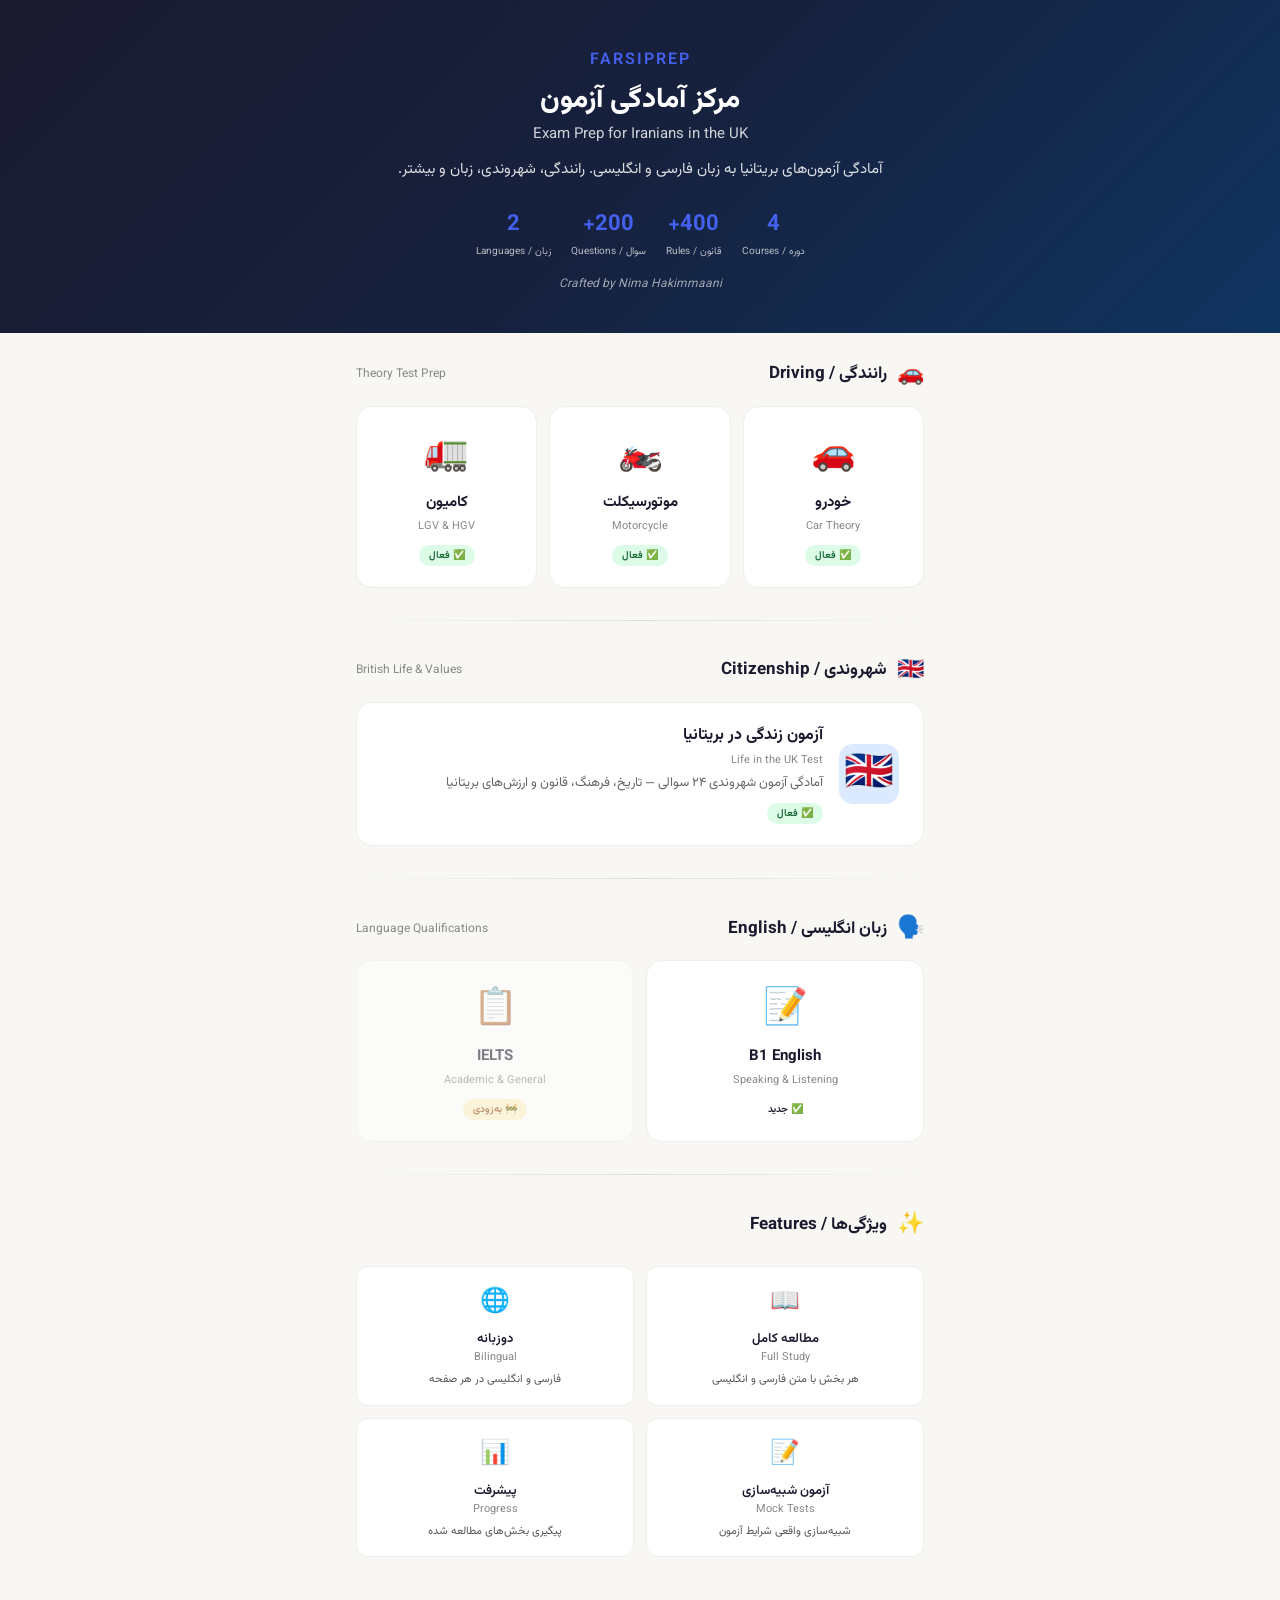
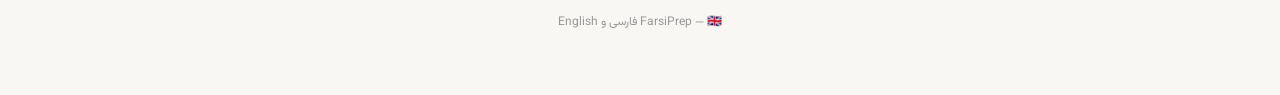
<file: index.html>
<!DOCTYPE html>
<html lang="fa" dir="rtl">
<head>
  <meta charset="utf-8" />
  <meta name="viewport" content="width=device-width, initial-scale=1" />
  <title>FarsiPrep — مرکز آمادگی آزمون برای ایرانیان در بریتانیا</title>
  <meta name="description" content="آمادگی آزمون‌های بریتانیا به زبان فارسی و انگلیسی. آزمون تئوری رانندگی، آزمون شهروندی، زبان انگلیسی و بیشتر." />
  <meta name="theme-color" content="#4361ee" />
  <meta name="apple-mobile-web-app-capable" content="yes" />
  <meta name="apple-mobile-web-app-status-bar-style" content="black-translucent" />
  <meta name="apple-mobile-web-app-title" content="FarsiPrep" />
  <link rel="manifest" href="/farsiprep/manifest.json" />
  <link rel="icon" href="assets/icon.svg" type="image/svg+xml" />
  <link rel="apple-touch-icon" href="assets/icon.svg" />
  <link rel="preconnect" href="https://fonts.googleapis.com" />
  <link rel="preconnect" href="https://fonts.gstatic.com" crossorigin />
  <link href="https://fonts.googleapis.com/css2?family=Vazirmatn:wght@300;400;500;600;700;800&display=swap" rel="stylesheet" />
  <style>
    * { margin: 0; padding: 0; box-sizing: border-box; }
    body {
      font-family: 'Vazirmatn', sans-serif;
      background: #f8f7f4;
      color: #1a1a2e;
      direction: rtl;
      min-height: 100vh;
      padding-bottom: 40px;
    }

    /* ===== SPLASH ===== */
    .splash {
      position: fixed; inset: 0; z-index: 9999;
      background: linear-gradient(135deg, #1a1a2e 0%, #16213e 50%, #0f3460 100%);
      display: flex; flex-direction: column; align-items: center; justify-content: center;
      transition: opacity 0.4s ease-out;
    }
    .splash.hidden { opacity: 0; pointer-events: none; }
    .splash-icon { font-size: 72px; animation: splashPulse 1.5s ease-in-out infinite; }
    .splash-title { color: #fff; font-size: 28px; font-weight: 700; margin-top: 16px; }
    .splash-sub { color: rgba(255,255,255,0.7); font-size: 14px; margin-top: 8px; }
    .splash-loader { width: 48px; height: 4px; background: rgba(255,255,255,0.2); border-radius: 2px; margin-top: 32px; overflow: hidden; }
    .splash-loader-bar { height: 100%; width: 40%; background: #4361ee; border-radius: 2px; animation: splashLoad 1.2s ease-in-out infinite; }
    @keyframes splashPulse { 0%, 100% { transform: scale(1); } 50% { transform: scale(1.1); } }
    @keyframes splashLoad { 0% { transform: translateX(-100%); } 100% { transform: translateX(350%); } }

    /* ===== HERO ===== */
    .hero {
      background: linear-gradient(135deg, #1a1a2e 0%, #16213e 50%, #0f3460 100%);
      color: #fff;
      padding: 48px 24px 40px;
      text-align: center;
      direction: rtl;
    }
    .hero-brand {
      font-size: 16px;
      font-weight: 600;
      letter-spacing: 2px;
      text-transform: uppercase;
      color: #4361ee;
      margin-bottom: 8px;
      direction: ltr;
    }
    .hero h1 {
      font-size: 28px;
      font-weight: 800;
      margin-bottom: 8px;
      line-height: 1.4;
    }
    .hero h1 span {
      display: block;
      font-size: 15px;
      font-weight: 400;
      opacity: 0.8;
      margin-top: 4px;
    }
    .hero p {
      font-size: 15px;
      opacity: 0.85;
      max-width: 520px;
      margin: 12px auto 0;
      line-height: 1.7;
    }
    .hero-stats {
      display: flex;
      justify-content: center;
      gap: 20px;
      margin-top: 24px;
      flex-wrap: wrap;
    }
    .hero-stat { text-align: center; }
    .hero-stat .num { font-size: 22px; font-weight: 700; color: #4361ee; }
    .hero-stat .label { font-size: 10px; opacity: 0.7; margin-top: 2px; }

    /* ===== CONTAINER ===== */
    .container {
      max-width: 600px;
      margin: 0 auto;
      padding: 24px 16px;
    }

    /* ===== CATEGORY SECTION ===== */
    .category-section {
      margin-bottom: 32px;
    }
    .category-label {
      display: flex;
      align-items: center;
      gap: 10px;
      font-size: 17px;
      font-weight: 700;
      margin-bottom: 14px;
      color: #1a1a2e;
    }
    .category-label .emoji { font-size: 22px; }
    .category-label .en {
      font-size: 12px;
      font-weight: 400;
      color: #888;
      margin-right: auto;
      direction: ltr;
    }
    .category-divider {
      height: 1px;
      background: linear-gradient(to left, transparent, #ddd, transparent);
      margin-bottom: 32px;
    }

    /* ===== COURSE CARDS ===== */
    .courses-grid {
      display: grid;
      gap: 12px;
    }
    .courses-grid.three-col {
      grid-template-columns: 1fr 1fr 1fr;
    }
    .course-card {
      background: #fff;
      border-radius: 16px;
      padding: 20px 16px;
      border: 1px solid #eee;
      transition: transform 0.2s, box-shadow 0.2s;
      cursor: pointer;
      text-decoration: none;
      display: block;
      color: inherit;
      direction: rtl;
      text-align: center;
    }
    .course-card:hover {
      transform: translateY(-2px);
      box-shadow: 0 8px 24px rgba(0,0,0,0.08);
      border-color: #4361ee;
    }
    .course-card:active { transform: translateY(0); }
    .course-card .card-icon {
      font-size: 36px;
      margin-bottom: 8px;
    }
    .course-card .card-title {
      font-size: 15px;
      font-weight: 700;
      margin-bottom: 4px;
    }
    .course-card .card-sub {
      font-size: 11px;
      color: #888;
    }
    .course-card .card-badge {
      display: inline-block;
      margin-top: 10px;
      font-size: 10px;
      font-weight: 600;
      padding: 3px 10px;
      border-radius: 20px;
    }
    .card-badge.live { background: #dcfce7; color: #166534; }
    .card-badge.soon { background: #fef3c7; color: #92400e; }

    /* Full-width card variant */
    .course-card.wide {
      padding: 20px 24px;
      text-align: right;
      display: flex;
      align-items: center;
      gap: 16px;
    }
    .course-card.wide .card-icon {
      font-size: 40px;
      margin-bottom: 0;
      width: 60px;
      height: 60px;
      border-radius: 14px;
      display: flex;
      align-items: center;
      justify-content: center;
      flex-shrink: 0;
    }
    .course-card.wide .card-body { flex: 1; }
    .course-card.wide .card-title { font-size: 16px; }
    .course-card.wide .card-desc {
      font-size: 13px;
      color: #666;
      line-height: 1.6;
      margin-top: 4px;
    }

    /* Coming soon card */
    .course-card.coming-soon {
      opacity: 0.55;
      cursor: default;
      pointer-events: none;
    }
    .course-card.coming-soon:hover {
      transform: none;
      box-shadow: none;
      border-color: #eee;
    }

    /* ===== FEATURES ===== */
    .features {
      display: grid;
      grid-template-columns: 1fr 1fr;
      gap: 12px;
      margin-top: 24px;
    }
    .feature {
      background: #fff;
      border-radius: 12px;
      padding: 16px;
      text-align: center;
      border: 1px solid #eee;
    }
    .feature-icon { font-size: 24px; margin-bottom: 8px; }
    .feature h3 { font-size: 13px; font-weight: 600; margin-bottom: 4px; }
    .feature h3 span { display: block; font-size: 11px; font-weight: 400; color: #888; }
    .feature p { font-size: 11px; color: #555; line-height: 1.5; margin-top: 6px; }

    /* ===== FOOTER ===== */
    .footer {
      text-align: center;
      padding: 32px 16px 24px;
      font-size: 12px;
      color: #999;
    }
    .footer a { color: #4361ee; text-decoration: none; }

    @media (max-width: 400px) {
      .hero h1 { font-size: 24px; }
      .courses-grid.three-col { grid-template-columns: 1fr; }
      .features { grid-template-columns: 1fr; }
      .hero-stats { gap: 12px; }
    }
  </style>
</head>
<body>

<!-- SPLASH -->
<div class="splash" id="splash">
  <div class="splash-icon">📚</div>
  <div class="splash-title">FarsiPrep</div>
  <div class="splash-sub">مرکز آمادگی آزمون</div>
  <div class="splash-loader"><div class="splash-loader-bar"></div></div>
</div>

<!-- HERO -->
<div class="hero">
  <div class="hero-brand">FarsiPrep</div>
  <h1>
    مرکز آمادگی آزمون
    <span>Exam Prep for Iranians in the UK</span>
  </h1>
  <p>آمادگی آزمون‌های بریتانیا به زبان فارسی و انگلیسی. رانندگی، شهروندی، زبان و بیشتر.</p>
  <div class="hero-stats">
    <div class="hero-stat"><div class="num">4</div><div class="label">دوره / Courses</div></div>
    <div class="hero-stat"><div class="num">400+</div><div class="label">قانون / Rules</div></div>
    <div class="hero-stat"><div class="num">200+</div><div class="label">سوال / Questions</div></div>
    <div class="hero-stat"><div class="num">2</div><div class="label">زبان / Languages</div></div>
  </div>
  <div style="text-align:center;margin-top:16px;font-size:12px;opacity:0.6;font-style:italic">Crafted by Nima Hakimmaani</div>
</div>

<div class="container">

  <!-- ===== DRIVING ===== -->
  <div class="category-section">
    <div class="category-label">
      <span class="emoji">🚗</span>
      <span>رانندگی / Driving</span>
      <span class="en">Theory Test Prep</span>
    </div>
    <div class="courses-grid three-col">
      <a href="car/" class="course-card">
        <div class="card-icon">🚗</div>
        <div class="card-title">خودرو</div>
        <div class="card-sub">Car Theory</div>
        <span class="card-badge live">✅ فعال</span>
      </a>
      <a href="motorcycle/" class="course-card">
        <div class="card-icon">🏍️</div>
        <div class="card-title">موتورسیکلت</div>
        <div class="card-sub">Motorcycle</div>
        <span class="card-badge live">✅ فعال</span>
      </a>
      <a href="lorry/" class="course-card">
        <div class="card-icon">🚛</div>
        <div class="card-title">کامیون</div>
        <div class="card-sub">LGV & HGV</div>
        <span class="card-badge live">✅ فعال</span>
      </a>
    </div>
  </div>

  <div class="category-divider"></div>

  <!-- ===== CITIZENSHIP ===== -->
  <div class="category-section">
    <div class="category-label">
      <span class="emoji">🇬🇧</span>
      <span>شهروندی / Citizenship</span>
      <span class="en">British Life &amp; Values</span>
    </div>
    <div class="courses-grid">
      <a href="life-in-uk/" class="course-card wide">
        <div class="card-icon" style="background:#dbeafe;color:#1e40af">🇬🇧</div>
        <div class="card-body">
          <div class="card-title">آزمون زندگی در بریتانیا</div>
          <div class="card-sub">Life in the UK Test</div>
          <div class="card-desc">آمادگی آزمون شهروندی ۲۴ سوالی — تاریخ، فرهنگ، قانون و ارزش‌های بریتانیا</div>
          <span class="card-badge live">✅ فعال</span>
        </div>
      </a>
    </div>
  </div>

  <div class="category-divider"></div>

  <!-- ===== ENGLISH ===== -->
  <div class="category-section">
    <div class="category-label">
      <span class="emoji">🗣️</span>
      <span>زبان انگلیسی / English</span>
      <span class="en">Language Qualifications</span>
    </div>
    <div class="courses-grid" style="grid-template-columns: 1fr 1fr; gap: 12px;">
      <a href="b1-english/" class="course-card">
        <div class="card-icon">📝</div>
        <div class="card-title">B1 English</div>
        <div class="card-sub">Speaking &amp; Listening</div>
        <span class="card-badge">✅ جدید</span>
      </a>
      <a href="#" class="course-card coming-soon">
        <div class="card-icon">📋</div>
        <div class="card-title">IELTS</div>
        <div class="card-sub">Academic &amp; General</div>
        <span class="card-badge soon">🚧 به‌زودی</span>
      </a>
    </div>
  </div>

  <div class="category-divider"></div>

  <!-- ===== FEATURES ===== -->
  <div class="category-label" style="margin-bottom:14px">
    <span class="emoji">✨</span>
    <span>ویژگی‌ها / Features</span>
  </div>

  <div class="features">
    <div class="feature">
      <div class="feature-icon">📖</div>
      <h3>مطالعه کامل <span>Full Study</span></h3>
      <p>هر بخش با متن فارسی و انگلیسی</p>
    </div>
    <div class="feature">
      <div class="feature-icon">🌐</div>
      <h3>دوزبانه <span>Bilingual</span></h3>
      <p>فارسی و انگلیسی در هر صفحه</p>
    </div>
    <div class="feature">
      <div class="feature-icon">📝</div>
      <h3>آزمون شبیه‌سازی <span>Mock Tests</span></h3>
      <p>شبیه‌سازی واقعی شرایط آزمون</p>
    </div>
    <div class="feature">
      <div class="feature-icon">📊</div>
      <h3>پیشرفت <span>Progress</span></h3>
      <p>پیگیری بخش‌های مطالعه شده</p>
    </div>
  </div>

</div>

<div class="footer">
  <p>FarsiPrep — 🇬🇧 فارسی و English</p>
</div>

<script>
  window.addEventListener('load', function() {
    setTimeout(function() {
      var splash = document.getElementById('splash');
      if (splash) splash.classList.add('hidden');
      setTimeout(function() { splash.remove(); }, 400);
    }, 800);
  });
  if ('serviceWorker' in navigator) {
    navigator.serviceWorker.register('/farsiprep/sw.js').catch(function(){});
  }
</script>

</body>
</html>
</file>
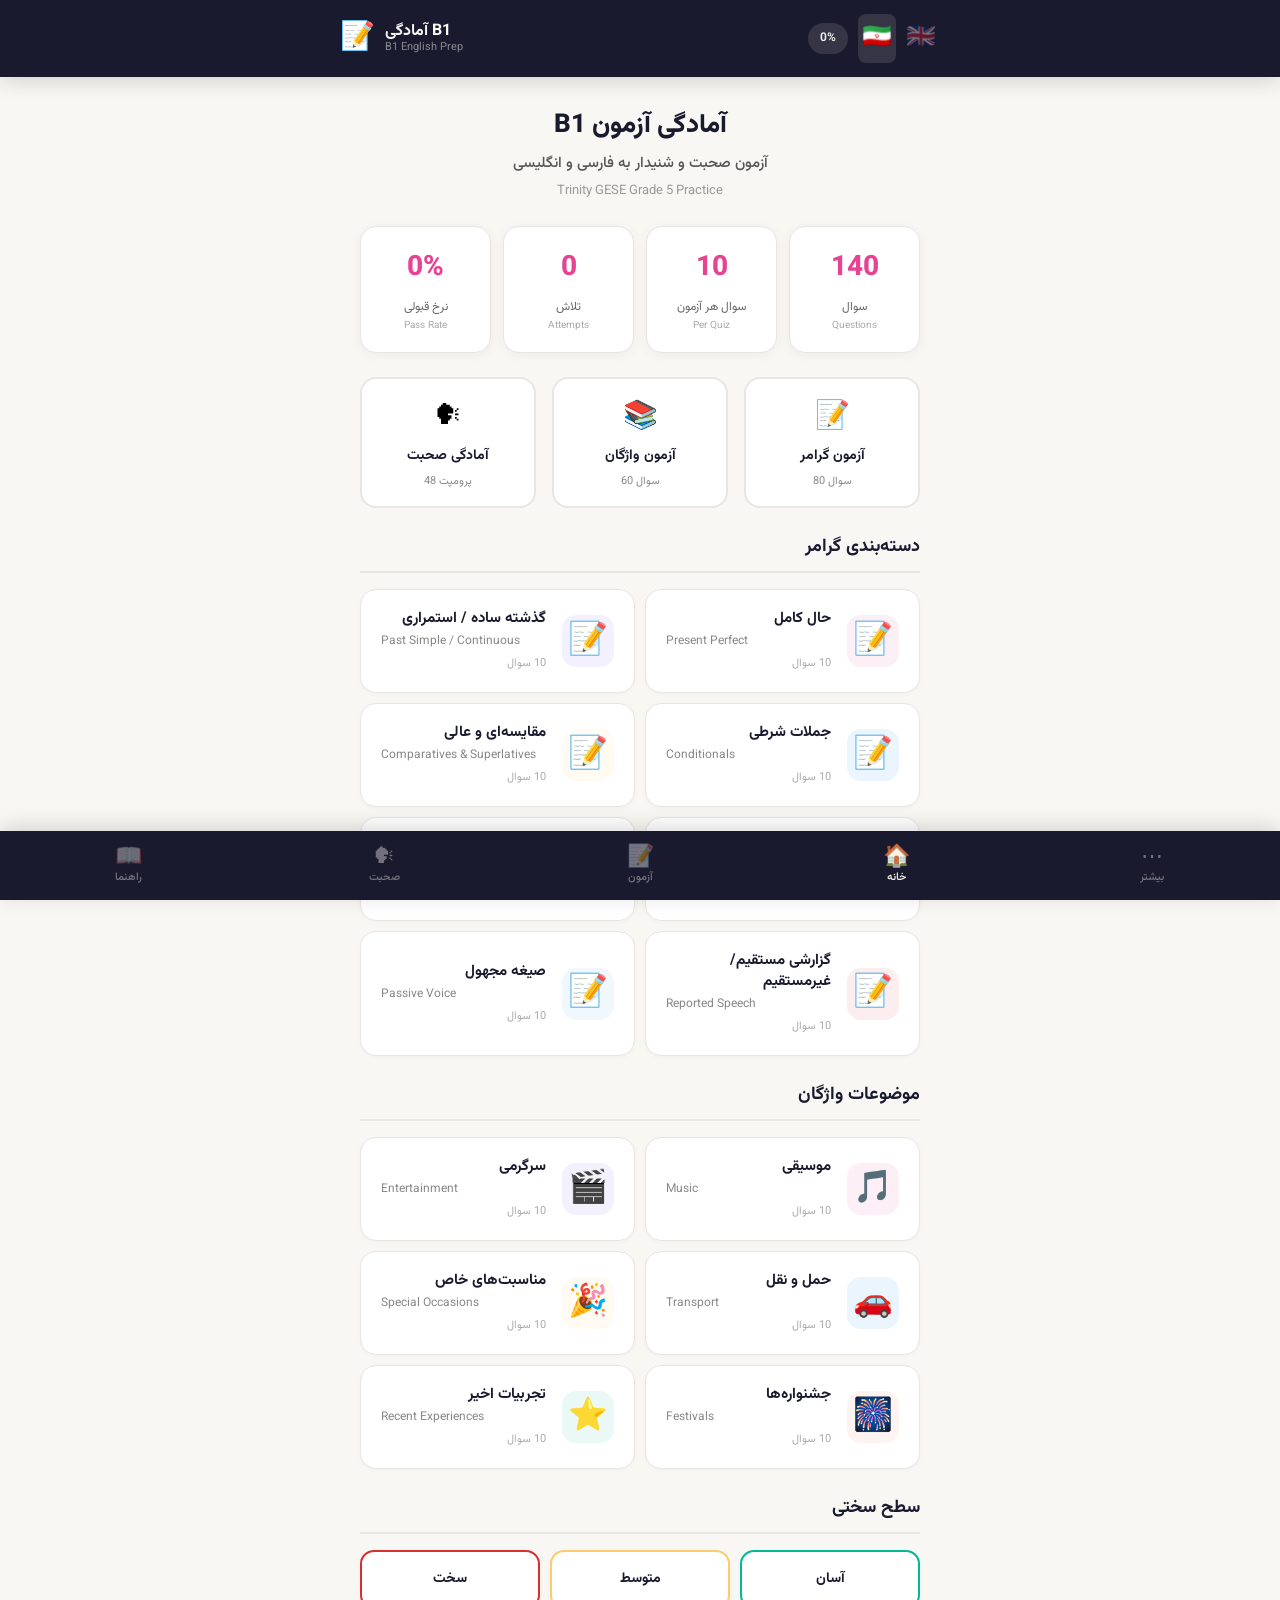
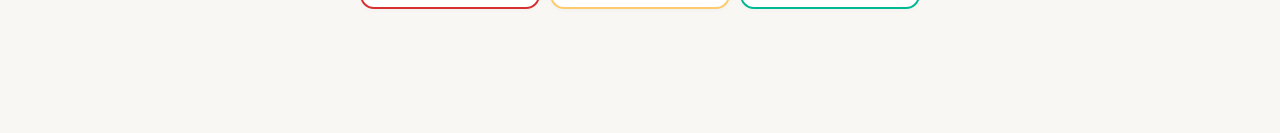
<file: b1-english/index.html>
<!DOCTYPE html>
<html lang="fa" dir="rtl">
<head>
  <meta charset="utf-8" />
  <meta name="viewport" content="width=device-width, initial-scale=1" />
  <meta name="theme-color" content="#e84393" />
  <meta name="apple-mobile-web-app-capable" content="yes" />
  <meta name="apple-mobile-web-app-status-bar-style" content="black-translucent" />
  <meta name="apple-mobile-web-app-title" content="B1 English" />
  <title>آمادگی آزمون B1 — Trinity GESE Grade 5</title>
  <meta name="description" content="آمادگی آزمون B1 Speaking & Listening به فارسی و انگلیسی. Practice Trinity GESE Grade 5 in Farsi and English." />
  <link rel="preconnect" href="https://fonts.googleapis.com" />
  <link rel="preconnect" href="https://fonts.gstatic.com" crossorigin />
  <link href="https://fonts.googleapis.com/css2?family=Vazirmatn:wght@300;400;500;600;700;800&display=swap" rel="stylesheet" />
  <link rel="stylesheet" href="assets/css/main.css" />
  <style>
    .splash{position:fixed;inset:0;z-index:9999;background:linear-gradient(135deg,#1a1a2e,#2d1b3d,#3d1f3d);display:flex;flex-direction:column;align-items:center;justify-content:center;transition:opacity .4s ease-out}
    .splash.hidden{opacity:0;pointer-events:none}
    .splash-icon{font-size:72px;animation:splashPulse 1.5s ease-in-out infinite}
    .splash-title{color:#fff;font-size:28px;font-weight:700;margin-top:16px}
    .splash-sub{color:rgba(255,255,255,.7);font-size:14px;margin-top:8px}
    .splash-loader{width:48px;height:4px;background:rgba(255,255,255,.2);border-radius:2px;margin-top:32px;overflow:hidden}
    .splash-loader-bar{height:100%;width:40%;background:#e84393;border-radius:2px;animation:splashLoad 1.2s ease-in-out infinite}
    @keyframes splashPulse{0%,100%{transform:scale(1)}50%{transform:scale(1.1)}}
    @keyframes splashLoad{0%{transform:translateX(-100%)}100%{transform:translateX(350%)}}
  </style>
</head>
<body>
  <div class="splash" id="splash"><div class="splash-icon">📝</div><div class="splash-title">آمادگی آزمون B1</div><div class="splash-sub">Trinity GESE Grade 5</div><div class="splash-loader"><div class="splash-loader-bar"></div></div></div>

  <header class="app-header">
    <div class="header-inner">
      <div class="brand" id="brandBtn">
        <span class="brand-icon">📝</span>
        <div class="brand-text">
          <span class="brand-fa">آمادگی B1</span>
          <span class="brand-en">B1 English Prep</span>
        </div>
      </div>
      <div class="header-actions">
        <div class="progress-pill" id="progressPill">
          <span id="progressText">0%</span>
        </div>
        <div class="lang-flags">
          <span class="lang-flag-btn active" id="langFa" title="فارسی">🇮🇷</span>
          <span class="lang-flag-btn" id="langEn" title="English">🇬🇧</span>
        </div>
      </div>
    </div>
  </header>

  <main id="app">
    <!-- HOME VIEW -->
    <div class="view active" id="homeView">
      <div class="hero">
        <h1 class="hero-title">آمادگی آزمون B1</h1>
        <p class="hero-sub">آزمون صحبت و شنیدار به فارسی و انگلیسی</p>
        <p class="hero-sub-en">Trinity GESE Grade 5 Practice</p>
      </div>

      <div class="stats-row">
        <div class="stat-card">
          <span class="stat-num" id="statQuestions">0</span>
          <span class="stat-label">سوال</span>
          <span class="stat-label-en">Questions</span>
        </div>
        <div class="stat-card">
          <span class="stat-num" id="statPerQuiz">10</span>
          <span class="stat-label">سوال هر آزمون</span>
          <span class="stat-label-en">Per Quiz</span>
        </div>
        <div class="stat-card">
          <span class="stat-num" id="statAttempts">0</span>
          <span class="stat-label">تلاش</span>
          <span class="stat-label-en">Attempts</span>
        </div>
        <div class="stat-card">
          <span class="stat-num" id="statPassRate">0%</span>
          <span class="stat-label">نرخ قبولی</span>
          <span class="stat-label-en">Pass Rate</span>
        </div>
      </div>

      <div id="quickActions"></div>

      <h2 class="section-heading" id="grammarHeading">دسته‌بندی گرامر</h2>
      <div class="category-grid" id="grammarGrid">
        <!-- Filled by JS -->
      </div>

      <h2 class="section-heading" id="vocabHeading">موضوعات واژگان</h2>
      <div class="category-grid" id="vocabGrid">
        <!-- Filled by JS -->
      </div>

      <h2 class="section-heading" id="diffHeading">سطح سختی</h2>
      <div id="difficultySection"></div>

      <div id="historySection"></div>
    </div>

    <!-- QUIZ VIEW -->
    <div class="view" id="quizView">
      <button class="back-btn" id="quizBackBtn">← بازگشت / Back</button>
      <div class="quiz-container" id="quizContainer">
        <!-- Filled by JS -->
      </div>
    </div>

    <!-- SPEAKING VIEW -->
    <div class="view" id="speakingView">
      <button class="back-btn" id="speakingBackBtn">← بازگشت / Back</button>
      <div id="speakingContainer">
        <!-- Filled by JS -->
      </div>
    </div>

    <!-- GUIDE VIEW -->
    <div class="view" id="guideView">
      <button class="back-btn" id="guideBackBtn">← بازگشت / Back</button>
      <div id="guideContainer">
        <!-- Filled by JS -->
      </div>
    </div>

    <!-- STUDY VIEW -->
    <div class="view" id="studyView">
      <button class="back-btn" id="studyBackBtn">← بازگشت / Back</button>
      <div id="studyContainer">
        <!-- Filled by JS -->
      </div>
    </div>

    <!-- PROGRESS VIEW -->
    <div class="view" id="progressView">
      <div class="progress-container" id="progressContainer">
        <!-- Filled by JS -->
      </div>
    </div>
  </main>

  <!-- Bottom Tab Navigation -->
  <nav class="bottom-nav" id="bottomNav">
    <button class="bottom-nav-item" id="navMore" onclick="toggleMoreMenu(event)">
      <span class="bottom-nav-icon">⋯</span>
      <span class="bottom-nav-label">بیشتر</span>
    </button>
    <button class="bottom-nav-item active" id="navHome" data-target="home">
      <span class="bottom-nav-icon">🏠</span>
      <span class="bottom-nav-label">خانه</span>
    </button>
    <button class="bottom-nav-item" id="navQuiz" data-target="quiz">
      <span class="bottom-nav-icon">📝</span>
      <span class="bottom-nav-label">آزمون</span>
    </button>
    <button class="bottom-nav-item" id="navSpeaking" data-target="speaking">
      <span class="bottom-nav-icon">🗣</span>
      <span class="bottom-nav-label">صحبت</span>
    </button>
    <button class="bottom-nav-item" id="navGuide" data-target="guide">
      <span class="bottom-nav-icon">📖</span>
      <span class="bottom-nav-label">راهنما</span>
    </button>
  </nav>

  <!-- More Menu Popup -->
  <div class="more-menu" id="moreMenu">
    <div class="more-menu-backdrop" onclick="closeMoreMenu()"></div>
    <div class="more-menu-sheet">
      <button class="more-menu-item" data-target="study" onclick="navFromMore('study')">📚 مطالعه / Study</button>
      <button class="more-menu-item" data-target="progress" onclick="navFromMore('progress')">📊 پیشرفت / Progress</button>
    </div>
  </div>

  <script src="assets/js/data-v1.js"></script>
  <script src="assets/js/speaking-data.js"></script>
  <script src="assets/js/app.js"></script>
  <script>
    function toggleMoreMenu(e) {
      e && e.stopPropagation();
      document.getElementById('moreMenu').classList.toggle('open');
    }
    function closeMoreMenu() {
      document.getElementById('moreMenu').classList.remove('open');
    }
    function navFromMore(target) {
      closeMoreMenu();
      if (target === 'study' && typeof openStudy === 'function') openStudy();
      else if (target === 'progress' && typeof openProgress === 'function') openProgress();
      else if (typeof showView === 'function') showView(target);
    }
  </script>
  <script>window.addEventListener("load",function(){setTimeout(function(){var s=document.getElementById("splash");if(s)s.classList.add("hidden");setTimeout(function(){s.remove()},400)},800)});</script>
</body>
</html>
</file>
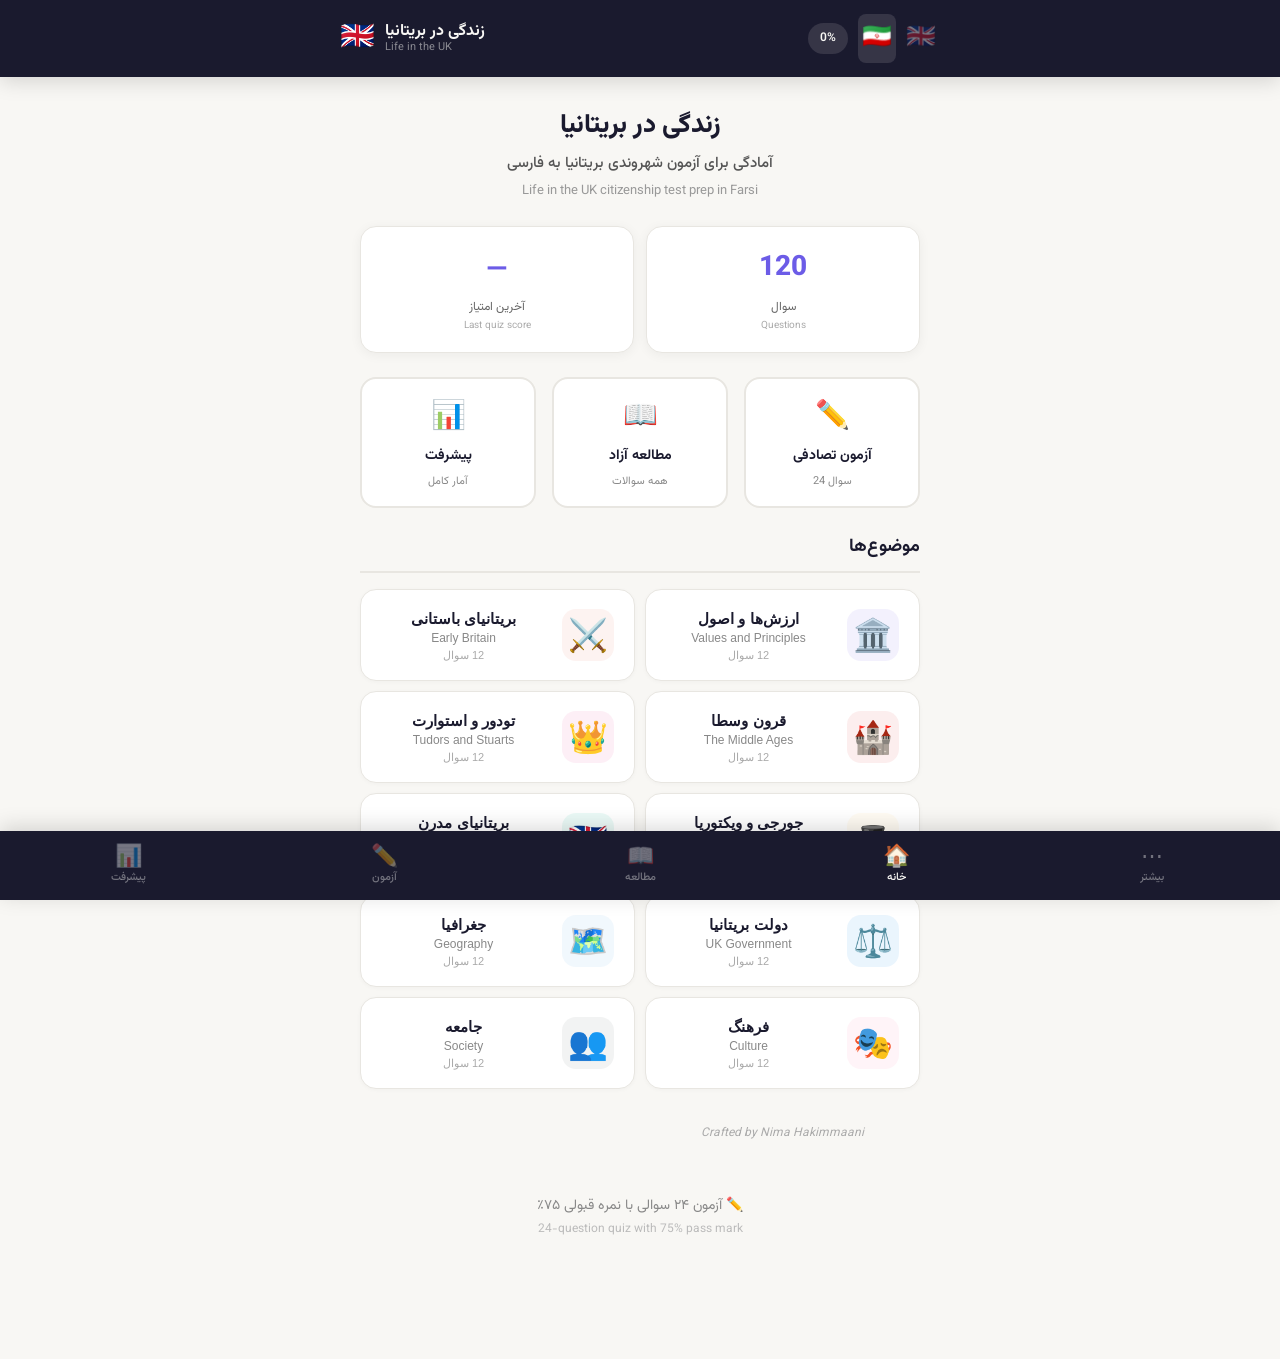
<file: life-in-uk/index.html>
<!DOCTYPE html>
<html lang="fa" dir="rtl">
<head>
  <meta charset="utf-8" />
  <meta name="viewport" content="width=device-width, initial-scale=1" />
  <meta name="theme-color" content="#6c5ce7" />
  <meta name="apple-mobile-web-app-capable" content="yes" />
  <meta name="apple-mobile-web-app-status-bar-style" content="black-translucent" />
  <meta name="apple-mobile-web-app-title" content="Life in UK" />
  <title>زندگی در بریتانیا — Life in the UK</title>
  <meta name="description" content="Learn Life in the UK test in Farsi with English translations." />
  <link rel="preconnect" href="https://fonts.googleapis.com" />
  <link rel="preconnect" href="https://fonts.gstatic.com" crossorigin />
  <link href="https://fonts.googleapis.com/css2?family=Vazirmatn:wght@300;400;500;600;700;800&display=swap" rel="stylesheet" />
  <link rel="stylesheet" href="assets/css/main-v1.css" />
  <style>
    .splash{position:fixed;inset:0;z-index:9999;background:linear-gradient(135deg,#1a1a2e,#16213e,#0f3460);display:flex;flex-direction:column;align-items:center;justify-content:center;transition:opacity .4s ease-out}
    .splash.hidden{opacity:0;pointer-events:none}
    .splash-icon{font-size:72px;animation:splashPulse 1.5s ease-in-out infinite}
    .splash-title{color:#fff;font-size:28px;font-weight:700;margin-top:16px}
    .splash-sub{color:rgba(255,255,255,.7);font-size:14px;margin-top:8px}
    .splash-loader{width:48px;height:4px;background:rgba(255,255,255,.2);border-radius:2px;margin-top:32px;overflow:hidden}
    .splash-loader-bar{height:100%;width:40%;background:#6c5ce7;border-radius:2px;animation:splashLoad 1.2s ease-in-out infinite}
    @keyframes splashPulse{0%,100%{transform:scale(1)}50%{transform:scale(1.1)}}
    @keyframes splashLoad{0%{transform:translateX(-100%)}100%{transform:translateX(350%)}}
  </style>
</head>
<body>
  <div class="splash" id="splash"><div class="splash-icon">🇬🇧</div><div class="splash-title">زندگی در بریتانیا</div><div class="splash-sub">Life in the UK Test Prep</div><div class="splash-loader"><div class="splash-loader-bar"></div></div></div>

  <header class="app-header">
    <div class="header-inner">
      <div class="brand">
        <span class="brand-icon">🇬🇧</span>
        <div class="brand-text">
          <span class="brand-fa">زندگی در بریتانیا</span>
          <span class="brand-en">Life in the UK</span>
        </div>
      </div>
      <div class="header-actions">
        <div class="progress-pill" id="progressPill">
          <span id="progressText">0%</span>
        </div>
        <div class="lang-flags">
          <span class="lang-flag-btn active" id="langFa" title="فارسی">🇮🇷</span>
          <span class="lang-flag-btn" id="langEn" title="English">🇬🇧</span>
        </div>
      </div>
    </div>
  </header>

  <main id="app">
    <!-- HOME VIEW -->
    <div class="view active" id="homeView">
      <div class="hero">
        <h1 class="hero-title">زندگی در بریتانیا</h1>
        <p class="hero-sub">آمادگی برای آزمون شهروندی بریتانیا به فارسی</p>
        <p class="hero-sub-en">Life in the UK citizenship test prep in Farsi</p>
      </div>

      <div class="stats-row">
        <div class="stat-card">
          <span class="stat-num" id="totalQuestions">0</span>
          <span class="stat-label">سوال</span>
          <span class="stat-label-en">Questions</span>
        </div>
        <div class="stat-card">
          <span class="stat-num" id="lastScore">—</span>
          <span class="stat-label">آخرین امتیاز</span>
          <span class="stat-label-en">Last quiz score</span>
        </div>
      </div>

      <!-- Quick Actions -->
      <div id="quickActions"></div>

      <h2 class="section-heading" id="catHeading">موضوع‌ها</h2>
      <div class="category-grid" id="categoryGrid">
        <!-- Filled by JS -->
      </div>

      <div class="cta-section">
        <p>✏️ آزمون ۲۴ سوالی با نمره قبولی ۷۵٪</p>
        <p class="cta-sub">24-question quiz with 75% pass mark</p>
      </div>
    </div>

    <!-- SECTION VIEW -->
    <div class="view" id="sectionView">
      <button class="back-btn" id="backBtn">← بازگشت / Back</button>
      <div class="section-content" id="sectionContent">
        <!-- Filled by JS -->
      </div>
    </div>

    <!-- QUIZ VIEW -->
    <div class="view" id="quizView">
      <button class="back-btn" id="quizBackBtn">← بازگشت / Back</button>
      <div class="quiz-container" id="quizContainer">
        <!-- Filled by JS -->
      </div>
    </div>

    <!-- STUDY VIEW -->
    <div class="view" id="studyView">
      <button class="back-btn" id="studyBackBtn">← بازگشت / Back</button>
      <div class="study-container" id="studyContainer">
        <!-- Filled by JS -->
      </div>
    </div>

    <!-- PROGRESS VIEW -->
    <div class="view" id="progressView">
      <div class="progress-container" id="progressContainer">
        <!-- Filled by JS -->
      </div>
    </div>
  </main>

  <!-- Bottom Tab Navigation -->
  <nav class="bottom-nav" id="bottomNav">
    <button class="bottom-nav-item" id="navMore" onclick="toggleMoreMenu(event)">
      <span class="bottom-nav-icon">⋯</span>
      <span class="bottom-nav-label">بیشتر</span>
    </button>
    <button class="bottom-nav-item active" id="navHome" data-target="home">
      <span class="bottom-nav-icon">🏠</span>
      <span class="bottom-nav-label">خانه</span>
    </button>
    <button class="bottom-nav-item" id="navStudy" data-target="study">
      <span class="bottom-nav-icon">📖</span>
      <span class="bottom-nav-label">مطالعه</span>
    </button>
    <button class="bottom-nav-item" id="navQuiz" data-target="quiz">
      <span class="bottom-nav-icon">✏️</span>
      <span class="bottom-nav-label">آزمون</span>
    </button>
    <button class="bottom-nav-item" id="navProgress" data-target="progress">
      <span class="bottom-nav-icon">📊</span>
      <span class="bottom-nav-label">پیشرفت</span>
    </button>
  </nav>

  <!-- More Menu Popup -->
  <div class="more-menu" id="moreMenu">
    <div class="more-menu-backdrop" onclick="closeMoreMenu()"></div>
    <div class="more-menu-sheet">
      <button class="more-menu-item" onclick="navFromMore('study')">📖 مطالعه آزاد / Study All</button>
      <button class="more-menu-item" onclick="navFromMore('progress')">📊 پیشرفت / Progress</button>
    </div>
  </div>

  <script src="assets/js/data-v1.js"></script>
  <script src="assets/js/app-v1.js"></script>
  <script>
    function toggleMoreMenu(e) {
      e && e.stopPropagation();
      document.getElementById('moreMenu').classList.toggle('open');
    }
    function closeMoreMenu() {
      document.getElementById('moreMenu').classList.remove('open');
    }
    function navFromMore(target) {
      closeMoreMenu();
      if (typeof showView === 'function') showView(target);
      else if (typeof openStudy === 'function' && target === 'study') openStudy();
      else if (typeof openProgress === 'function' && target === 'progress') openProgress();
    }
  </script>
  <script>window.addEventListener("load",function(){setTimeout(function(){var s=document.getElementById("splash");if(s)s.classList.add("hidden");setTimeout(function(){s.remove()},400)},800)});</script>
</body>
</html>
</file>
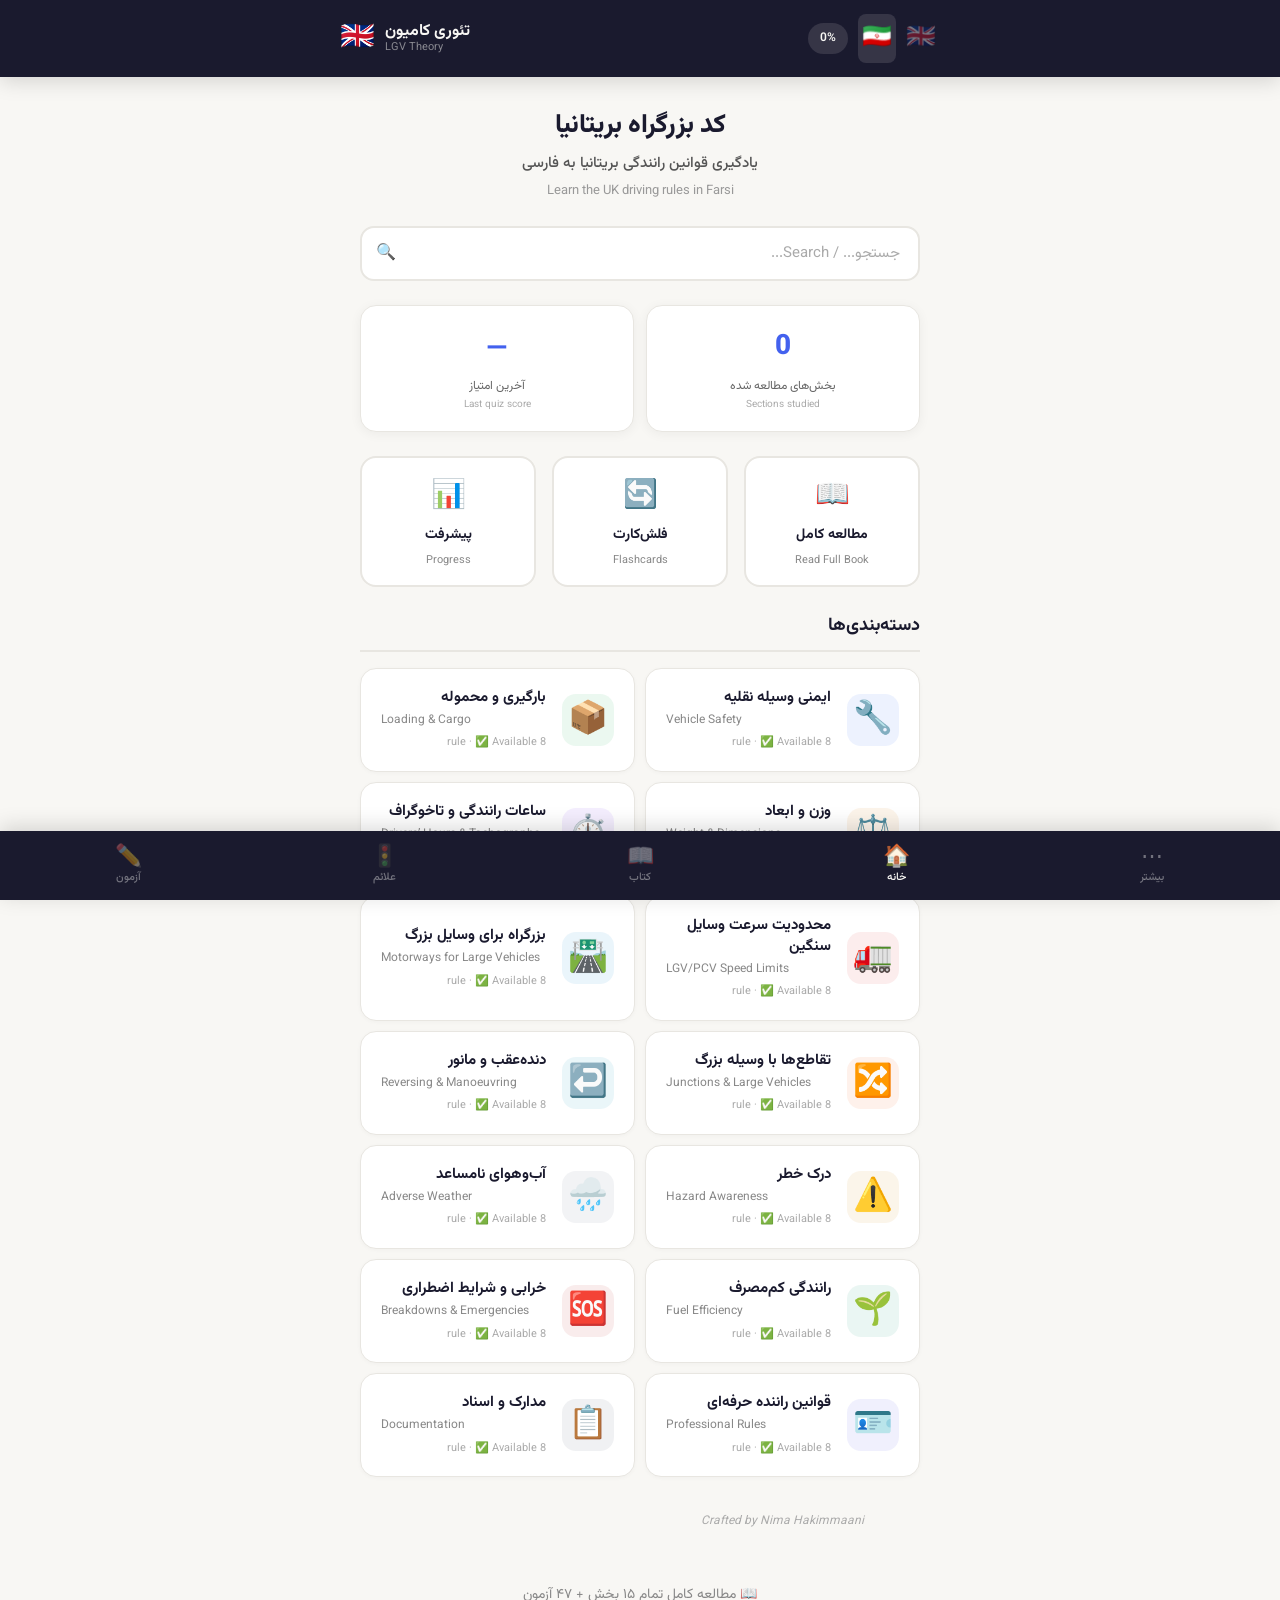
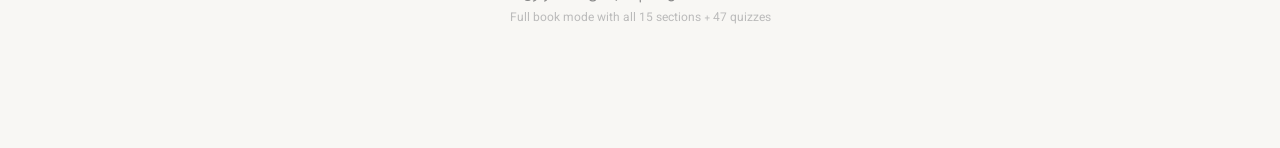
<file: lorry/index.html>
<!DOCTYPE html>
<html lang="fa" dir="rtl">
<head>
  <meta charset="utf-8" />
  <meta name="viewport" content="width=device-width, initial-scale=1" />
  <meta name="theme-color" content="#4361ee" />
  <meta name="apple-mobile-web-app-capable" content="yes" />
  <meta name="apple-mobile-web-app-status-bar-style" content="black-translucent" />
  <meta name="apple-mobile-web-app-title" content="UK Theory" />
  <link rel="manifest" href="/farsiprep/manifest.json" />
  <title>آزمون تئوری کامیون و اتوبوس — LGV & PCV Theory Test</title>
  <meta name="description" content="Prepare for your UK LGV/PCV Theory Test. Bilingual study guide for lorry and bus drivers." />
  <link rel="preconnect" href="https://fonts.googleapis.com" />
  <link rel="preconnect" href="https://fonts.gstatic.com" crossorigin />
  <link href="https://fonts.googleapis.com/css2?family=Vazirmatn:wght@300;400;500;600;700;800&display=swap" rel="stylesheet" />
  <link rel="stylesheet" href="assets/css/main-v9.css" />
  <link rel="stylesheet" href="../assets/css/hazard-course-v2.css" />
  <style>
    .splash{position:fixed;inset:0;z-index:9999;background:linear-gradient(135deg,#1a1a2e,#16213e,#0f3460);display:flex;flex-direction:column;align-items:center;justify-content:center;transition:opacity .4s ease-out}
    .splash.hidden{opacity:0;pointer-events:none}
    .splash-icon{font-size:72px;animation:splashPulse 1.5s ease-in-out infinite}
    .splash-title{color:#fff;font-size:28px;font-weight:700;margin-top:16px}
    .splash-sub{color:rgba(255,255,255,.7);font-size:14px;margin-top:8px}
    .splash-loader{width:48px;height:4px;background:rgba(255,255,255,.2);border-radius:2px;margin-top:32px;overflow:hidden}
    .splash-loader-bar{height:100%;width:40%;background:#4361ee;border-radius:2px;animation:splashLoad 1.2s ease-in-out infinite}
    @keyframes splashPulse{0%,100%{transform:scale(1)}50%{transform:scale(1.1)}}
    @keyframes splashLoad{0%{transform:translateX(-100%)}100%{transform:translateX(350%)}}
  </style>
</head>
<body>
  <div class="splash" id="splash"><div class="splash-icon">🇬🇧</div><div class="splash-title">آزمون تئوری بریتانیا</div><div class="splash-sub">UK Theory Test Prep</div><div class="splash-loader"><div class="splash-loader-bar"></div></div></div>
  <header class="app-header">
    <div class="header-inner">
      <div class="brand">
        <span class="brand-icon">🇬🇧</span>
        <div class="brand-text">
          <span class="brand-fa">تئوری کامیون</span>
          <span class="brand-en">LGV Theory</span>
        </div>
      </div>
      <div class="header-actions">
        <div class="progress-pill" id="progressPill">
          <span id="progressText">0%</span>
        </div>
        <div class="lang-flags">
          <span class="lang-flag-btn active" id="langFa" title="فارسی">🇮🇷</span>
          <span class="lang-flag-btn" id="langEn" title="English">🇬🇧</span>
        </div>
      </div>
    </div>
  </header>

  <main id="app">
    <!-- HOME VIEW -->
    <div class="view active" id="homeView">
      <div class="hero">
        <h1 class="hero-title">کد بزرگراه بریتانیا</h1>
        <p class="hero-sub">یادگیری قوانین رانندگی بریتانیا به فارسی</p>
        <p class="hero-sub-en">Learn the UK driving rules in Farsi</p>
      </div>

      <div class="search-bar">
        <input type="text" id="searchInput" placeholder="جستجو... / Search..." />
        <span class="search-icon">🔍</span>
      </div>

      <div class="stats-row">
        <div class="stat-card">
          <span class="stat-num" id="sectionsCompleted">0</span>
          <span class="stat-label">بخش‌های مطالعه شده</span>
          <span class="stat-label-en">Sections studied</span>
        </div>
        <div class="stat-card">
          <span class="stat-num" id="quizScore">—</span>
          <span class="stat-label">آخرین امتیاز</span>
          <span class="stat-label-en">Last quiz score</span>
        </div>
      </div>

      <!-- Quick Actions -->
      <div id="quickActions"></div>

      <h2 class="section-heading" id="catHeading">دسته‌بندی‌ها</h2>
      <div class="category-grid" id="categoryGrid">
        <!-- Filled by JS -->
      </div>

      <div class="cta-section">
        <p>📖 مطالعه کامل تمام ۱۵ بخش + ۴۷ آزمون</p>
        <p class="cta-sub">Full book mode with all 15 sections + 47 quizzes</p>
      </div>
    </div>

    <!-- SECTION VIEW -->
    <div class="view" id="sectionView">
      <button class="back-btn" id="backBtn">← بازگشت / Back</button>
      <div class="section-content" id="sectionContent">
        <!-- Filled by JS -->
      </div>
    </div>

    <!-- QUIZ VIEW -->
    <div class="view" id="quizView">
      <button class="back-btn" id="quizBackBtn">← بازگشت / Back</button>
      <div class="quiz-container" id="quizContainer">
        <!-- Filled by JS -->
      </div>
    </div>

    <!-- FLASHCARD VIEW -->
    <div class="view" id="flashcardsView">
      <div class="flashcard-container" id="flashcardContainer">
        <!-- Filled by JS -->
      </div>
    </div>

    <!-- PROGRESS VIEW -->
    <div class="view" id="progressView">
      <div class="progress-container" id="progressContainer">
        <!-- Filled by JS -->
      </div>
    </div>

    <!-- FULL READ VIEW -->
    <div class="view" id="readView">
      <div class="read-container" id="readContainer">
        <!-- Filled by JS -->
      </div>
    </div>
  </main>

  <!-- Bottom Tab Navigation -->
  <nav class="bottom-nav" id="bottomNav">
    <button class="bottom-nav-item" id="navMore" onclick="toggleMoreMenu(event)">
      <span class="bottom-nav-icon">⋯</span>
      <span class="bottom-nav-label">بیشتر</span>
    </button>
    <button class="bottom-nav-item active" id="navHome" data-target="home">
      <span class="bottom-nav-icon">🏠</span>
      <span class="bottom-nav-label">خانه</span>
    </button>
    <button class="bottom-nav-item" id="navRead" data-target="read">
      <span class="bottom-nav-icon">📖</span>
      <span class="bottom-nav-label">کتاب</span>
    </button>
    <button class="bottom-nav-item" id="navSigns" data-target="signs">
      <span class="bottom-nav-icon">🚦</span>
      <span class="bottom-nav-label">علائم</span>
    </button>
    <button class="bottom-nav-item" id="navQuiz" data-target="quiz">
      <span class="bottom-nav-icon">✏️</span>
      <span class="bottom-nav-label">آزمون</span>
    </button>
  </nav>

  <!-- More Menu Popup -->
  <div class="more-menu" id="moreMenu">
    <div class="more-menu-backdrop" onclick="closeMoreMenu()"></div>
    <div class="more-menu-sheet">
      <button class="more-menu-item" data-target="hazard" onclick="navFromMore('hazard')">⚠️ خطرات / Hazards</button>
      <button class="more-menu-item" data-target="flashcards" onclick="navFromMore('flashcards')">🔄 فلش‌کارت / Flashcards</button>
      <button class="more-menu-item" data-target="showme" onclick="navFromMore('showme')">🔧 نمایش/توضیح / Show-Tell</button>
      <button class="more-menu-item" data-target="progress" onclick="navFromMore('progress')">📊 پیشرفت / Progress</button>
    </div>
  </div>

  <script src="assets/js/data-v2.js"></script>
  <script src="assets/js/signs-v3.js"></script>
  <script src="assets/js/app-v14.js"></script>
  <script src="assets/js/showme-v2.js"></script>
  <script src="assets/js/hazard-v2.js"></script>
    <script>
  function toggleMoreMenu(e) {
    e && e.stopPropagation();
    document.getElementById('moreMenu').classList.toggle('open');
  }
  function closeMoreMenu() {
    document.getElementById('moreMenu').classList.remove('open');
  }
  function navFromMore(target) {
    closeMoreMenu();
    if (target === 'hazard' && typeof openHazardGallery === 'function') openHazardGallery();
    else if (target === 'flashcards' && typeof openFlashcards === 'function') openFlashcards();
    else if (target === 'showme' && typeof openShowMe === 'function') openShowMe();
    else if (target === 'progress' && typeof openProgress === 'function') openProgress();
    else if (typeof showView === 'function') showView(target);
  }
  </script>
  <script>window.addEventListener("load",function(){setTimeout(function(){var s=document.getElementById("splash");if(s)s.classList.add("hidden");setTimeout(function(){s.remove()},400)},800)});</script>
</body>
</html>
</file>
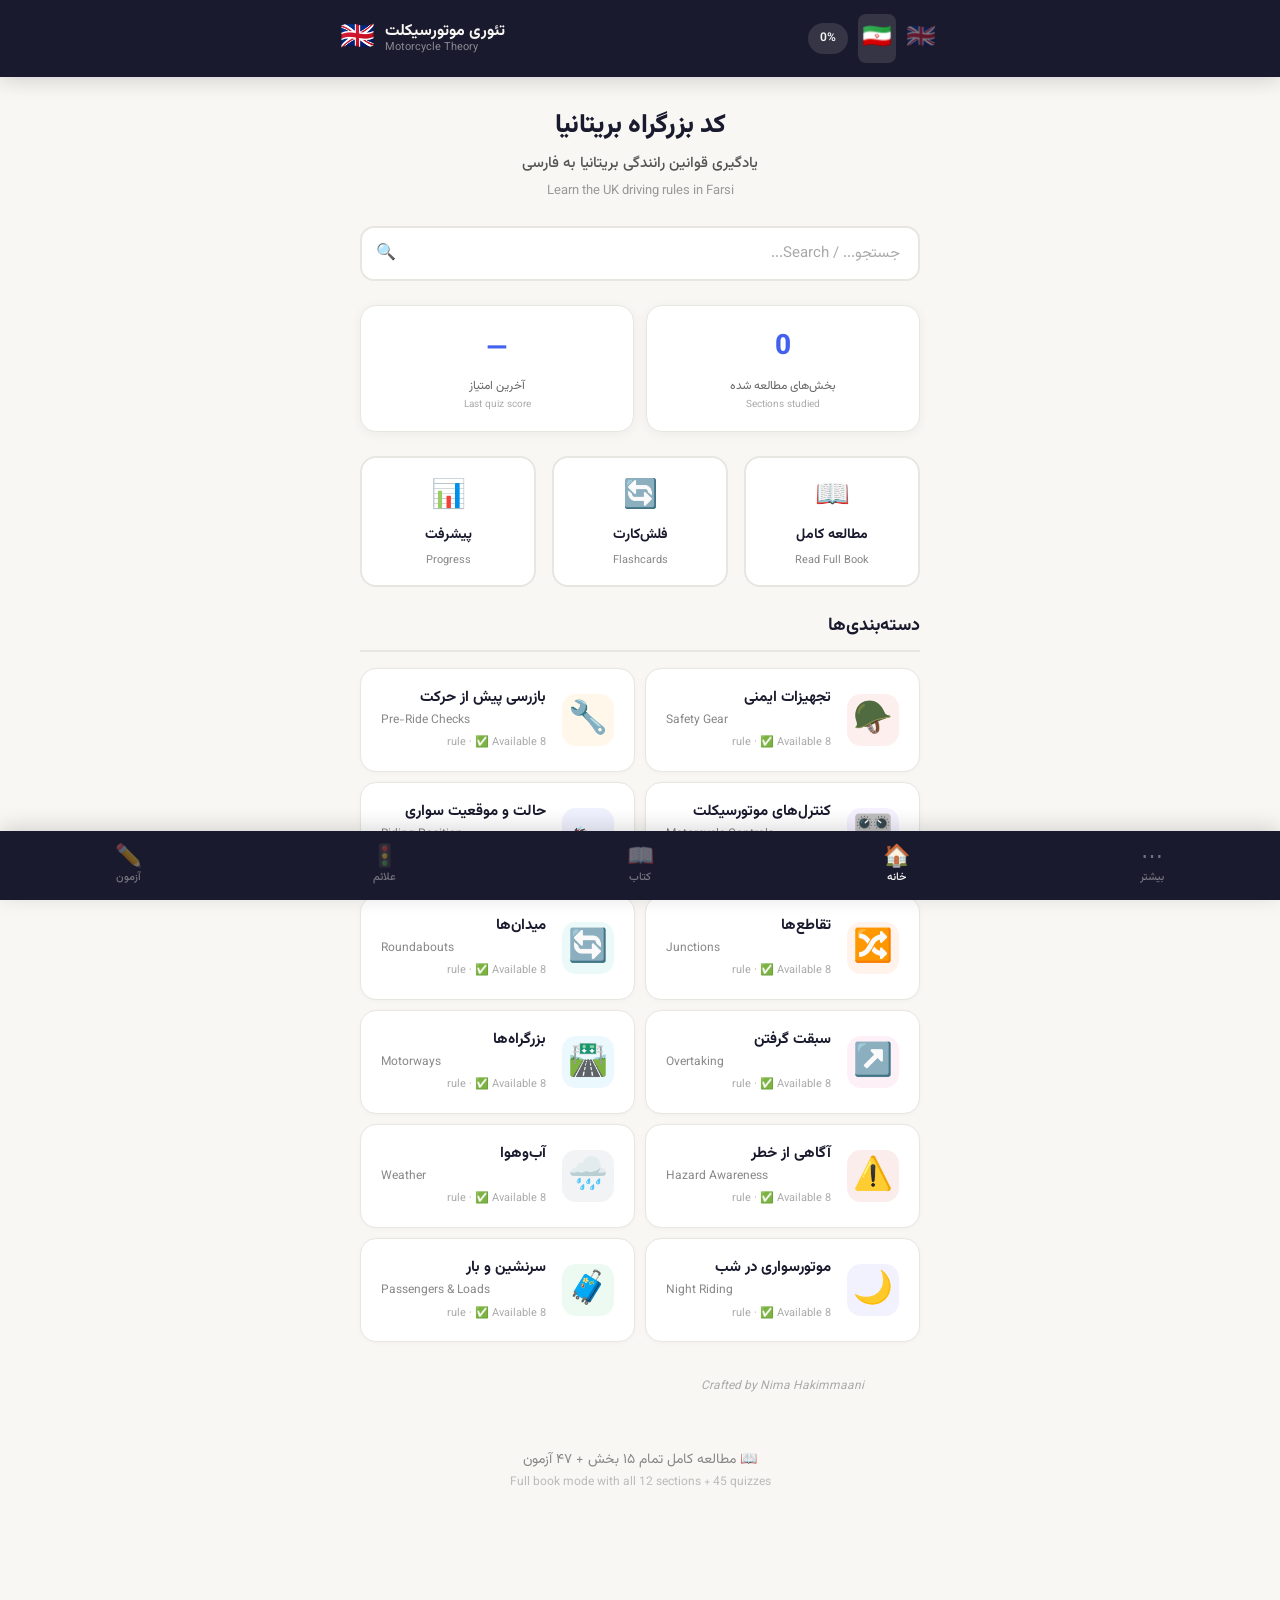
<file: motorcycle/index.html>
<!DOCTYPE html>
<html lang="fa" dir="rtl">
<head>
  <meta charset="utf-8" />
  <meta name="viewport" content="width=device-width, initial-scale=1" />
  <meta name="theme-color" content="#4361ee" />
  <meta name="apple-mobile-web-app-capable" content="yes" />
  <meta name="apple-mobile-web-app-status-bar-style" content="black-translucent" />
  <meta name="apple-mobile-web-app-title" content="UK Theory" />
  <link rel="manifest" href="/farsiprep/manifest.json" />
  <title>آزمون تئوری موتورسیکلت — Motorcycle Theory Test</title>
  <meta name="description" content="Prepare for your UK Motorcycle Theory Test. Bilingual study guide in Farsi and English." />
  <link rel="preconnect" href="https://fonts.googleapis.com" />
  <link rel="preconnect" href="https://fonts.gstatic.com" crossorigin />
  <link href="https://fonts.googleapis.com/css2?family=Vazirmatn:wght@300;400;500;600;700;800&display=swap" rel="stylesheet" />
  <link rel="stylesheet" href="assets/css/main-v9.css" />
  <link rel="stylesheet" href="../assets/css/hazard-course-v2.css" />
  <style>
    .splash{position:fixed;inset:0;z-index:9999;background:linear-gradient(135deg,#1a1a2e,#16213e,#0f3460);display:flex;flex-direction:column;align-items:center;justify-content:center;transition:opacity .4s ease-out}
    .splash.hidden{opacity:0;pointer-events:none}
    .splash-icon{font-size:72px;animation:splashPulse 1.5s ease-in-out infinite}
    .splash-title{color:#fff;font-size:28px;font-weight:700;margin-top:16px}
    .splash-sub{color:rgba(255,255,255,.7);font-size:14px;margin-top:8px}
    .splash-loader{width:48px;height:4px;background:rgba(255,255,255,.2);border-radius:2px;margin-top:32px;overflow:hidden}
    .splash-loader-bar{height:100%;width:40%;background:#4361ee;border-radius:2px;animation:splashLoad 1.2s ease-in-out infinite}
    @keyframes splashPulse{0%,100%{transform:scale(1)}50%{transform:scale(1.1)}}
    @keyframes splashLoad{0%{transform:translateX(-100%)}100%{transform:translateX(350%)}}
  </style>
</head>
<body>
  <div class="splash" id="splash"><div class="splash-icon">🇬🇧</div><div class="splash-title">آزمون تئوری بریتانیا</div><div class="splash-sub">UK Theory Test Prep</div><div class="splash-loader"><div class="splash-loader-bar"></div></div></div>
  <header class="app-header">
    <div class="header-inner">
      <div class="brand">
        <span class="brand-icon">🇬🇧</span>
        <div class="brand-text">
          <span class="brand-fa">تئوری موتورسیکلت</span>
          <span class="brand-en">Motorcycle Theory</span>
        </div>
      </div>
      <div class="header-actions">
        <div class="progress-pill" id="progressPill">
          <span id="progressText">0%</span>
        </div>
        <div class="lang-flags">
          <span class="lang-flag-btn active" id="langFa" title="فارسی">🇮🇷</span>
          <span class="lang-flag-btn" id="langEn" title="English">🇬🇧</span>
        </div>
      </div>
    </div>
  </header>

  <main id="app">
    <!-- HOME VIEW -->
    <div class="view active" id="homeView">
      <div class="hero">
        <h1 class="hero-title">کد بزرگراه بریتانیا</h1>
        <p class="hero-sub">یادگیری قوانین رانندگی بریتانیا به فارسی</p>
        <p class="hero-sub-en">Learn the UK driving rules in Farsi</p>
      </div>

      <div class="search-bar">
        <input type="text" id="searchInput" placeholder="جستجو... / Search..." />
        <span class="search-icon">🔍</span>
      </div>

      <div class="stats-row">
        <div class="stat-card">
          <span class="stat-num" id="sectionsCompleted">0</span>
          <span class="stat-label">بخش‌های مطالعه شده</span>
          <span class="stat-label-en">Sections studied</span>
        </div>
        <div class="stat-card">
          <span class="stat-num" id="quizScore">—</span>
          <span class="stat-label">آخرین امتیاز</span>
          <span class="stat-label-en">Last quiz score</span>
        </div>
      </div>

      <!-- Quick Actions -->
      <div id="quickActions"></div>

      <h2 class="section-heading" id="catHeading">دسته‌بندی‌ها</h2>
      <div class="category-grid" id="categoryGrid">
        <!-- Filled by JS -->
      </div>

      <div class="cta-section">
        <p>📖 مطالعه کامل تمام ۱۵ بخش + ۴۷ آزمون</p>
        <p class="cta-sub">Full book mode with all 12 sections + 45 quizzes</p>
      </div>
    </div>

    <!-- SECTION VIEW -->
    <div class="view" id="sectionView">
      <button class="back-btn" id="backBtn">← بازگشت / Back</button>
      <div class="section-content" id="sectionContent">
        <!-- Filled by JS -->
      </div>
    </div>

    <!-- QUIZ VIEW -->
    <div class="view" id="quizView">
      <button class="back-btn" id="quizBackBtn">← بازگشت / Back</button>
      <div class="quiz-container" id="quizContainer">
        <!-- Filled by JS -->
      </div>
    </div>

    <!-- FLASHCARD VIEW -->
    <div class="view" id="flashcardsView">
      <div class="flashcard-container" id="flashcardContainer">
        <!-- Filled by JS -->
      </div>
    </div>

    <!-- PROGRESS VIEW -->
    <div class="view" id="progressView">
      <div class="progress-container" id="progressContainer">
        <!-- Filled by JS -->
      </div>
    </div>

    <!-- FULL READ VIEW -->
    <div class="view" id="readView">
      <div class="read-container" id="readContainer">
        <!-- Filled by JS -->
      </div>
    </div>
  </main>

  <!-- Bottom Tab Navigation -->
  <nav class="bottom-nav" id="bottomNav">
    <button class="bottom-nav-item" id="navMore" onclick="toggleMoreMenu(event)">
      <span class="bottom-nav-icon">⋯</span>
      <span class="bottom-nav-label">بیشتر</span>
    </button>
    <button class="bottom-nav-item active" id="navHome" data-target="home">
      <span class="bottom-nav-icon">🏠</span>
      <span class="bottom-nav-label">خانه</span>
    </button>
    <button class="bottom-nav-item" id="navRead" data-target="read">
      <span class="bottom-nav-icon">📖</span>
      <span class="bottom-nav-label">کتاب</span>
    </button>
    <button class="bottom-nav-item" id="navSigns" data-target="signs">
      <span class="bottom-nav-icon">🚦</span>
      <span class="bottom-nav-label">علائم</span>
    </button>
    <button class="bottom-nav-item" id="navQuiz" data-target="quiz">
      <span class="bottom-nav-icon">✏️</span>
      <span class="bottom-nav-label">آزمون</span>
    </button>
  </nav>

  <!-- More Menu Popup -->
  <div class="more-menu" id="moreMenu">
    <div class="more-menu-backdrop" onclick="closeMoreMenu()"></div>
    <div class="more-menu-sheet">
      <button class="more-menu-item" data-target="hazard" onclick="navFromMore('hazard')">⚠️ خطرات / Hazards</button>
      <button class="more-menu-item" data-target="flashcards" onclick="navFromMore('flashcards')">🔄 فلش‌کارت / Flashcards</button>
      <button class="more-menu-item" data-target="showme" onclick="navFromMore('showme')">🔧 نمایش/توضیح / Show-Tell</button>
      <button class="more-menu-item" data-target="progress" onclick="navFromMore('progress')">📊 پیشرفت / Progress</button>
    </div>
  </div>

  <script src="assets/js/data-v2.js"></script>
  <script src="assets/js/signs-v3.js"></script>
  <script src="assets/js/app-v14.js"></script>
  <script src="assets/js/showme-v2.js"></script>
  <script src="assets/js/hazard-v2.js"></script>
    <script>
  function toggleMoreMenu(e) {
    e && e.stopPropagation();
    document.getElementById('moreMenu').classList.toggle('open');
  }
  function closeMoreMenu() {
    document.getElementById('moreMenu').classList.remove('open');
  }
  function navFromMore(target) {
    closeMoreMenu();
    if (target === 'hazard' && typeof openHazardGallery === 'function') openHazardGallery();
    else if (target === 'flashcards' && typeof openFlashcards === 'function') openFlashcards();
    else if (target === 'showme' && typeof openShowMe === 'function') openShowMe();
    else if (target === 'progress' && typeof openProgress === 'function') openProgress();
    else if (typeof showView === 'function') showView(target);
  }
  </script>
  <script>window.addEventListener("load",function(){setTimeout(function(){var s=document.getElementById("splash");if(s)s.classList.add("hidden");setTimeout(function(){s.remove()},400)},800)});</script>
</body>
</html>
</file>
<file: b1-english/assets/css/main.css>
/* ===== RESET & BASE ===== */
*, *::before, *::after { box-sizing: border-box; margin: 0; padding: 0; }
html { font-size: 16px; -webkit-text-size-adjust: 100%; }
body {
  font-family: 'Vazirmatn', sans-serif;
  background: #f8f7f4;
  color: #1a1a2e;
  min-height: 100vh;
  line-height: 1.7;
  padding-bottom: env(safe-area-inset-bottom, 80px);
}
.en-text { direction: ltr; text-align: left; font-family: -apple-system, BlinkMacSystemFont, 'Segoe UI', sans-serif; }

/* ===== HEADER ===== */
.app-header {
  position: sticky; top: 0; z-index: 100;
  background: #1a1a2e;
  padding: 14px 20px;
  box-shadow: 0 4px 20px rgba(0,0,0,.15);
}
.header-inner {
  display: flex; align-items: center; justify-content: space-between;
  max-width: 600px; margin: 0 auto;
  direction: ltr;
}
.brand { display: flex; align-items: center; gap: 10px; cursor: pointer; }
.brand-icon { font-size: 28px; }
.brand-text { display: flex; flex-direction: column; line-height: 1.2; }
.brand-fa { color: #f8f7f4; font-weight: 700; font-size: 16px; }
.brand-en { color: rgba(248,247,244,.5); font-size: 11px; font-weight: 400; }
.header-actions { display: flex; align-items: center; gap: 10px; }
.progress-pill {
  background: rgba(248,247,244,.12); color: #f8f7f4; font-size: 12px;
  padding: 5px 12px; border-radius: 20px; font-weight: 600;
}
.lang-flags { display: flex; gap: 6px; align-items: center; }
.lang-flag-btn { font-size: 24px; opacity: .4; cursor: pointer; padding: 4px; border-radius: 8px; transition: opacity .2s, background .2s; user-select: none; }
.lang-flag-btn.active { opacity: 1; background: rgba(248,247,244,.12); }
.lang-flag-btn:hover { opacity: .8; }

/* ===== VIEWS ===== */
.view { display: none; max-width: 600px; margin: 0 auto; padding: 0 20px 100px; }
.view.active { display: block; }

/* ===== HERO ===== */
.hero { text-align: center; padding: 32px 0 24px; }
.hero-title {
  font-size: 26px; font-weight: 800; color: #1a1a2e;
  line-height: 1.3; margin-bottom: 8px;
}
.hero-sub { font-size: 15px; color: #555; font-weight: 500; }
.hero-sub-en { font-size: 13px; color: #999; font-weight: 400; direction: ltr; margin-top: 4px; }

/* ===== STATS ===== */
.stats-row { display: flex; gap: 12px; margin-bottom: 24px; }
.stat-card {
  flex: 1; background: #fff; border-radius: 16px;
  padding: 18px 16px; text-align: center;
  box-shadow: 0 2px 12px rgba(0,0,0,.05);
  border: 1px solid #e8e6e1;
}
.stat-num { display: block; font-size: 28px; font-weight: 800; color: #e84393; }
.stat-label { display: block; font-size: 12px; color: #666; margin-top: 4px; }
.stat-label-en { display: block; font-size: 10px; color: #aaa; direction: ltr; }

/* ===== SECTION HEADINGS ===== */
.section-heading {
  font-size: 18px; font-weight: 700; margin-bottom: 16px;
  padding-bottom: 8px; border-bottom: 2px solid #e8e6e1;
}

/* ===== CATEGORY GRID ===== */
.category-grid { display: flex; flex-direction: column; gap: 10px; margin-bottom: 24px; }
.cat-card {
  background: #fff; border-radius: 16px; padding: 18px 20px;
  display: flex; align-items: center; gap: 16px;
  border: 1px solid #e8e6e1; cursor: pointer;
  transition: all .2s; box-shadow: 0 1px 4px rgba(0,0,0,.03);
}
.cat-card:hover { border-color: #e84393; box-shadow: 0 4px 16px rgba(232,67,147,.12); transform: translateY(-1px); }
.cat-icon { font-size: 32px; flex-shrink: 0; width: 52px; height: 52px; display: flex; align-items: center; justify-content: center; border-radius: 14px; }
.cat-info { flex: 1; }
.cat-title { font-size: 15px; font-weight: 700; color: #1a1a2e; line-height: 1.4; }
.cat-title-en { font-size: 12px; color: #888; direction: ltr; font-weight: 400; margin-top: 2px; }
.cat-meta { font-size: 11px; color: #aaa; margin-top: 4px; }

/* ===== QUICK ACTIONS ===== */
.quick-actions {
  display: flex; gap: 12px; margin-bottom: 24px;
}
.quick-action-btn {
  flex: 1; padding: 16px 12px; border-radius: 16px;
  background: #fff; border: 2px solid #e8e6e1;
  font-family: 'Vazirmatn', sans-serif; cursor: pointer;
  display: flex; flex-direction: column; align-items: center; gap: 6px;
  transition: all .2s;
}
.quick-action-btn:hover { border-color: #e84393; transform: translateY(-1px); box-shadow: 0 4px 16px rgba(232,67,147,.1); }
.quick-action-icon { font-size: 28px; }
.quick-action-label { font-size: 14px; font-weight: 700; color: #1a1a2e; }
.quick-action-label-en { font-size: 11px; color: #888; direction: ltr; }

/* ===== DIFFICULTY GRID ===== */
.diff-grid {
  display: grid; grid-template-columns: repeat(3, 1fr); gap: 10px; margin-bottom: 24px;
}
.diff-card {
  background: #fff; border-radius: 14px; padding: 16px;
  border: 2px solid #e8e6e1; text-align: center;
  cursor: pointer; transition: all .2s;
  font-family: 'Vazirmatn', sans-serif; font-size: 14px;
  font-weight: 700; color: #1a1a2e;
  box-shadow: 0 1px 4px rgba(0,0,0,.03);
}
.diff-card:hover { transform: translateY(-1px); box-shadow: 0 4px 12px rgba(0,0,0,.08); }

/* ===== BACK BTN ===== */
.back-btn {
  background: none; border: none; color: #e84393; font-family: 'Vazirmatn', sans-serif;
  font-size: 14px; font-weight: 600; cursor: pointer; padding: 12px 0;
  margin-bottom: 16px; display: flex; align-items: center; gap: 6px;
  direction: ltr;
}
.back-btn:hover { color: #d63384; }

/* ===== QUIZ ===== */
.quiz-progress {
  display: flex; align-items: center; gap: 12px; margin-bottom: 20px;
}
.quiz-progress-bar {
  flex: 1; height: 8px; background: #e8e6e1; border-radius: 4px; overflow: hidden;
}
.quiz-progress-fill {
  height: 100%; background: #e84393; border-radius: 4px; transition: width .3s;
}
.quiz-progress-text { font-size: 12px; color: #888; font-weight: 600; white-space: nowrap; }

.quiz-card {
  background: #fff; border-radius: 16px; padding: 24px 20px;
  border: 1px solid #e8e6e1; margin-bottom: 16px;
  box-shadow: 0 2px 8px rgba(0,0,0,.04);
}
.quiz-meta {
  display: flex; gap: 10px; margin-bottom: 14px; flex-wrap: wrap; align-items: center;
}
.quiz-num { font-size: 13px; font-weight: 700; color: #1a1a2e; }
.quiz-topic { font-size: 12px; font-weight: 600; }
.quiz-diff { font-size: 12px; font-weight: 600; }
.quiz-q-text { font-size: 16px; font-weight: 600; line-height: 1.8; margin-bottom: 6px; }
.quiz-q-en { font-size: 13px; color: #667; direction: ltr; text-align: left; margin-bottom: 16px; font-family: -apple-system, sans-serif; }

.quiz-options { display: flex; flex-direction: column; gap: 10px; }
.quiz-opt {
  padding: 16px 18px; border-radius: 14px; background: #f8f7f4;
  border: 2px solid transparent; cursor: pointer; font-family: 'Vazirmatn', sans-serif;
  font-size: 14px; text-align: right; direction: rtl; line-height: 1.7;
  transition: all .15s;
}
.quiz-opt:hover { border-color: #e84393; background: #fdf0f5; }
.quiz-opt.selected { border-color: #e84393; background: #fdf0f5; }
.quiz-opt.correct { border-color: #22c55e; background: #ecfdf5; }
.quiz-opt.wrong { border-color: #ef4444; background: #fef2f2; }
.quiz-opt-letter {
  display: inline-block; width: 24px; height: 24px; line-height: 24px;
  text-align: center; border-radius: 8px; background: #e8e6e1;
  font-size: 12px; font-weight: 700; margin-left: 10px; direction: ltr;
}
.quiz-opt .en-text {
  display: block; font-size: 0.82em; color: #888; margin-top: 4px;
  direction: ltr; text-align: left; font-family: -apple-system, BlinkMacSystemFont, 'Segoe UI', sans-serif;
}

.quiz-feedback {
  background: #fdf0f5; border-radius: 14px; padding: 18px; margin-top: 14px;
  font-size: 13px; line-height: 1.8;
}
.quiz-feedback-icon { font-size: 20px; font-weight: 700; margin-bottom: 6px; }
.quiz-feedback-text { font-size: 14px; font-weight: 600; margin-bottom: 6px; }
.quiz-feedback-explanation { font-size: 13px; line-height: 1.8; color: #555; }
.quiz-feedback-explanation-en { font-size: 12px; color: #667; direction: ltr; margin-top: 6px; font-family: -apple-system, sans-serif; }

.quiz-next {
  width: 100%; padding: 16px; border-radius: 14px;
  background: #e84393; color: #fff; font-family: 'Vazirmatn', sans-serif;
  font-size: 15px; font-weight: 700; border: none; cursor: pointer;
  margin-top: 16px; display: none;
}
.quiz-next.visible { display: block; }

/* ===== QUIZ RESULT ===== */
.quiz-result {
  text-align: center; padding: 40px 20px;
}
.quiz-result-icon { font-size: 64px; margin-bottom: 16px; }
.quiz-result-score { font-size: 48px; font-weight: 800; color: #e84393; }
.quiz-result-label { font-size: 16px; color: #666; margin-top: 4px; }
.quiz-result-message { font-size: 18px; font-weight: 600; margin-top: 20px; line-height: 1.6; }
.quiz-result-bar { width: 100%; max-width: 300px; margin: 16px auto; height: 10px; background: #e8e6e1; border-radius: 5px; overflow: hidden; }
.quiz-result-bar-fill { height: 100%; border-radius: 5px; transition: width .5s ease; }
.quiz-result-pass-mark { font-size: 12px; color: #888; margin-top: 4px; }
.quiz-result-actions { display: flex; gap: 12px; margin-top: 24px; }
.quiz-result-btn {
  flex: 1; padding: 14px; border-radius: 14px;
  font-family: 'Vazirmatn', sans-serif; font-size: 15px; font-weight: 700;
  border: none; cursor: pointer; transition: all .2s;
}
.quiz-result-btn.primary { background: #e84393; color: #fff; }
.quiz-result-btn.primary:hover { background: #d63384; }
.quiz-result-btn.secondary { background: #fff; color: #1a1a2e; border: 2px solid #e8e6e1; }
.quiz-result-btn.secondary:hover { border-color: #e84393; }

.answer-summary {
  display: flex; flex-wrap: wrap; gap: 6px; margin-top: 24px; justify-content: center;
}
.summary-item {
  width: 34px; height: 34px; border-radius: 8px;
  display: flex; align-items: center; justify-content: center;
  font-size: 12px; font-weight: 700;
}
.summary-item.correct { background: #ecfdf5; color: #22c55e; }
.summary-item.wrong { background: #fef2f2; color: #ef4444; }

/* ===== SPEAKING PREP ===== */
.speaking-card {
  background: #fff; border-radius: 16px; padding: 24px 20px;
  border: 1px solid #e8e6e1; margin-bottom: 16px;
  box-shadow: 0 2px 8px rgba(0,0,0,.04);
}
.speaking-nav {
  display: flex; gap: 12px; margin-bottom: 16px; align-items: center; justify-content: space-between;
}
.speaking-nav-btn {
  padding: 10px 20px; border-radius: 12px; font-family: 'Vazirmatn', sans-serif;
  font-size: 14px; font-weight: 600; cursor: pointer; border: 2px solid #e8e6e1;
  background: #fff; color: #1a1a2e; transition: all .2s;
}
.speaking-nav-btn:hover { border-color: #e84393; }
.speaking-nav-btn:disabled { opacity: .3; cursor: not-allowed; }
.speaking-counter { font-size: 13px; color: #888; font-weight: 600; }

.speaking-prompt { font-size: 17px; font-weight: 700; line-height: 1.8; margin-bottom: 6px; }
.speaking-prompt-en {
  font-size: 14px; color: #e84393; direction: ltr; text-align: left;
  font-family: -apple-system, sans-serif; margin-bottom: 16px; line-height: 1.6;
}
.speaking-topic-tag {
  display: inline-block; font-size: 11px; font-weight: 600;
  padding: 3px 10px; border-radius: 8px; margin-bottom: 12px;
}

.reveal-answer-btn {
  width: 100%; padding: 14px; border-radius: 14px;
  background: #fdf0f5; color: #e84393; font-family: 'Vazirmatn', sans-serif;
  font-size: 15px; font-weight: 700; border: 2px solid #f8d0e0;
  cursor: pointer; transition: all .2s;
}
.reveal-answer-btn:hover { background: #f8d0e0; }
.reveal-answer-btn.revealed { background: #ecfdf5; color: #22c55e; border-color: #22c55e; }

.model-answer {
  display: none; margin-top: 16px; padding: 18px;
  background: #f0fff4; border-radius: 14px; border: 1px solid #bbf7d0;
}
.model-answer.visible { display: block; animation: fadeIn .3s ease; }
.model-answer-label { font-size: 12px; font-weight: 700; color: #22c55e; margin-bottom: 8px; }
.model-answer-text { font-size: 14px; line-height: 1.9; direction: ltr; text-align: left; font-family: -apple-system, sans-serif; }
.model-answer-text-fa { font-size: 14px; line-height: 1.9; margin-top: 10px; color: #555; }

.speaking-tips {
  margin-top: 16px; padding: 16px; background: #fffbeb;
  border-radius: 14px; border: 1px solid #fde68a;
}
.speaking-tips-title { font-size: 13px; font-weight: 700; color: #d97706; margin-bottom: 10px; }
.speaking-tips-list { list-style: none; }
.speaking-tips-list li {
  font-size: 13px; line-height: 1.7; padding: 4px 0; padding-right: 18px; position: relative;
}
.speaking-tips-list li::before { content: '\1F4A1'; position: absolute; right: 0; font-size: 12px; }

/* ===== GUIDE ===== */
.guide-card {
  background: #fff; border-radius: 16px; padding: 20px;
  border: 1px solid #e8e6e1; margin-bottom: 12px;
  cursor: pointer; transition: all .2s;
  box-shadow: 0 1px 4px rgba(0,0,0,.03);
}
.guide-card:hover { border-color: #e84393; box-shadow: 0 4px 16px rgba(232,67,147,.08); }
.guide-card.open { border-color: #e84393; border-bottom-left-radius: 0; border-bottom-right-radius: 0; background: #fdf0f5; }
.guide-header {
  display: flex; align-items: center; gap: 14px; font-family: 'Vazirmatn', sans-serif;
  font-size: 15px; color: #1a1a2e; background: none; border: none;
  width: 100%; text-align: right; cursor: pointer; padding: 0;
}
.guide-header .guide-arrow { margin-right: auto; font-size: 18px; color: #e84393; transition: transform .2s; }
.guide-header.open .guide-arrow { transform: rotate(180deg); }
.guide-header .guide-icon { font-size: 28px; flex-shrink: 0; }
.guide-header .guide-info { flex: 1; }
.guide-header .guide-name { font-weight: 700; line-height: 1.4; }
.guide-header .guide-name-en { font-size: 12px; color: #888; direction: ltr; font-family: -apple-system, sans-serif; }
.guide-read-badge { font-size: 11px; color: #22c55e; font-weight: 600; }

.guide-body {
  display: none; background: #fff; border: 1px solid #e8e6e1; border-top: 0;
  border-radius: 0 0 16px 16px; padding: 20px; margin-bottom: 12px;
  box-shadow: 0 1px 4px rgba(0,0,0,.03);
}
.guide-body.open { display: block; animation: fadeIn .2s ease; }
.guide-desc { font-size: 14px; color: #555; line-height: 1.8; margin-bottom: 16px; }
.guide-desc-en { font-size: 13px; color: #888; direction: ltr; margin-bottom: 16px; font-family: -apple-system, sans-serif; }
.guide-tips-list { list-style: none; }
.guide-tips-list li {
  font-size: 13px; line-height: 1.8; padding: 8px 12px; margin-bottom: 6px;
  background: #f8f7f4; border-radius: 10px; padding-right: 16px;
}
.guide-mark-btn {
  width: 100%; padding: 12px; border-radius: 12px; margin-top: 12px;
  background: #fff; border: 2px solid #22c55e; color: #22c55e;
  font-family: 'Vazirmatn', sans-serif; font-size: 14px; font-weight: 600;
  cursor: pointer; transition: all .2s;
}
.guide-mark-btn:hover { background: #ecfdf5; }
.guide-mark-btn.done { background: #22c55e; color: #fff; }

/* ===== STUDY ===== */
.study-topic-divider {
  padding: 10px 16px; border-radius: 10px; color: #fff;
  font-weight: 700; font-size: 14px; margin: 20px 0 10px;
}
.study-card {
  background: #fff; border-radius: 12px; padding: 18px 16px;
  border: 1px solid #e8e6e1; margin-bottom: 10px;
  box-shadow: 0 1px 4px rgba(0,0,0,.03);
}
.study-q-num {
  display: inline-block; background: #e84393; color: #fff;
  font-size: 11px; font-weight: 700; padding: 2px 8px;
  border-radius: 6px; margin-bottom: 8px; direction: ltr;
}
.study-question { font-size: 14px; font-weight: 600; line-height: 1.8; margin-bottom: 8px; }
.study-question-en {
  font-size: 12px; color: #667; direction: ltr; text-align: left;
  margin-bottom: 10px; font-family: -apple-system, sans-serif;
}
.study-options { display: flex; flex-direction: column; gap: 6px; }
.study-option {
  padding: 10px 14px; border-radius: 10px; background: #f8f7f4;
  font-size: 13px; line-height: 1.6; display: flex; align-items: center; gap: 8px;
}
.study-opt-label {
  width: 22px; height: 22px; line-height: 22px; border-radius: 6px;
  font-size: 11px; background: #e8e6e1; text-align: center; font-weight: 700;
  flex-shrink: 0; direction: ltr;
}
.study-option.correct { background: #ecfdf5; border-right: 3px solid #22c55e; }
.study-option.correct .study-opt-label { background: #22c55e; color: #fff; }
.study-explanation {
  margin-top: 10px; padding: 12px 14px;
  background: #fdf0f5; border-radius: 10px;
  font-size: 12px; line-height: 1.8; color: #555;
}
.study-explanation-en { font-size: 11px; color: #888; direction: ltr; margin-top: 6px; font-family: -apple-system, sans-serif; }

/* ===== PROGRESS VIEW ===== */
.progress-container { padding-bottom: 20px; }
.progress-view-header { margin-bottom: 24px; }

.progress-card {
  background: #fff; border-radius: 16px;
  padding: 20px; margin-bottom: 16px;
  border: 1px solid #e8e6e1;
  box-shadow: 0 2px 12px rgba(0,0,0,.04);
}
.progress-card-header {
  display: flex; align-items: center; gap: 10px; margin-bottom: 16px;
}
.progress-card-icon { font-size: 24px; }
.progress-card-title { font-size: 16px; font-weight: 700; }

.progress-overall-row {
  display: flex; align-items: center; gap: 24px; justify-content: center;
}
.progress-circle { position: relative; width: 100px; height: 100px; }
.progress-ring { width: 100%; height: 100%; transform: rotate(-90deg); }
.progress-ring-bg { fill: none; stroke: #e8e6e1; stroke-width: 8; }
.progress-ring-fill { fill: none; stroke: #e84393; stroke-width: 8; stroke-dasharray: 259; stroke-dashoffset: 259; stroke-linecap: round; transition: stroke-dashoffset 0.8s ease; }
.progress-circle-text { position: absolute; top: 50%; left: 50%; transform: translate(-50%, -50%); font-size: 24px; font-weight: 800; color: #e84393; }
.progress-overall-stats { display: flex; gap: 20px; }
.progress-mini-stat { text-align: center; }
.progress-mini-num { display: block; font-size: 20px; font-weight: 800; color: #1a1a2e; }
.progress-mini-label { font-size: 11px; color: #888; }

.progress-stats-grid {
  display: grid; grid-template-columns: repeat(2, 1fr); gap: 12px; margin-bottom: 24px;
}
.progress-stat-card {
  background: #fff; border-radius: 16px; padding: 20px 16px;
  text-align: center; border: 1px solid #e8e6e1;
  box-shadow: 0 2px 12px rgba(0,0,0,.04);
}
.progress-stat-icon { font-size: 28px; margin-bottom: 8px; }
.progress-stat-value { font-size: 28px; font-weight: 800; color: #e84393; display: block; }
.progress-stat-label { font-size: 11px; color: #888; margin-top: 4px; line-height: 1.5; }

/* ===== HISTORY ===== */
.history-list { display: flex; flex-direction: column; gap: 8px; margin-top: 12px; }
.history-item {
  background: #fff; border-radius: 12px; padding: 12px 14px;
  border: 1px solid #e8e6e1; display: flex; align-items: center;
  gap: 12px; justify-content: space-between;
}
.history-item.passed { border-right: 4px solid #22c55e; }
.history-item.failed { border-right: 4px solid #ef4444; }
.hist-score { font-size: 15px; font-weight: 700; color: #1a1a2e; }
.hist-pct { font-size: 13px; font-weight: 600; color: #888; }
.hist-mode { font-size: 11px; color: #aaa; }
.hist-date { font-size: 12px; color: #aaa; }

/* ===== BOTTOM NAV ===== */
.bottom-nav {
  position: fixed; bottom: 0; left: 0; right: 0;
  background: #1a1a2e;
  display: flex; justify-content: space-around;
  padding: 8px 0 max(8px, env(safe-area-inset-bottom));
  z-index: 100;
  box-shadow: 0 -4px 20px rgba(0,0,0,.15);
}
.bottom-nav-item {
  background: none; border: none;
  font-family: 'Vazirmatn', sans-serif;
  color: rgba(248,247,244,.4);
  display: flex; flex-direction: column; align-items: center;
  gap: 2px; cursor: pointer; padding: 8px 12px;
  border-radius: 12px; transition: all .2s;
  font-size: 11px; font-weight: 500;
  flex: 1; min-width: 0;
}
.bottom-nav-item.active { color: #f8f7f4; }
.bottom-nav-icon { font-size: 22px; line-height: 1; }
.bottom-nav-label { line-height: 1.2; }

/* ===== MORE MENU ===== */
.more-menu { position: fixed; inset: 0; z-index: 200; pointer-events: none; opacity: 0; transition: opacity .2s; }
.more-menu.open { pointer-events: auto; opacity: 1; }
.more-menu-backdrop { position: absolute; inset: 0; background: rgba(0,0,0,.4); }
.more-menu-sheet {
  position: absolute; bottom: 0; left: 0; right: 0;
  background: #fff; border-radius: 20px 20px 0 0;
  padding: 16px 16px max(16px, env(safe-area-inset-bottom));
  transform: translateY(100%); transition: transform .25s ease-out;
}
.more-menu.open .more-menu-sheet { transform: translateY(0); }
.more-menu-item {
  display: block; width: 100%; text-align: center;
  padding: 14px; font-size: 16px; font-family: 'Vazirmatn', sans-serif;
  color: #1a1a2e; border: none; background: none; cursor: pointer;
  border-radius: 12px; margin-bottom: 8px; transition: background .15s;
}
.more-menu-item:active { background: #f0f0f0; }
.more-menu-item:last-child { margin-bottom: 0; }

/* ===== ANIMATIONS ===== */
.view.active { animation: fadeIn .25s ease; }
@keyframes fadeIn { from { opacity: 0; transform: translateY(8px); } to { opacity: 1; transform: translateY(0); } }

/* ===== RESPONSIVE ===== */
@media (min-width: 768px) {
  .category-grid { display: grid; grid-template-columns: repeat(2, 1fr); }
  .quick-actions { gap: 16px; }
  .progress-stats-grid { grid-template-columns: repeat(4, 1fr); }
}
</file>
<file: life-in-uk/assets/css/main-v1.css>
/* ===== RESET & BASE ===== */
*, *::before, *::after { box-sizing: border-box; margin: 0; padding: 0; }
html { font-size: 16px; -webkit-text-size-adjust: 100%; }
body {
  font-family: 'Vazirmatn', sans-serif;
  background: #f8f7f4;
  color: #1a1a2e;
  min-height: 100vh;
  line-height: 1.7;
  padding-bottom: env(safe-area-inset-bottom, 80px);
}

/* ===== HEADER ===== */
.app-header {
  position: sticky; top: 0; z-index: 100;
  background: #1a1a2e;
  padding: 14px 20px;
  box-shadow: 0 4px 20px rgba(0,0,0,.15);
}
.header-inner {
  display: flex; align-items: center; justify-content: space-between;
  max-width: 600px; margin: 0 auto;
  direction: ltr;
}
.brand { display: flex; align-items: center; gap: 10px; }
.brand-icon { font-size: 28px; }
.brand-text { display: flex; flex-direction: column; line-height: 1.2; }
.brand-fa { color: #f8f7f4; font-weight: 700; font-size: 16px; }
.brand-en { color: rgba(248,247,244,.5); font-size: 11px; font-weight: 400; }
.header-actions { display: flex; align-items: center; gap: 10px; }
.progress-pill {
  background: rgba(248,247,244,.12); color: #f8f7f4; font-size: 12px;
  padding: 5px 12px; border-radius: 20px; font-weight: 600;
}
.lang-flags { display: flex; gap: 6px; align-items: center; }
.lang-flag-btn { font-size: 24px; opacity: .4; cursor: pointer; padding: 4px; border-radius: 8px; transition: opacity .2s, background .2s; user-select: none; }
.lang-flag-btn.active { opacity: 1; background: rgba(248,247,244,.12); }
.lang-flag-btn:hover { opacity: .8; }

/* ===== VIEWS ===== */
.view { display: none; max-width: 600px; margin: 0 auto; padding: 0 20px 100px; }
.view.active { display: block; }

/* ===== HERO ===== */
.hero { text-align: center; padding: 32px 0 24px; }
.hero-title { font-size: 26px; font-weight: 800; color: #1a1a2e; line-height: 1.3; margin-bottom: 8px; }
.hero-sub { font-size: 15px; color: #555; font-weight: 500; }
.hero-sub-en { font-size: 13px; color: #999; font-weight: 400; direction: ltr; margin-top: 4px; }

/* ===== STATS ===== */
.stats-row { display: flex; gap: 12px; margin-bottom: 24px; }
.stat-card {
  flex: 1; background: #fff; border-radius: 16px;
  padding: 18px 16px; text-align: center;
  box-shadow: 0 2px 12px rgba(0,0,0,.05);
  border: 1px solid #e8e6e1;
}
.stat-num { display: block; font-size: 28px; font-weight: 800; color: #6c5ce7; }
.stat-label { display: block; font-size: 12px; color: #666; margin-top: 4px; }
.stat-label-en { display: block; font-size: 10px; color: #aaa; direction: ltr; }

/* ===== SECTION HEADINGS ===== */
.section-heading {
  font-size: 18px; font-weight: 700; margin-bottom: 16px;
  padding-bottom: 8px; border-bottom: 2px solid #e8e6e1;
}

/* ===== CATEGORY GRID ===== */
.category-grid { display: flex; flex-direction: column; gap: 10px; margin-bottom: 24px; }
.cat-card {
  background: #fff; border-radius: 16px; padding: 18px 20px;
  display: flex; align-items: center; gap: 16px;
  border: 1px solid #e8e6e1; cursor: pointer;
  transition: all .2s; box-shadow: 0 1px 4px rgba(0,0,0,.03);
}
.cat-card:hover { border-color: #6c5ce7; box-shadow: 0 4px 16px rgba(108,92,231,.12); transform: translateY(-1px); }
.cat-card.completed { border-color: #22c55e; }
.cat-card.completed::after {
  content: '✓'; margin-right: auto; font-size: 20px; font-weight: 700; color: #22c55e;
}
.cat-icon { font-size: 32px; flex-shrink: 0; width: 52px; height: 52px; display: flex; align-items: center; justify-content: center; background: #f0effc; border-radius: 14px; }
.cat-info { flex: 1; }
.cat-title { font-size: 15px; font-weight: 700; color: #1a1a2e; line-height: 1.4; }
.cat-title-en { font-size: 12px; color: #888; direction: ltr; font-weight: 400; margin-top: 2px; }
.cat-meta { font-size: 11px; color: #aaa; margin-top: 4px; }

/* ===== CTA ===== */
.cta-section { text-align: center; padding: 20px; color: #888; font-size: 14px; }
.cta-sub { font-size: 12px; color: #bbb; direction: ltr; }

/* ===== BACK BTN ===== */
.back-btn {
  background: none; border: none; color: #6c5ce7; font-family: 'Vazirmatn', sans-serif;
  font-size: 14px; font-weight: 600; cursor: pointer; padding: 12px 0;
  margin-bottom: 16px; display: flex; align-items: center; gap: 6px;
  direction: ltr;
}
.back-btn:hover { color: #5a4bd4; }

/* ===== QUICK ACTIONS ===== */
.quick-actions { display: flex; gap: 12px; margin-bottom: 24px; }
.quick-action-btn {
  flex: 1; padding: 16px 12px; border-radius: 16px;
  background: #fff; border: 2px solid #e8e6e1;
  font-family: 'Vazirmatn', sans-serif; cursor: pointer;
  display: flex; flex-direction: column; align-items: center; gap: 6px;
  transition: all .2s;
}
.quick-action-btn:hover { border-color: #6c5ce7; transform: translateY(-1px); box-shadow: 0 4px 16px rgba(108,92,231,.1); }
.quick-action-icon { font-size: 28px; }
.quick-action-label { font-size: 14px; font-weight: 700; color: #1a1a2e; }
.quick-action-label-en { font-size: 11px; color: #888; direction: ltr; }

/* ===== QUIZ ===== */
.quiz-progress { display: flex; align-items: center; gap: 12px; margin-bottom: 20px; }
.quiz-progress-bar { flex: 1; height: 8px; background: #e8e6e1; border-radius: 4px; overflow: hidden; }
.quiz-progress-fill { height: 100%; background: #6c5ce7; border-radius: 4px; transition: width .3s; }
.quiz-progress-text { font-size: 12px; color: #888; font-weight: 600; white-space: nowrap; }

.quiz-question {
  background: #fff; border-radius: 16px; padding: 24px 20px;
  border: 1px solid #e8e6e1; margin-bottom: 16px;
}
.quiz-q-text { font-size: 16px; font-weight: 600; line-height: 1.8; margin-bottom: 6px; }
.quiz-q-en { font-size: 13px; color: #667; direction: ltr; text-align: left; margin-bottom: 16px; font-family: -apple-system, sans-serif; }

.quiz-options { display: flex; flex-direction: column; gap: 10px; }
.quiz-opt {
  padding: 16px 18px; border-radius: 14px; background: #f8f7f4;
  border: 2px solid transparent; cursor: pointer; font-family: 'Vazirmatn', sans-serif;
  font-size: 14px; text-align: right; direction: rtl; line-height: 1.7;
  transition: all .15s;
}
.quiz-opt:hover { border-color: #6c5ce7; background: #f0effc; }
.quiz-opt.selected { border-color: #6c5ce7; background: #f0effc; }
.quiz-opt.correct { border-color: #22c55e; background: #ecfdf5; }
.quiz-opt.wrong { border-color: #ef4444; background: #fef2f2; }
.quiz-opt-letter {
  display: inline-block; width: 24px; height: 24px; line-height: 24px;
  text-align: center; border-radius: 8px; background: #e8e6e1;
  font-size: 12px; font-weight: 700; margin-left: 10px; direction: ltr;
}
.quiz-opt .en-text { font-size: 0.8em; color: #888; margin-left: 10px; display: inline; }

.quiz-explanation {
  background: #f0effc; border-radius: 14px; padding: 18px; margin-top: 14px;
  font-size: 13px; line-height: 1.8; display: none;
}
.quiz-explanation.visible { display: block; }
.quiz-explanation strong { color: #6c5ce7; }
.quiz-explanation-en { font-size: 12px; color: #667; direction: ltr; margin-top: 6px; }

.quiz-next {
  width: 100%; padding: 16px; border-radius: 14px;
  background: #6c5ce7; color: #fff; font-family: 'Vazirmatn', sans-serif;
  font-size: 15px; font-weight: 700; border: none; cursor: pointer;
  margin-top: 16px; display: none;
}
.quiz-next.visible { display: block; }

/* ===== QUIZ RESULT ===== */
.quiz-result { text-align: center; padding: 40px 20px; }
.quiz-result-icon { font-size: 64px; margin-bottom: 16px; }
.quiz-result-score { font-size: 48px; font-weight: 800; color: #6c5ce7; }
.quiz-result-label { font-size: 16px; color: #666; margin-top: 4px; }
.quiz-result-message { font-size: 18px; font-weight: 600; margin-top: 20px; line-height: 1.6; }
.quiz-result-bar {
  max-width: 280px; height: 10px; background: #e8e6e1; border-radius: 5px;
  overflow: hidden; margin: 16px auto 0;
}
.quiz-result-bar-fill { height: 100%; border-radius: 5px; transition: width .5s ease; }
.quiz-result-pass-mark { font-size: 13px; color: #888; margin-top: 10px; }

/* ===== ANSWER SUMMARY ===== */
.answer-summary { display: flex; flex-wrap: wrap; gap: 6px; justify-content: center; margin-top: 24px; }
.summary-item {
  width: 36px; height: 36px; border-radius: 10px; display: flex;
  align-items: center; justify-content: center; font-size: 13px; font-weight: 700;
}
.summary-item.correct { background: #ecfdf5; color: #22c55e; }
.summary-item.wrong { background: #fef2f2; color: #ef4444; }

/* ===== QUIZ MODE CARDS ===== */
.quiz-mode-card {
  background: #fff; border-radius: 16px; padding: 24px 20px;
  border: 2px solid #e8e6e1; text-align: right; font-family: 'Vazirmatn', sans-serif;
  font-size: 15px; color: #1a1a2e; cursor: pointer; transition: all .2s;
  margin-bottom: 12px;
}
.quiz-mode-card:hover { border-color: #6c5ce7; transform: translateY(-1px); box-shadow: 0 4px 16px rgba(108,92,231,.1); }

/* ===== STUDY MODE ===== */
.study-container { padding-bottom: 20px; }
.study-topic-divider {
  padding: 12px 18px; border-radius: 12px; color: #fff;
  font-weight: 700; font-size: 15px; margin: 20px 0 12px;
  display: flex; align-items: center; gap: 8px;
}
.study-topic-divider:first-child { margin-top: 0; }
.study-card {
  background: #fff; border-radius: 16px; padding: 20px; margin-bottom: 14px;
  border: 1px solid #e8e6e1; box-shadow: 0 1px 4px rgba(0,0,0,.03);
}
.study-q-num {
  display: inline-block; background: #6c5ce7; color: #fff;
  font-size: 11px; font-weight: 700; padding: 3px 10px; border-radius: 8px;
  margin-bottom: 10px; direction: ltr;
}
.study-q-text { font-size: 15px; font-weight: 600; line-height: 1.8; margin-bottom: 8px; }
.study-q-en { font-size: 13px; color: #667; direction: ltr; text-align: left; line-height: 1.7; font-family: -apple-system, BlinkMacSystemFont, 'Segoe UI', sans-serif; margin-bottom: 12px; }
.study-options { display: flex; flex-direction: column; gap: 8px; margin-bottom: 12px; }
.study-opt {
  padding: 12px 16px; border-radius: 12px; background: #f8f7f4;
  font-size: 14px; line-height: 1.6; display: flex; align-items: flex-start; gap: 8px;
}
.study-opt-letter {
  display: inline-block; width: 22px; height: 22px; line-height: 22px;
  text-align: center; border-radius: 6px; background: #e8e6e1;
  font-size: 11px; font-weight: 700; flex-shrink: 0; direction: ltr;
}
.study-opt.correct-opt { background: #ecfdf5; border-left: 3px solid #22c55e; }
.study-opt.correct-opt .study-opt-letter { background: #22c55e; color: #fff; }
.study-explanation {
  margin-top: 12px; padding: 14px 16px;
  background: #f0effc; border-radius: 12px; font-size: 13px; line-height: 1.8;
}
.study-explanation strong { color: #6c5ce7; }
.study-explanation-en { font-size: 12px; color: #667; direction: ltr; text-align: left; margin-top: 6px; }

/* ===== PROGRESS VIEW ===== */
.progress-container { padding-bottom: 20px; }
.progress-view-header { margin-bottom: 24px; }
.progress-card {
  background: #fff; border-radius: 16px;
  padding: 20px; margin-bottom: 16px;
  border: 1px solid #e8e6e1;
  box-shadow: 0 2px 12px rgba(0,0,0,.04);
}
.progress-card-header { display: flex; align-items: center; gap: 10px; margin-bottom: 16px; }
.progress-card-icon { font-size: 24px; }
.progress-card-title { font-size: 16px; font-weight: 700; }
.progress-overall-row { display: flex; align-items: center; gap: 24px; justify-content: center; }
.progress-circle { position: relative; width: 100px; height: 100px; }
.progress-ring { width: 100%; height: 100%; transform: rotate(-90deg); }
.progress-ring-bg { fill: none; stroke: #e8e6e1; stroke-width: 8; }
.progress-ring-fill { fill: none; stroke: #6c5ce7; stroke-width: 8; stroke-dasharray: 259; stroke-dashoffset: 259; stroke-linecap: round; transition: stroke-dashoffset 0.8s ease; }
.progress-circle-text { position: absolute; top: 50%; left: 50%; transform: translate(-50%, -50%); font-size: 24px; font-weight: 800; color: #6c5ce7; }
.progress-overall-stats { display: flex; gap: 20px; }
.progress-mini-stat { text-align: center; }
.progress-mini-num { display: block; font-size: 20px; font-weight: 800; color: #1a1a2e; }
.progress-mini-label { font-size: 11px; color: #888; }
.progress-stats-grid { display: grid; grid-template-columns: repeat(2, 1fr); gap: 12px; margin-bottom: 24px; }
.progress-stat-card { background: #fff; border-radius: 16px; padding: 20px 16px; text-align: center; border: 1px solid #e8e6e1; box-shadow: 0 2px 12px rgba(0,0,0,.04); }
.progress-stat-icon { font-size: 28px; margin-bottom: 8px; }
.progress-stat-value { font-size: 28px; font-weight: 800; color: #6c5ce7; display: block; }
.progress-stat-label { font-size: 11px; color: #888; margin-top: 4px; line-height: 1.5; }
.progress-section-title { font-size: 16px; font-weight: 700; margin-bottom: 12px; padding-bottom: 8px; border-bottom: 2px solid #e8e6e1; }
.progress-section-list { display: flex; flex-direction: column; gap: 8px; }
.progress-section-item { background: #fff; border-radius: 14px; padding: 16px; border: 1px solid #e8e6e1; display: flex; justify-content: space-between; align-items: center; transition: all .2s; }
.progress-section-item.done { border-color: #22c55e; }
.progress-section-left { display: flex; align-items: center; gap: 12px; flex: 1; }
.progress-section-icon { font-size: 24px; width: 44px; height: 44px; display: flex; align-items: center; justify-content: center; border-radius: 12px; flex-shrink: 0; }
.progress-section-name { font-size: 14px; font-weight: 600; }
.progress-section-name-en { font-size: 11px; color: #888; direction: ltr; }
.progress-section-right { text-align: left; direction: ltr; flex-shrink: 0; margin-right: 12px; }
.progress-badge { font-size: 11px; font-weight: 600; padding: 3px 10px; border-radius: 8px; }
.progress-badge.done { background: #ecfdf5; color: #166534; }
.progress-badge.pending { background: #f8f7f4; color: #888; }
.progress-score-badge { font-size: 11px; font-weight: 600; }

/* ===== HISTORY LIST (Home) ===== */
.history-section { margin-bottom: 24px; }
.history-section .section-heading { margin-bottom: 12px; }
.history-list { display: flex; flex-direction: column; gap: 8px; }
.history-item {
  display: flex; justify-content: space-between; align-items: center;
  padding: 14px 16px; background: #fff; border-radius: 14px;
  border: 1px solid #e8e6e1; font-size: 13px;
}
.history-item.passed { border-color: #22c55e; }
.history-item.failed { border-color: #ef4444; }
.history-left { display: flex; align-items: center; gap: 12px; }
.history-score { font-size: 16px; font-weight: 800; }
.history-item.passed .history-score { color: #22c55e; }
.history-item.failed .history-score { color: #ef4444; }
.history-date { color: #888; font-size: 12px; }
.history-pct { font-weight: 700; }

/* ===== RESULTS ACTIONS ===== */
.results-actions { display: flex; gap: 12px; margin: 24px 0; }
.results-actions .btn-primary,
.results-actions .btn-secondary {
  flex: 1; padding: 16px; border-radius: 14px;
  font-family: 'Vazirmatn', sans-serif; font-size: 15px; font-weight: 700;
  cursor: pointer; transition: all .2s;
}
.btn-primary { background: #6c5ce7; color: #fff; border: none; }
.btn-primary:hover { background: #5a4bd4; }
.btn-secondary { background: #fff; color: #6c5ce7; border: 2px solid #6c5ce7; }
.btn-secondary:hover { background: #f0effc; }

/* ===== BOTTOM NAV ===== */
.bottom-nav {
  position: fixed; bottom: 0; left: 0; right: 0;
  background: #1a1a2e;
  display: flex; justify-content: space-around;
  padding: 8px 0 max(8px, env(safe-area-inset-bottom));
  z-index: 100;
  box-shadow: 0 -4px 20px rgba(0,0,0,.15);
}
.bottom-nav-item {
  background: none; border: none;
  font-family: 'Vazirmatn', sans-serif;
  color: rgba(248,247,244,.4);
  display: flex; flex-direction: column; align-items: center;
  gap: 2px; cursor: pointer; padding: 8px 12px;
  border-radius: 12px; transition: all .2s;
  font-size: 11px; font-weight: 500;
  flex: 1; min-width: 0;
}
.bottom-nav-item.active { color: #f8f7f4; }
.bottom-nav-icon { font-size: 22px; line-height: 1; }
.bottom-nav-label { line-height: 1.2; }

/* ===== MORE MENU ===== */
.more-menu { position: fixed; inset: 0; z-index: 200; pointer-events: none; opacity: 0; transition: opacity .2s; }
.more-menu.open { pointer-events: auto; opacity: 1; }
.more-menu-backdrop { position: absolute; inset: 0; background: rgba(0,0,0,.4); }
.more-menu-sheet {
  position: absolute; bottom: 0; left: 0; right: 0;
  background: #fff; border-radius: 20px 20px 0 0;
  padding: 16px 16px max(16px, env(safe-area-inset-bottom));
  transform: translateY(100%); transition: transform .25s ease-out;
}
.more-menu.open .more-menu-sheet { transform: translateY(0); }
.more-menu-item {
  display: block; width: 100%; text-align: center;
  padding: 14px; font-size: 16px; font-family: 'Vazirmatn', sans-serif;
  color: #1a1a2e; border: none; background: none; cursor: pointer;
  border-radius: 12px; margin-bottom: 8px; transition: background .15s;
}
.more-menu-item:active { background: #f0f0f0; }
.more-menu-item:last-child { margin-bottom: 0; }

/* ===== START QUIZ BTN ===== */
.start-quiz-btn {
  width: 100%; padding: 14px; border-radius: 14px;
  background: #fff; color: #6c5ce7; font-family: 'Vazirmatn', sans-serif;
  font-size: 15px; font-weight: 600; border: 2px solid #6c5ce7;
  cursor: pointer; margin-top: 12px; transition: all .2s;
}
.start-quiz-btn:hover { background: #f0effc; }

/* ===== ANIMATIONS ===== */
.view.active { animation: fadeIn .25s ease; }
@keyframes fadeIn { from { opacity: 0; transform: translateY(8px); } to { opacity: 1; transform: translateY(0); } }

/* ===== RESPONSIVE ===== */
@media (min-width: 768px) {
  .category-grid { display: grid; grid-template-columns: repeat(2, 1fr); }
  .quick-actions { gap: 16px; }
  .progress-stats-grid { grid-template-columns: repeat(4, 1fr); }
}
</file>
<file: lorry/assets/css/main-v9.css>
/* ===== RESET & BASE ===== */
*, *::before, *::after { box-sizing: border-box; margin: 0; padding: 0; }
html { font-size: 16px; -webkit-text-size-adjust: 100%; }
body {
  font-family: 'Vazirmatn', sans-serif;
  background: #f8f7f4;
  color: #1a1a2e;
  min-height: 100vh;
  line-height: 1.7;
  padding-bottom: env(safe-area-inset-bottom, 80px);
}

/* ===== HEADER ===== */
.app-header {
  position: sticky; top: 0; z-index: 100;
  background: #1a1a2e;
  padding: 14px 20px;
  box-shadow: 0 4px 20px rgba(0,0,0,.15);
}
.header-inner {
  display: flex; align-items: center; justify-content: space-between;
  max-width: 600px; margin: 0 auto;
  direction: ltr; /* keep brand left, actions right regardless of page dir */
}
.brand { display: flex; align-items: center; gap: 10px; }
.brand-icon { font-size: 28px; }
.brand-text { display: flex; flex-direction: column; line-height: 1.2; }
.brand-fa { color: #f8f7f4; font-weight: 700; font-size: 16px; }
.brand-en { color: rgba(248,247,244,.5); font-size: 11px; font-weight: 400; }
.header-actions { display: flex; align-items: center; gap: 10px; }
.progress-pill {
  background: rgba(248,247,244,.12); color: #f8f7f4; font-size: 12px;
  padding: 5px 12px; border-radius: 20px; font-weight: 600;
}
.lang-toggle {
  width: 36px; height: 36px; border-radius: 50%;
  background: rgba(248,247,244,.12); border: none; font-size: 18px;
  cursor: pointer; display: flex; align-items: center; justify-content: center;
  transition: background .2s;
}
.lang-toggle:hover { background: rgba(248,247,244,.2); }
.lang-flags { display: flex; gap: 6px; align-items: center; }
.lang-flag-btn { font-size: 24px; opacity: .4; cursor: pointer; padding: 4px; border-radius: 8px; transition: opacity .2s, background .2s; user-select: none; }
.lang-flag-btn.active { opacity: 1; background: rgba(248,247,244,.12); }
.lang-flag-btn:hover { opacity: .8; }

/* ===== VIEWS ===== */
.view { display: none; max-width: 600px; margin: 0 auto; padding: 0 20px 100px; }
.view.active { display: block; }

/* ===== HERO ===== */
.hero { text-align: center; padding: 32px 0 24px; }
.hero-title {
  font-size: 26px; font-weight: 800; color: #1a1a2e;
  line-height: 1.3; margin-bottom: 8px;
}
.hero-sub { font-size: 15px; color: #555; font-weight: 500; }
.hero-sub-en { font-size: 13px; color: #999; font-weight: 400; direction: ltr; margin-top: 4px; }

/* ===== SEARCH ===== */
.search-bar {
  position: relative; margin-bottom: 24px;
}
.search-bar input {
  width: 100%; padding: 14px 18px 14px 48px;
  border: 2px solid #e8e6e1; border-radius: 14px;
  font-family: 'Vazirmatn', sans-serif; font-size: 15px;
  background: #fff; color: #1a1a2e;
  direction: rtl; transition: border-color .2s;
}
.search-bar input:focus { outline: none; border-color: #4361ee; }
.search-bar input::placeholder { color: #aaa; }
.search-icon { position: absolute; left: 16px; top: 50%; transform: translateY(-50%); font-size: 16px; }

/* ===== STATS ===== */
.stats-row { display: flex; gap: 12px; margin-bottom: 24px; }
.stat-card {
  flex: 1; background: #fff; border-radius: 16px;
  padding: 18px 16px; text-align: center;
  box-shadow: 0 2px 12px rgba(0,0,0,.05);
  border: 1px solid #e8e6e1;
}
.stat-num { display: block; font-size: 28px; font-weight: 800; color: #4361ee; }
.stat-label { display: block; font-size: 12px; color: #666; margin-top: 4px; }
.stat-label-en { display: block; font-size: 10px; color: #aaa; direction: ltr; }

/* ===== SECTION HEADINGS ===== */
.section-heading {
  font-size: 18px; font-weight: 700; margin-bottom: 16px;
  padding-bottom: 8px; border-bottom: 2px solid #e8e6e1;
}

/* ===== CATEGORY GRID ===== */
.category-grid { display: flex; flex-direction: column; gap: 10px; margin-bottom: 24px; }
.cat-card {
  background: #fff; border-radius: 16px; padding: 18px 20px;
  display: flex; align-items: center; gap: 16px;
  border: 1px solid #e8e6e1; cursor: pointer;
  transition: all .2s; box-shadow: 0 1px 4px rgba(0,0,0,.03);
}
.cat-card:hover { border-color: #4361ee; box-shadow: 0 4px 16px rgba(67,97,238,.12); transform: translateY(-1px); }
.cat-card.completed { border-color: #22c55e; }
.cat-card.completed::after {
  content: '✓'; margin-right: auto; font-size: 20px; font-weight: 700; color: #22c55e;
}
.cat-icon { font-size: 32px; flex-shrink: 0; width: 52px; height: 52px; display: flex; align-items: center; justify-content: center; background: #f0effc; border-radius: 14px; }
.cat-info { flex: 1; }
.cat-title { font-size: 15px; font-weight: 700; color: #1a1a2e; line-height: 1.4; }
.cat-title-en { font-size: 12px; color: #888; direction: ltr; font-weight: 400; margin-top: 2px; }
.cat-meta { font-size: 11px; color: #aaa; margin-top: 4px; }

/* ===== CTA ===== */
.cta-section { text-align: center; padding: 20px; color: #888; font-size: 14px; }
.cta-sub { font-size: 12px; color: #bbb; direction: ltr; }

/* ===== BACK BTN ===== */
.back-btn {
  background: none; border: none; color: #4361ee; font-family: 'Vazirmatn', sans-serif;
  font-size: 14px; font-weight: 600; cursor: pointer; padding: 12px 0;
  margin-bottom: 16px; display: flex; align-items: center; gap: 6px;
  direction: ltr;
}
.back-btn:hover { color: #3651d4; }

/* ===== SECTION CONTENT ===== */
.section-title {
  font-size: 22px; font-weight: 800; margin-bottom: 4px; line-height: 1.4;
}
.section-title-en {
  font-size: 14px; color: #888; direction: ltr; margin-bottom: 20px;
}
.rule-card {
  background: #fff; border-radius: 16px; padding: 20px; margin-bottom: 14px;
  border: 1px solid #e8e6e1; box-shadow: 0 1px 4px rgba(0,0,0,.03);
  transition: box-shadow .3s, border-color .3s;
}
.rule-card.listen-all-highlight {
  border-color: #4361ee;
  box-shadow: 0 4px 16px rgba(67,97,238,.2);
}
.rule-header { margin-bottom: 10px; }
.rule-header-row {
  display: flex; align-items: center; gap: 12px;
}
.rule-num {
  display: inline-block; background: #4361ee; color: #fff;
  font-size: 11px; font-weight: 700; padding: 3px 10px; border-radius: 8px;
  margin-bottom: 10px; direction: ltr;
}
.rule-text-row {
  display: flex; align-items: flex-start; gap: 8px;
}
.rule-text { font-size: 15px; font-weight: 500; line-height: 1.8; flex: 1; }
.rule-text-en {
  font-size: 13px; color: #667; direction: ltr; text-align: left;
  margin-top: 8px; padding-top: 8px; border-top: 1px solid #f0effc;
  line-height: 1.7; font-family: -apple-system, BlinkMacSystemFont, 'Segoe UI', sans-serif;
}
.rule-warning {
  background: #fef3c7; border-color: #f59e0b; border-radius: 12px;
  padding: 14px 16px; margin-top: 12px; font-size: 13px; color: #92400e;
  display: flex; gap: 8px; align-items: flex-start;
}
.rule-warning::before { content: '⚠️'; font-size: 16px; flex-shrink: 0; }

.rule-tip {
  background: #ecfdf5; border-color: #22c55e; border-radius: 12px;
  padding: 14px 16px; margin-top: 12px; font-size: 13px; color: #166534;
  display: flex; gap: 8px; align-items: flex-start;
}
.rule-tip::before { content: '💡'; font-size: 16px; flex-shrink: 0; }

.rule-image {
  width: 100%; border-radius: 12px; margin-top: 12px;
  border: 1px solid #e8e6e1;
}

.sign-grid {
  display: grid; grid-template-columns: repeat(2, 1fr); gap: 12px;
  margin-top: 12px;
}
.sign-card {
  background: #fff; border-radius: 12px; padding: 16px 12px;
  text-align: center; border: 1px solid #e8e6e1;
}
.sign-icon { font-size: 36px; margin-bottom: 6px; }
.sign-name { font-size: 13px; font-weight: 600; }
.sign-name-en { font-size: 11px; color: #888; direction: ltr; }

/* ===== SIGN THUMBNAILS ===== */
.sign-thumbnail {
  border-radius: 8px; overflow: hidden; border: 1px solid #e8e6e1;
  background: #fff; display: flex; align-items: center; justify-content: center;
}
.sign-thumbnail svg {
  width: 100%; height: 100%; display: block;
}

/* ===== AUDIO / SPEAK BUTTONS ===== */
.listen-all-bar {
  display: flex; align-items: center; gap: 10px;
  margin-bottom: 16px;
}
.listen-all-btn {
  flex: 1; padding: 12px 16px; border-radius: 12px;
  background: #f0effc; border: 1px solid #e0dff8;
  font-family: 'Vazirmatn', sans-serif; font-size: 13px;
  font-weight: 600; color: #4361ee; cursor: pointer;
  display: flex; align-items: center; gap: 8px;
  transition: all .2s;
}
.listen-all-btn:hover { background: #e0dff8; }
.listen-all-btn.playing {
  background: #4361ee; color: #fff; border-color: #4361ee;
  animation: pulse-bg 1.5s ease-in-out infinite;
}
@keyframes pulse-bg {
  0%, 100% { background: #4361ee; }
  50% { background: #3651d4; }
}

.audio-toggle-btn {
  width: 44px; height: 44px; border-radius: 12px;
  background: #f8f7f4; border: 1px solid #e8e6e1;
  font-size: 20px; cursor: pointer; display: flex;
  align-items: center; justify-content: center;
  transition: all .2s; flex-shrink: 0;
}
.audio-toggle-btn.on { background: #ecfdf5; border-color: #22c55e; }
.audio-toggle-btn:not(.on) { opacity: 0.5; }

.speak-btn {
  background: none; border: none; cursor: pointer;
  padding: 4px; flex-shrink: 0; margin-top: 2px;
  border-radius: 8px; transition: background .2s;
  line-height: 1;
}
.speak-btn:hover { background: #f0effc; }
.speak-icon { font-size: 18px; display: inline-block; transition: transform .2s; }
.speak-icon.speaking-active {
  animation: speak-bounce 0.5s ease-in-out infinite alternate;
  color: #4361ee;
}
@keyframes speak-bounce {
  0% { transform: scale(1); }
  100% { transform: scale(1.3); }
}

/* ===== QUICK ACTIONS ===== */
.quick-actions {
  display: flex; gap: 12px; margin-bottom: 24px;
}
.quick-action-btn {
  flex: 1; padding: 16px 12px; border-radius: 16px;
  background: #fff; border: 2px solid #e8e6e1;
  font-family: 'Vazirmatn', sans-serif; cursor: pointer;
  display: flex; flex-direction: column; align-items: center; gap: 6px;
  transition: all .2s;
}
.quick-action-btn:hover { border-color: #4361ee; transform: translateY(-1px); box-shadow: 0 4px 16px rgba(67,97,238,.1); }
.quick-action-icon { font-size: 28px; }
.quick-action-label { font-size: 14px; font-weight: 700; color: #1a1a2e; }
.quick-action-label-en { font-size: 11px; color: #888; direction: ltr; }

/* ===== MARK COMPLETE BTN ===== */
.mark-complete {
  width: 100%; padding: 16px; border-radius: 14px;
  background: #4361ee; color: #fff; font-family: 'Vazirmatn', sans-serif;
  font-size: 16px; font-weight: 700; border: none; cursor: pointer;
  margin-top: 24px; transition: background .2s;
}
.mark-complete:hover { background: #3651d4; }
.mark-complete.done { background: #22c55e; }

.start-quiz-btn {
  width: 100%; padding: 14px; border-radius: 14px;
  background: #fff; color: #4361ee; font-family: 'Vazirmatn', sans-serif;
  font-size: 15px; font-weight: 600; border: 2px solid #4361ee;
  cursor: pointer; margin-top: 12px; transition: all .2s;
}
.start-quiz-btn:hover { background: #f0effc; }

/* ===== SIGNS GALLERY (Road Signs section) ===== */
.signs-gallery { margin-bottom: 20px; }
.signs-gallery-grid {
  display: flex; flex-wrap: wrap; gap: 10px;
}
.signs-gallery-item {
  width: calc(33.33% - 8px);
  background: #fff; border: 1px solid #eee; border-radius: 10px;
  padding: 10px 6px 8px; text-align: center;
  box-shadow: 0 1px 3px rgba(0,0,0,.06);
}

/* ===== SECTION NAV (Prev/Next) ===== */
.section-nav { display: flex; gap: 12px; margin-top: 24px; }
.section-nav-btn {
  flex: 1; padding: 14px 16px; border-radius: 14px;
  background: #fff; color: #1a1a2e; font-family: 'Vazirmatn', sans-serif;
  font-size: 14px; font-weight: 600; border: 2px solid #e8e6e1;
  cursor: pointer; transition: all .2s;
}
.section-nav-btn:hover { border-color: #4361ee; color: #4361ee; }
.section-nav-btn.prev { direction: rtl; }
.section-nav-btn.next { direction: ltr; }

/* ===== QUIZ ===== */
.quiz-progress {
  display: flex; align-items: center; gap: 12px; margin-bottom: 20px;
}
.quiz-progress-bar {
  flex: 1; height: 8px; background: #e8e6e1; border-radius: 4px; overflow: hidden;
}
.quiz-progress-fill {
  height: 100%; background: #4361ee; border-radius: 4px; transition: width .3s;
}
.quiz-progress-text { font-size: 12px; color: #888; font-weight: 600; white-space: nowrap; }

.quiz-question {
  background: #fff; border-radius: 16px; padding: 24px 20px;
  border: 1px solid #e8e6e1; margin-bottom: 16px;
}
.quiz-q-text { font-size: 16px; font-weight: 600; line-height: 1.8; margin-bottom: 6px; }
.quiz-q-image { width: 100%; border-radius: 12px; margin-bottom: 12px; }
.quiz-q-en { font-size: 13px; color: #667; direction: ltr; text-align: left; margin-bottom: 16px; font-family: -apple-system, sans-serif; }

.quiz-options { display: flex; flex-direction: column; gap: 10px; }
.quiz-opt {
  padding: 16px 18px; border-radius: 14px; background: #f8f7f4;
  border: 2px solid transparent; cursor: pointer; font-family: 'Vazirmatn', sans-serif;
  font-size: 14px; text-align: right; direction: rtl; line-height: 1.7;
  transition: all .15s;
}
.quiz-opt:hover { border-color: #4361ee; background: #f0effc; }
.quiz-opt.selected { border-color: #4361ee; background: #f0effc; }
.quiz-opt.correct { border-color: #22c55e; background: #ecfdf5; }
.quiz-opt.wrong { border-color: #ef4444; background: #fef2f2; }
.quiz-opt-letter {
  display: inline-block; width: 24px; height: 24px; line-height: 24px;
  text-align: center; border-radius: 8px; background: #e8e6e1;
  font-size: 12px; font-weight: 700; margin-left: 10px; direction: ltr;
}

.quiz-explanation {
  background: #f0effc; border-radius: 14px; padding: 18px; margin-top: 14px;
  font-size: 13px; line-height: 1.8; display: none;
}
.quiz-explanation.visible { display: block; }
.quiz-explanation strong { color: #4361ee; }

.quiz-next {
  width: 100%; padding: 16px; border-radius: 14px;
  background: #4361ee; color: #fff; font-family: 'Vazirmatn', sans-serif;
  font-size: 15px; font-weight: 700; border: none; cursor: pointer;
  margin-top: 16px; display: none;
}
.quiz-next.visible { display: block; }

/* ===== QUIZ RESULT ===== */
.quiz-result {
  text-align: center; padding: 40px 20px;
}
.quiz-result-icon { font-size: 64px; margin-bottom: 16px; }
.quiz-result-score { font-size: 48px; font-weight: 800; color: #4361ee; }
.quiz-result-label { font-size: 16px; color: #666; margin-top: 4px; }
.quiz-result-message { font-size: 18px; font-weight: 600; margin-top: 20px; line-height: 1.6; }

/* ===== FLASHCARD MODE ===== */
.flashcard-container {
  padding-bottom: 20px;
}
.flashcard-filters {
  display: flex; gap: 6px; flex-wrap: wrap; margin-bottom: 20px;
}
.flashcard-filter-btn {
  padding: 8px 14px; border-radius: 10px;
  background: #f8f7f4; border: 1px solid #e8e6e1;
  font-family: 'Vazirmatn', sans-serif; font-size: 12px;
  font-weight: 600; color: #666; cursor: pointer;
  transition: all .2s;
}
.flashcard-filter-btn.active {
  background: #4361ee; color: #fff; border-color: #4361ee;
}
.flashcard-filter-btn:hover:not(.active) { border-color: #4361ee; }

.flashcard-score-bar {
  display: flex; justify-content: space-between; align-items: center;
  margin-bottom: 12px; font-size: 14px; font-weight: 600;
}
.flashcard-score-correct { color: #22c55e; }
.flashcard-score-progress { color: #4361ee; }
.flashcard-score-incorrect { color: #ef4444; }

.flashcard-progress-bar {
  height: 6px; background: #e8e6e1; border-radius: 3px;
  overflow: hidden; margin-bottom: 24px;
}
.flashcard-progress-fill {
  height: 100%; background: #4361ee; border-radius: 3px;
  transition: width .3s;
}

.flashcard-wrapper {
  perspective: 800px; margin-bottom: 20px;
}
.flashcard-card {
  width: 100%; min-height: 320px; position: relative;
  cursor: pointer; transform-style: preserve-3d;
  transition: transform 0.5s ease;
}
.flashcard-card.flipped {
  transform: rotateY(180deg);
}
.flashcard-face {
  position: absolute; top: 0; left: 0; width: 100%; height: 100%;
  backface-visibility: hidden; border-radius: 20px;
  background: #fff; border: 2px solid #e8e6e1;
  box-shadow: 0 4px 20px rgba(0,0,0,.06);
  display: flex; flex-direction: column; align-items: center; justify-content: center;
  padding: 30px 24px;
}
.flashcard-back {
  transform: rotateY(180deg);
}
.flashcard-front-inner {
  width: 160px; height: 160px;
}
.flashcard-front-inner svg {
  width: 100%; height: 100%;
}
.flashcard-hint {
  margin-top: 20px; font-size: 13px; color: #aaa; text-align: center;
}
.flashcard-back-inner {
  text-align: center;
}
.flashcard-name {
  font-size: 22px; font-weight: 800; color: #1a1a2e;
}
.flashcard-name-en {
  font-size: 14px; color: #888; direction: ltr; margin-top: 4px;
}
.flashcard-divider {
  width: 40px; height: 3px; background: #e8e6e1;
  border-radius: 2px; margin: 16px auto;
}
.flashcard-desc {
  font-size: 15px; font-weight: 500; color: #1a1a2e; line-height: 1.8;
}
.flashcard-desc-en {
  font-size: 13px; color: #667; direction: ltr; margin-top: 8px;
}
.flashcard-cat-badge {
  display: inline-block; margin-top: 14px;
  background: #f0effc; color: #4361ee; font-size: 11px;
  font-weight: 600; padding: 4px 12px; border-radius: 8px;
  text-transform: uppercase;
}

.flashcard-actions {
  display: flex; gap: 12px; margin-bottom: 16px;
}
.flashcard-btn {
  flex: 1; padding: 18px; border-radius: 16px;
  font-family: 'Vazirmatn', sans-serif; font-size: 18px;
  font-weight: 700; border: 2px solid transparent;
  cursor: pointer; transition: all .2s;
}
.flashcard-btn.correct {
  background: #ecfdf5; color: #166534; border-color: #22c55e;
}
.flashcard-btn.correct:hover { background: #22c55e; color: #fff; }
.flashcard-btn.incorrect {
  background: #fef2f2; color: #991b1b; border-color: #ef4444;
}
.flashcard-btn.incorrect:hover { background: #ef4444; color: #fff; }
.flashcard-btn.flip {
  background: #f0effc; color: #4361ee; border-color: #4361ee;
}
.flashcard-btn.flip:hover { background: #4361ee; color: #fff; }

.flashcard-extra-actions {
  display: flex; gap: 12px;
}
.flashcard-extra-btn {
  flex: 1; padding: 12px; border-radius: 12px;
  background: #f8f7f4; border: 1px solid #e8e6e1;
  font-family: 'Vazirmatn', sans-serif; font-size: 13px;
  font-weight: 600; color: #666; cursor: pointer;
  transition: all .2s;
}
.flashcard-extra-btn:hover { border-color: #4361ee; color: #4361ee; }

/* Flashcard Summary */
.flashcard-summary {
  text-align: center; padding: 40px 20px;
}
.flashcard-summary-icon { font-size: 64px; margin-bottom: 16px; }
.flashcard-summary-title { font-size: 24px; font-weight: 800; }
.flashcard-summary-sub { font-size: 14px; color: #888; direction: ltr; margin-top: 4px; }
.flashcard-summary-stats {
  display: flex; gap: 12px; margin-top: 24px; justify-content: center;
}
.flashcard-summary-stat {
  flex: 1; max-width: 120px; padding: 16px 12px;
  background: #fff; border-radius: 14px; border: 1px solid #e8e6e1;
  text-align: center;
}
.flashcard-summary-stat.correct { border-color: #22c55e; }
.flashcard-summary-stat.incorrect { border-color: #ef4444; }
.flashcard-summary-num { font-size: 32px; font-weight: 800; color: #4361ee; display: block; }
.flashcard-summary-stat.correct .flashcard-summary-num { color: #22c55e; }
.flashcard-summary-stat.incorrect .flashcard-summary-num { color: #ef4444; }
.flashcard-summary-label { font-size: 11px; color: #888; margin-top: 4px; }
.flashcard-summary-bar {
  max-width: 300px; margin: 20px auto 0;
  height: 10px; background: #e8e6e1; border-radius: 5px;
  overflow: hidden;
}
.flashcard-summary-fill {
  height: 100%; border-radius: 5px; transition: width .5s ease;
}
.flashcard-summary-actions {
  display: flex; flex-direction: column; gap: 12px;
  margin-top: 24px; max-width: 280px; margin-left: auto; margin-right: auto;
}

/* ===== PROGRESS VIEW ===== */
.progress-container {
  padding-bottom: 20px;
}
.progress-view-header { margin-bottom: 24px; }

.progress-card {
  background: #fff; border-radius: 16px;
  padding: 20px; margin-bottom: 16px;
  border: 1px solid #e8e6e1;
  box-shadow: 0 2px 12px rgba(0,0,0,.04);
}
.progress-card-header {
  display: flex; align-items: center; gap: 10px; margin-bottom: 16px;
}
.progress-card-icon { font-size: 24px; }
.progress-card-title { font-size: 16px; font-weight: 700; }

.progress-overall-row {
  display: flex; align-items: center; gap: 24px;
  justify-content: center;
}
.progress-circle {
  position: relative; width: 100px; height: 100px;
}
.progress-ring {
  width: 100%; height: 100%; transform: rotate(-90deg);
}
.progress-ring-bg {
  fill: none; stroke: #e8e6e1; stroke-width: 8;
}
.progress-ring-fill {
  fill: none; stroke: #4361ee; stroke-width: 8;
  stroke-dasharray: 259; stroke-dashoffset: 259;
  stroke-linecap: round; transition: stroke-dashoffset 0.8s ease;
}
.progress-circle-text {
  position: absolute; top: 50%; left: 50%;
  transform: translate(-50%, -50%);
  font-size: 24px; font-weight: 800; color: #4361ee;
}
.progress-overall-stats {
  display: flex; gap: 20px;
}
.progress-mini-stat {
  text-align: center;
}
.progress-mini-num {
  display: block; font-size: 20px; font-weight: 800; color: #1a1a2e;
}
.progress-mini-label {
  font-size: 11px; color: #888;
}

.progress-stats-grid {
  display: grid; grid-template-columns: repeat(2, 1fr); gap: 12px;
  margin-bottom: 24px;
}
.progress-stat-card {
  background: #fff; border-radius: 16px; padding: 20px 16px;
  text-align: center; border: 1px solid #e8e6e1;
  box-shadow: 0 2px 12px rgba(0,0,0,.04);
}
.progress-stat-icon { font-size: 28px; margin-bottom: 8px; }
.progress-stat-value { font-size: 28px; font-weight: 800; color: #4361ee; display: block; }
.progress-stat-label { font-size: 11px; color: #888; margin-top: 4px; line-height: 1.5; }

.progress-section-title {
  font-size: 16px; font-weight: 700; margin-bottom: 12px;
  padding-bottom: 8px; border-bottom: 2px solid #e8e6e1;
}
.progress-section-list {
  display: flex; flex-direction: column; gap: 8px;
}
.progress-section-item {
  background: #fff; border-radius: 14px; padding: 16px;
  border: 1px solid #e8e6e1;
  display: flex; justify-content: space-between; align-items: center;
  transition: all .2s;
}
.progress-section-item.done { border-color: #22c55e; }
.progress-section-left {
  display: flex; align-items: center; gap: 12px; flex: 1;
}
.progress-section-icon {
  font-size: 24px; width: 44px; height: 44px;
  display: flex; align-items: center; justify-content: center;
  border-radius: 12px; flex-shrink: 0;
}
.progress-section-name { font-size: 14px; font-weight: 600; }
.progress-section-name-en { font-size: 11px; color: #888; direction: ltr; }
.progress-section-right {
  text-align: left; direction: ltr; flex-shrink: 0; margin-right: 12px;
}
.progress-section-status {
  display: flex; flex-direction: column; align-items: flex-end; gap: 4px;
}
.progress-badge {
  font-size: 11px; font-weight: 600; padding: 3px 10px;
  border-radius: 8px;
}
.progress-badge.done { background: #ecfdf5; color: #166534; }
.progress-badge.pending { background: #f8f7f4; color: #888; }
.progress-score-badge {
  font-size: 11px; font-weight: 600;
}
.progress-score-bar {
  display: flex; align-items: flex-end; gap: 3px;
  margin-top: 6px; justify-content: flex-end; height: 30px;
}
.progress-score-col {
  width: 10px; border-radius: 3px 3px 0 0;
  transition: height .3s;
  min-height: 4px;
}

/* ===== BOTTOM NAV ===== */
.bottom-nav {
  position: fixed; bottom: 0; left: 0; right: 0;
  background: #1a1a2e;
  display: flex; justify-content: space-around;
  padding: 8px 0 max(8px, env(safe-area-inset-bottom));
  z-index: 100;
  box-shadow: 0 -4px 20px rgba(0,0,0,.15);
}
.bottom-nav-item {
  background: none; border: none;
  font-family: 'Vazirmatn', sans-serif;
  color: rgba(248,247,244,.4);
  display: flex; flex-direction: column; align-items: center;
  gap: 2px; cursor: pointer; padding: 8px 12px;
  border-radius: 12px; transition: all .2s;
  font-size: 11px; font-weight: 500;
  flex: 1;
  min-width: 0;
}
.bottom-nav-item.active {
  color: #f8f7f4;
}
.bottom-nav-icon { font-size: 22px; line-height: 1; }
.bottom-nav-label { line-height: 1.2; }

/* More Menu */
.more-menu { position: fixed; inset: 0; z-index: 200; pointer-events: none; opacity: 0; transition: opacity .2s; }
.more-menu.open { pointer-events: auto; opacity: 1; }
.more-menu-backdrop { position: absolute; inset: 0; background: rgba(0,0,0,.4); }
.more-menu-sheet {
  position: absolute; bottom: 0; left: 0; right: 0;
  background: #fff; border-radius: 20px 20px 0 0;
  padding: 16px 16px max(16px, env(safe-area-inset-bottom));
  transform: translateY(100%); transition: transform .25s ease-out;
}
.more-menu.open .more-menu-sheet { transform: translateY(0); }
.more-menu-item {
  display: block; width: 100%; text-align: center;
  padding: 14px; font-size: 16px; font-family: 'Vazirmatn', sans-serif;
  color: #1a1a2e; border: none; background: none; cursor: pointer;
  border-radius: 12px; margin-bottom: 8px; transition: background .15s;
}
.more-menu-item:active { background: #f0f0f0; }
.more-menu-item:last-child { margin-bottom: 0; }

/* ===== RESPONSIVE ===== */
@media (min-width: 768px) {
  .category-grid { display: grid; grid-template-columns: repeat(2, 1fr); }
  .sign-grid { grid-template-columns: repeat(3, 1fr); }
  .quick-actions { gap: 16px; }
  .flashcard-card { min-height: 380px; }
  .flashcard-front-inner { width: 200px; height: 200px; }
  .progress-stats-grid { grid-template-columns: repeat(4, 1fr); }
}

/* ===== ANIMATIONS ===== */
.view.active { animation: fadeIn .25s ease; }
@keyframes fadeIn { from { opacity: 0; transform: translateY(8px); } to { opacity: 1; transform: translateY(0); } }

/* ===== READ VIEW (Book Mode) ===== */
.read-menu {
  padding: 16px;
  max-width: 600px;
  margin: 0 auto;
}

.read-menu-header {
  text-align: center;
  margin-bottom: 20px;
}

.read-menu-title {
  font-size: 22px;
  color: #1a1a2e;
  margin: 12px 0 4px;
}

.read-menu-subtitle {
  font-size: 14px;
  color: #555;
  margin-bottom: 0;
}

.read-menu-stats {
  display: flex;
  justify-content: center;
  gap: 28px;
  margin: 16px 0 20px;
}

.read-menu-item {
  display: flex;
  align-items: center;
  gap: 14px;
  width: 100%;
  padding: 14px 16px;
  background: #fff;
  border: 1px solid #e8e8e8;
  border-radius: 14px;
  color: #1a1a2e;
  font-family: inherit;
  font-size: 15px;
  text-align: right;
  cursor: pointer;
  transition: all 0.2s;
  margin-bottom: 8px;
}

.read-menu-item:active {
  background: #f0f4ff;
  transform: scale(0.98);
}

.read-menu-num {
  width: 32px;
  height: 32px;
  border-radius: 10px;
  background: rgba(67,97,238,.1);
  color: #4361ee;
  font-size: 13px;
  font-weight: 700;
  display: flex;
  align-items: center;
  justify-content: center;
  flex-shrink: 0;
}

.read-menu-info {
  flex: 1;
  min-width: 0;
}

.read-menu-item-title {
  font-weight: 600;
  font-size: 15px;
  line-height: 1.4;
  color: #1a1a2e;
}

.read-menu-item-sub {
  font-size: 13px;
  color: #888;
  line-height: 1.3;
}

.read-menu-meta {
  font-size: 12px;
  color: #999;
  margin-top: 2px;
}

.read-menu-check {
  flex-shrink: 0;
  font-size: 18px;
}

.read-menu-arrow {
  flex-shrink: 0;
  color: #aaa;
  font-size: 18px;
}

.read-menu-footer {
  text-align: center;
  padding: 20px 0 10px;
  font-size: 12px;
  color: #999;
}

.read-section-view {
  padding: 16px;
  max-width: 700px;
  margin: 0 auto;
}

.read-section-topbar {
  display: flex;
  align-items: center;
  justify-content: space-between;
  margin-bottom: 16px;
  gap: 10px;
}

.read-back-btn {
  padding: 8px 16px;
  border: 1px solid #ddd;
  border-radius: 10px;
  background: #fff;
  color: #555;
  font-family: inherit;
  font-size: 14px;
  cursor: pointer;
}

.read-back-btn:active {
  background: #f5f5f5;
}

.read-lang-toggle.compact .read-lang-btn {
  padding: 6px 10px;
  font-size: 12px;
}

.read-section-main-title {
  font-size: 24px;
  color: #1a1a2e;
  margin: 0 0 4px;
  line-height: 1.5;
}

.read-section-main-title-en {
  font-size: 18px;
  color: #555;
  margin: 0 0 8px;
}

.read-section-meta {
  font-size: 13px;
  color: #888;
  margin-bottom: 20px;
}

/* Legacy read view (TOC sidebar — still used as base) */
.read-container {
  display: flex;
  flex-direction: column;
  min-height: calc(100vh - 70px);
  padding-bottom: 90px;
}

/* Table of Contents (legacy — still available for reference) */
.read-toc {
  background: #fff;
  border-radius: 16px;
  padding: 20px;
  margin: 16px;
  position: sticky;
  top: 70px;
  z-index: 10;
  box-shadow: 0 4px 20px rgba(0,0,0,0.06);
}

.read-toc-header {
  font-size: 18px;
  font-weight: 700;
  margin-bottom: 12px;
  line-height: 1.4;
  color: #1a1a2e;
}

.read-toc-header small {
  font-weight: 400;
  color: #888;
  font-size: 13px;
}

.read-toc-back button {
  background: #f5f5f5;
  border: none;
  color: #555;
  padding: 8px 16px;
  border-radius: 8px;
  font-size: 14px;
  font-family: inherit;
  cursor: pointer;
  margin-bottom: 12px;
  width: 100%;
}

.read-toc-back button:active {
  background: #eee;
}

.read-lang-toggle {
  display: flex;
  gap: 4px;
  margin-bottom: 14px;
  background: #f5f5f5;
  border-radius: 10px;
  padding: 4px;
}

.read-lang-btn {
  flex: 1;
  padding: 8px 4px;
  border: none;
  border-radius: 8px;
  background: transparent;
  color: #555;
  font-size: 13px;
  font-family: inherit;
  font-weight: 600;
  cursor: pointer;
  transition: all 0.2s;
}

.read-lang-btn.active {
  background: rgba(67,97,238,.12);
  color: #4361ee;
}

.read-lang-btn:active {
  transform: scale(0.96);
}

.read-toc-item {
  display: flex;
  align-items: center;
  gap: 10px;
  padding: 10px 12px;
  border-radius: 10px;
  text-decoration: none;
  color: #333;
  font-size: 14px;
  transition: background 0.2s;
  margin-bottom: 2px;
}

.read-toc-item:active,
.read-toc-item.active {
  background: rgba(67,97,238,.1);
  color: #4361ee;
}

.read-toc-num {
  width: 26px;
  height: 26px;
  border-radius: 50%;
  background: rgba(67,97,238,.1);
  display: flex;
  align-items: center;
  justify-content: center;
  font-size: 12px;
  font-weight: 600;
  color: #4361ee;
  flex-shrink: 0;
}

.read-toc-text {
  flex: 1;
  line-height: 1.3;
}

.read-toc-count {
  font-size: 12px;
  opacity: 0.5;
  flex-shrink: 0;
}

/* Read Content */
.read-content {
  padding: 0 16px 40px;
}

.read-intro {
  text-align: center;
  padding: 30px 20px;
  margin-bottom: 24px;
}

.read-main-title {
  font-size: 28px;
  font-weight: 800;
  margin-bottom: 8px;
  line-height: 1.3;
}

.read-subtitle {
  font-size: 16px;
  opacity: 0.7;
  margin-bottom: 20px;
}

.read-intro-text {
  font-size: 15px;
  line-height: 1.7;
  opacity: 0.85;
  margin-bottom: 8px;
}

.read-intro-text-en {
  font-size: 13px;
  opacity: 0.5;
  direction: ltr;
  margin-bottom: 20px;
}

.read-stats-row {
  display: flex;
  justify-content: center;
  gap: 24px;
  margin-top: 20px;
}

.read-stat {
  text-align: center;
}

.read-stat-num {
  display: block;
  font-size: 28px;
  font-weight: 800;
  color: #4361ee;
}

.read-stat-label {
  font-size: 12px;
  color: #666;
}

/* Sections */
.read-section {
  background: #fff;
  border-radius: 16px;
  padding: 20px;
  margin-bottom: 20px;
  box-shadow: 0 2px 10px rgba(0,0,0,0.06);
}

.read-section-header {
  display: flex;
  align-items: center;
  gap: 14px;
  padding-bottom: 16px;
  border-bottom: 1px solid #eee;
  margin-bottom: 16px;
}

.read-section-num {
  width: 36px;
  height: 36px;
  border-radius: 12px;
  background: linear-gradient(135deg, #4361ee, #3a56d4);
  display: flex;
  align-items: center;
  justify-content: center;
  font-size: 16px;
  font-weight: 700;
  color: white;
  flex-shrink: 0;
}

.read-section-title {
  font-size: 20px;
  font-weight: 700;
  margin: 0;
  line-height: 1.3;
  color: #1a1a2e;
}

.read-section-title-en {
  font-size: 13px;
  color: #888;
  margin: 2px 0 0 0;
  direction: ltr;
  text-align: right;
}

/* Individual rules */
.read-rule {
  padding: 14px 0;
  border-bottom: 1px solid #f0f0f0;
}

.read-rule:last-child {
  border-bottom: none;
}

.read-rule-num {
  display: inline-block;
  background: rgba(67,97,238,.1);
  color: #4361ee;
  font-size: 11px;
  font-weight: 600;
  padding: 2px 8px;
  border-radius: 6px;
  margin-bottom: 8px;
  direction: ltr;
}

.read-rule-fa {
  font-size: 16px;
  line-height: 1.8;
  color: #1a1a2e;
  margin-bottom: 6px;
  white-space: pre-line;
}

.read-rule-en {
  font-size: 13px;
  line-height: 1.6;
  color: #555;
  direction: ltr;
  text-align: left;
  margin-bottom: 8px;
}

.read-warning {
  background: rgba(239, 68, 68, 0.08);
  border-right: 3px solid #ef4444;
  padding: 8px 12px;
  border-radius: 0 8px 8px 0;
  font-size: 14px;
  color: #dc2626;
  margin-top: 6px;
  line-height: 1.6;
}

.read-warning-en {
  font-size: 12px;
  color: #999;
  direction: ltr;
  text-align: left;
  padding-right: 12px;
  margin-top: 2px;
}

.read-tip {
  background: rgba(234, 179, 8, 0.08);
  border-right: 3px solid #eab308;
  padding: 8px 12px;
  border-radius: 0 8px 8px 0;
  font-size: 14px;
  color: #a16207;
  margin-top: 6px;
  line-height: 1.6;
}

.read-tip-en {
  font-size: 12px;
  color: #999;
  direction: ltr;
  text-align: left;
  padding-right: 12px;
  margin-top: 2px;
}

/* Quiz section in read view */
.read-quiz-section {
  text-align: center;
  padding: 20px;
  margin-top: 16px;
  background: rgba(67,97,238,.06);
  border-radius: 12px;
}

.read-quiz-title {
  font-size: 16px;
  margin-bottom: 12px;
  color: #4361ee;
}

.read-quiz-btn {
  background: linear-gradient(135deg, #4361ee, #3a56d4);
  border: none;
  color: white;
  padding: 12px 28px;
  border-radius: 12px;
  font-size: 15px;
  font-family: inherit;
  font-weight: 600;
  cursor: pointer;
  box-shadow: 0 4px 12px rgba(67,97,238,.25);
}

.read-quiz-btn:active {
  transform: scale(0.97);
}

/* Footer */
.read-footer {
  text-align: center;
  padding: 30px 20px;
  margin-top: 20px;
  border-top: 1px solid #eee;
}

.read-footer p {
  font-size: 14px;
  color: #888;
  margin-bottom: 4px;
}

.read-footer-en {
  font-size: 12px !important;
  direction: ltr;
}

.read-footer-disclaimer {
  font-size: 12px !important;
  color: #b45309;
  margin-top: 12px !important;
}

/* Desktop: side-by-side TOC + content */
@media (min-width: 768px) {
  .read-container {
    flex-direction: row;
    max-width: 900px;
    margin: 0 auto;
    padding: 20px;
    gap: 20px;
  }

  .read-toc {
    position: sticky;
    top: 80px;
    width: 260px;
    min-width: 260px;
    max-height: calc(100vh - 100px);
    overflow-y: auto;
    margin: 0;
    align-self: flex-start;
    border-radius: 16px;
  }

  .read-content {
    flex: 1;
    padding: 0;
  }

  .read-section {
    padding: 28px;
  }

  .read-rule-fa {
    font-size: 17px;
  }
}
</file>
<file: assets/css/hazard-course-v2.css>
#hazardView{max-width:760px}.hazard-menu,.hazard-course,.hazard-result{padding:24px 0 100px}.hazard-hero{text-align:center;background:linear-gradient(145deg,#18182d,#283b75);color:#fff;border-radius:20px;padding:28px 18px;margin-bottom:16px}.hazard-hero-icon{display:block;font-size:48px}.hazard-hero h1{font-size:25px;margin:6px 0}.hazard-hero p{font-size:13px;opacity:.78}.hazard-stats{display:grid;grid-template-columns:1fr 1fr;gap:12px;margin-bottom:16px}.hazard-stats div{background:#fff;border:1px solid #e8e6e1;border-radius:16px;padding:15px;text-align:center}.hazard-stats strong{display:block;color:#4361ee;font-size:25px}.hazard-stats span{font-size:11px;color:#777}.hazard-gallery{display:grid;grid-template-columns:repeat(2,minmax(0,1fr));gap:14px}.hazard-card{position:relative;overflow:hidden;border:1px solid #e3e6ed;border-radius:16px;padding:0;background:#fff;box-shadow:0 4px 16px rgba(30,40,70,.06);cursor:pointer;text-align:inherit}.hazard-card img{display:block;width:100%;aspect-ratio:16/10;object-fit:cover}.hazard-card-number{position:absolute;top:8px;right:8px;background:rgba(20,25,45,.82);color:#fff;border-radius:20px;padding:3px 8px;font-size:11px;font-weight:800}.hazard-card-meta{display:flex;align-items:center;justify-content:space-between;gap:6px;padding:10px;font-size:10px;font-weight:700;color:#4361ee}.hazard-card-meta span:last-child,.hazard-badges span{background:#eef1ff;border-radius:20px;padding:4px 8px}.hazard-card-meta .difficulty-easy,.hazard-badges .difficulty-easy{background:#ecfdf5;color:#16803a}.hazard-card-meta .difficulty-hard,.hazard-badges .difficulty-hard{background:#fff0f0;color:#c43636}.hazard-primary,.hazard-secondary{border:0;border-radius:12px;padding:12px 18px;font:inherit;font-weight:700;cursor:pointer}.hazard-primary{background:#4361ee;color:#fff}.hazard-secondary{background:#fff;color:#4361ee;border:1px solid #4361ee}.hazard-primary:disabled,.hazard-secondary:disabled{opacity:.45;cursor:not-allowed}.hazard-progress{margin-bottom:14px}.hazard-progress>div:first-child{display:flex;justify-content:space-between;font-size:12px;font-weight:700;color:#667}.hazard-progress-track,.hazard-result-bar{height:7px;background:#e8eaf0;border-radius:8px;overflow:hidden;margin-top:7px}.hazard-progress-track span,.hazard-result-bar span{display:block;height:100%;background:#4361ee}.hazard-scene{background:#fff;border:1px solid #e3e6ed;border-radius:18px;padding:20px;box-shadow:0 4px 16px rgba(30,40,70,.06)}.hazard-badges{display:flex;gap:7px;margin-bottom:12px}.hazard-badges span{color:#4361ee;font-size:11px;font-weight:700}.hazard-scene h2{font-size:18px;margin:18px 0 12px}.hazard-scene-main{font-size:15px;font-weight:600;line-height:1.9}.hazard-scene-secondary{font-family:-apple-system,sans-serif;color:#687083;font-size:13px;line-height:1.7;margin-top:8px}.hazard-image{display:block;width:100%;border-radius:12px}.hazard-options{display:grid;gap:10px;margin-top:14px}.hazard-option{display:flex;align-items:flex-start;gap:12px;width:100%;text-align:inherit;background:#fff;border:2px solid #e3e6ed;border-radius:14px;padding:13px;font:inherit;cursor:pointer}.hazard-option:hover{border-color:#4361ee}.hazard-option b{display:grid;place-items:center;min-width:29px;height:29px;background:#eef1ff;color:#4361ee;border-radius:50%;font-family:sans-serif}.hazard-option span{font-size:14px;font-weight:600;line-height:1.7}.hazard-option small{display:block;color:#788093;font-family:-apple-system,sans-serif;font-size:11px;font-weight:400}.hazard-option.correct{border-color:#22c55e;background:#ecfdf5}.hazard-option.wrong{border-color:#ef4444;background:#fef2f2}.hazard-feedback{margin-top:14px;border-radius:16px;padding:18px;line-height:1.8}.hazard-feedback.is-correct{background:#ecfdf5;border:1px solid #86efac}.hazard-feedback.is-wrong{background:#fef2f2;border:1px solid #fca5a5}.hazard-feedback h3{font-size:17px}.hazard-feedback p{font-size:13px;margin-top:7px}.hazard-tip{background:rgba(255,255,255,.7);border-radius:9px;padding:10px;font-size:12px;margin:12px 0}.hazard-navigation{display:flex;justify-content:space-between;gap:12px;margin-top:16px}.hazard-navigation button{flex:1}.hazard-result{text-align:center}.hazard-result>span{display:grid;place-items:center;width:80px;height:80px;margin:40px auto 15px;background:#eef1ff;color:#4361ee;border-radius:50%;font-size:45px;font-weight:800}.hazard-result h1{font-size:25px}.hazard-result p{color:#747b89}.hazard-result>strong{display:block;font-size:48px;color:#4361ee;margin-top:25px}.hazard-result-bar{max-width:320px;margin:10px auto}.hazard-result button{display:block;width:min(320px,100%);margin:12px auto 0}
@media(max-width:420px){#hazardView{padding-left:14px;padding-right:14px}.hazard-gallery{grid-template-columns:1fr}.hazard-scene{padding:16px}.hazard-option{padding:11px}.hazard-hero{padding:22px 14px}}
</file>
<file: motorcycle/assets/css/main-v9.css>
/* ===== RESET & BASE ===== */
*, *::before, *::after { box-sizing: border-box; margin: 0; padding: 0; }
html { font-size: 16px; -webkit-text-size-adjust: 100%; }
body {
  font-family: 'Vazirmatn', sans-serif;
  background: #f8f7f4;
  color: #1a1a2e;
  min-height: 100vh;
  line-height: 1.7;
  padding-bottom: env(safe-area-inset-bottom, 80px);
}

/* ===== HEADER ===== */
.app-header {
  position: sticky; top: 0; z-index: 100;
  background: #1a1a2e;
  padding: 14px 20px;
  box-shadow: 0 4px 20px rgba(0,0,0,.15);
}
.header-inner {
  display: flex; align-items: center; justify-content: space-between;
  max-width: 600px; margin: 0 auto;
  direction: ltr; /* keep brand left, actions right regardless of page dir */
}
.brand { display: flex; align-items: center; gap: 10px; }
.brand-icon { font-size: 28px; }
.brand-text { display: flex; flex-direction: column; line-height: 1.2; }
.brand-fa { color: #f8f7f4; font-weight: 700; font-size: 16px; }
.brand-en { color: rgba(248,247,244,.5); font-size: 11px; font-weight: 400; }
.header-actions { display: flex; align-items: center; gap: 10px; }
.progress-pill {
  background: rgba(248,247,244,.12); color: #f8f7f4; font-size: 12px;
  padding: 5px 12px; border-radius: 20px; font-weight: 600;
}
.lang-toggle {
  width: 36px; height: 36px; border-radius: 50%;
  background: rgba(248,247,244,.12); border: none; font-size: 18px;
  cursor: pointer; display: flex; align-items: center; justify-content: center;
  transition: background .2s;
}
.lang-toggle:hover { background: rgba(248,247,244,.2); }
.lang-flags { display: flex; gap: 6px; align-items: center; }
.lang-flag-btn { font-size: 24px; opacity: .4; cursor: pointer; padding: 4px; border-radius: 8px; transition: opacity .2s, background .2s; user-select: none; }
.lang-flag-btn.active { opacity: 1; background: rgba(248,247,244,.12); }
.lang-flag-btn:hover { opacity: .8; }

/* ===== VIEWS ===== */
.view { display: none; max-width: 600px; margin: 0 auto; padding: 0 20px 100px; }
.view.active { display: block; }

/* ===== HERO ===== */
.hero { text-align: center; padding: 32px 0 24px; }
.hero-title {
  font-size: 26px; font-weight: 800; color: #1a1a2e;
  line-height: 1.3; margin-bottom: 8px;
}
.hero-sub { font-size: 15px; color: #555; font-weight: 500; }
.hero-sub-en { font-size: 13px; color: #999; font-weight: 400; direction: ltr; margin-top: 4px; }

/* ===== SEARCH ===== */
.search-bar {
  position: relative; margin-bottom: 24px;
}
.search-bar input {
  width: 100%; padding: 14px 18px 14px 48px;
  border: 2px solid #e8e6e1; border-radius: 14px;
  font-family: 'Vazirmatn', sans-serif; font-size: 15px;
  background: #fff; color: #1a1a2e;
  direction: rtl; transition: border-color .2s;
}
.search-bar input:focus { outline: none; border-color: #4361ee; }
.search-bar input::placeholder { color: #aaa; }
.search-icon { position: absolute; left: 16px; top: 50%; transform: translateY(-50%); font-size: 16px; }

/* ===== STATS ===== */
.stats-row { display: flex; gap: 12px; margin-bottom: 24px; }
.stat-card {
  flex: 1; background: #fff; border-radius: 16px;
  padding: 18px 16px; text-align: center;
  box-shadow: 0 2px 12px rgba(0,0,0,.05);
  border: 1px solid #e8e6e1;
}
.stat-num { display: block; font-size: 28px; font-weight: 800; color: #4361ee; }
.stat-label { display: block; font-size: 12px; color: #666; margin-top: 4px; }
.stat-label-en { display: block; font-size: 10px; color: #aaa; direction: ltr; }

/* ===== SECTION HEADINGS ===== */
.section-heading {
  font-size: 18px; font-weight: 700; margin-bottom: 16px;
  padding-bottom: 8px; border-bottom: 2px solid #e8e6e1;
}

/* ===== CATEGORY GRID ===== */
.category-grid { display: flex; flex-direction: column; gap: 10px; margin-bottom: 24px; }
.cat-card {
  background: #fff; border-radius: 16px; padding: 18px 20px;
  display: flex; align-items: center; gap: 16px;
  border: 1px solid #e8e6e1; cursor: pointer;
  transition: all .2s; box-shadow: 0 1px 4px rgba(0,0,0,.03);
}
.cat-card:hover { border-color: #4361ee; box-shadow: 0 4px 16px rgba(67,97,238,.12); transform: translateY(-1px); }
.cat-card.completed { border-color: #22c55e; }
.cat-card.completed::after {
  content: '✓'; margin-right: auto; font-size: 20px; font-weight: 700; color: #22c55e;
}
.cat-icon { font-size: 32px; flex-shrink: 0; width: 52px; height: 52px; display: flex; align-items: center; justify-content: center; background: #f0effc; border-radius: 14px; }
.cat-info { flex: 1; }
.cat-title { font-size: 15px; font-weight: 700; color: #1a1a2e; line-height: 1.4; }
.cat-title-en { font-size: 12px; color: #888; direction: ltr; font-weight: 400; margin-top: 2px; }
.cat-meta { font-size: 11px; color: #aaa; margin-top: 4px; }

/* ===== CTA ===== */
.cta-section { text-align: center; padding: 20px; color: #888; font-size: 14px; }
.cta-sub { font-size: 12px; color: #bbb; direction: ltr; }

/* ===== BACK BTN ===== */
.back-btn {
  background: none; border: none; color: #4361ee; font-family: 'Vazirmatn', sans-serif;
  font-size: 14px; font-weight: 600; cursor: pointer; padding: 12px 0;
  margin-bottom: 16px; display: flex; align-items: center; gap: 6px;
  direction: ltr;
}
.back-btn:hover { color: #3651d4; }

/* ===== SECTION CONTENT ===== */
.section-title {
  font-size: 22px; font-weight: 800; margin-bottom: 4px; line-height: 1.4;
}
.section-title-en {
  font-size: 14px; color: #888; direction: ltr; margin-bottom: 20px;
}
.rule-card {
  background: #fff; border-radius: 16px; padding: 20px; margin-bottom: 14px;
  border: 1px solid #e8e6e1; box-shadow: 0 1px 4px rgba(0,0,0,.03);
  transition: box-shadow .3s, border-color .3s;
}
.rule-card.listen-all-highlight {
  border-color: #4361ee;
  box-shadow: 0 4px 16px rgba(67,97,238,.2);
}
.rule-header { margin-bottom: 10px; }
.rule-header-row {
  display: flex; align-items: center; gap: 12px;
}
.rule-num {
  display: inline-block; background: #4361ee; color: #fff;
  font-size: 11px; font-weight: 700; padding: 3px 10px; border-radius: 8px;
  margin-bottom: 10px; direction: ltr;
}
.rule-text-row {
  display: flex; align-items: flex-start; gap: 8px;
}
.rule-text { font-size: 15px; font-weight: 500; line-height: 1.8; flex: 1; }
.rule-text-en {
  font-size: 13px; color: #667; direction: ltr; text-align: left;
  margin-top: 8px; padding-top: 8px; border-top: 1px solid #f0effc;
  line-height: 1.7; font-family: -apple-system, BlinkMacSystemFont, 'Segoe UI', sans-serif;
}
.rule-warning {
  background: #fef3c7; border-color: #f59e0b; border-radius: 12px;
  padding: 14px 16px; margin-top: 12px; font-size: 13px; color: #92400e;
  display: flex; gap: 8px; align-items: flex-start;
}
.rule-warning::before { content: '⚠️'; font-size: 16px; flex-shrink: 0; }

.rule-tip {
  background: #ecfdf5; border-color: #22c55e; border-radius: 12px;
  padding: 14px 16px; margin-top: 12px; font-size: 13px; color: #166534;
  display: flex; gap: 8px; align-items: flex-start;
}
.rule-tip::before { content: '💡'; font-size: 16px; flex-shrink: 0; }

.rule-image {
  width: 100%; border-radius: 12px; margin-top: 12px;
  border: 1px solid #e8e6e1;
}

.sign-grid {
  display: grid; grid-template-columns: repeat(2, 1fr); gap: 12px;
  margin-top: 12px;
}
.sign-card {
  background: #fff; border-radius: 12px; padding: 16px 12px;
  text-align: center; border: 1px solid #e8e6e1;
}
.sign-icon { font-size: 36px; margin-bottom: 6px; }
.sign-name { font-size: 13px; font-weight: 600; }
.sign-name-en { font-size: 11px; color: #888; direction: ltr; }

/* ===== SIGN THUMBNAILS ===== */
.sign-thumbnail {
  border-radius: 8px; overflow: hidden; border: 1px solid #e8e6e1;
  background: #fff; display: flex; align-items: center; justify-content: center;
}
.sign-thumbnail svg {
  width: 100%; height: 100%; display: block;
}

/* ===== AUDIO / SPEAK BUTTONS ===== */
.listen-all-bar {
  display: flex; align-items: center; gap: 10px;
  margin-bottom: 16px;
}
.listen-all-btn {
  flex: 1; padding: 12px 16px; border-radius: 12px;
  background: #f0effc; border: 1px solid #e0dff8;
  font-family: 'Vazirmatn', sans-serif; font-size: 13px;
  font-weight: 600; color: #4361ee; cursor: pointer;
  display: flex; align-items: center; gap: 8px;
  transition: all .2s;
}
.listen-all-btn:hover { background: #e0dff8; }
.listen-all-btn.playing {
  background: #4361ee; color: #fff; border-color: #4361ee;
  animation: pulse-bg 1.5s ease-in-out infinite;
}
@keyframes pulse-bg {
  0%, 100% { background: #4361ee; }
  50% { background: #3651d4; }
}

.audio-toggle-btn {
  width: 44px; height: 44px; border-radius: 12px;
  background: #f8f7f4; border: 1px solid #e8e6e1;
  font-size: 20px; cursor: pointer; display: flex;
  align-items: center; justify-content: center;
  transition: all .2s; flex-shrink: 0;
}
.audio-toggle-btn.on { background: #ecfdf5; border-color: #22c55e; }
.audio-toggle-btn:not(.on) { opacity: 0.5; }

.speak-btn {
  background: none; border: none; cursor: pointer;
  padding: 4px; flex-shrink: 0; margin-top: 2px;
  border-radius: 8px; transition: background .2s;
  line-height: 1;
}
.speak-btn:hover { background: #f0effc; }
.speak-icon { font-size: 18px; display: inline-block; transition: transform .2s; }
.speak-icon.speaking-active {
  animation: speak-bounce 0.5s ease-in-out infinite alternate;
  color: #4361ee;
}
@keyframes speak-bounce {
  0% { transform: scale(1); }
  100% { transform: scale(1.3); }
}

/* ===== QUICK ACTIONS ===== */
.quick-actions {
  display: flex; gap: 12px; margin-bottom: 24px;
}
.quick-action-btn {
  flex: 1; padding: 16px 12px; border-radius: 16px;
  background: #fff; border: 2px solid #e8e6e1;
  font-family: 'Vazirmatn', sans-serif; cursor: pointer;
  display: flex; flex-direction: column; align-items: center; gap: 6px;
  transition: all .2s;
}
.quick-action-btn:hover { border-color: #4361ee; transform: translateY(-1px); box-shadow: 0 4px 16px rgba(67,97,238,.1); }
.quick-action-icon { font-size: 28px; }
.quick-action-label { font-size: 14px; font-weight: 700; color: #1a1a2e; }
.quick-action-label-en { font-size: 11px; color: #888; direction: ltr; }

/* ===== MARK COMPLETE BTN ===== */
.mark-complete {
  width: 100%; padding: 16px; border-radius: 14px;
  background: #4361ee; color: #fff; font-family: 'Vazirmatn', sans-serif;
  font-size: 16px; font-weight: 700; border: none; cursor: pointer;
  margin-top: 24px; transition: background .2s;
}
.mark-complete:hover { background: #3651d4; }
.mark-complete.done { background: #22c55e; }

.start-quiz-btn {
  width: 100%; padding: 14px; border-radius: 14px;
  background: #fff; color: #4361ee; font-family: 'Vazirmatn', sans-serif;
  font-size: 15px; font-weight: 600; border: 2px solid #4361ee;
  cursor: pointer; margin-top: 12px; transition: all .2s;
}
.start-quiz-btn:hover { background: #f0effc; }

/* ===== SIGNS GALLERY (Road Signs section) ===== */
.signs-gallery { margin-bottom: 20px; }
.signs-gallery-grid {
  display: flex; flex-wrap: wrap; gap: 10px;
}
.signs-gallery-item {
  width: calc(33.33% - 8px);
  background: #fff; border: 1px solid #eee; border-radius: 10px;
  padding: 10px 6px 8px; text-align: center;
  box-shadow: 0 1px 3px rgba(0,0,0,.06);
}

/* ===== SECTION NAV (Prev/Next) ===== */
.section-nav { display: flex; gap: 12px; margin-top: 24px; }
.section-nav-btn {
  flex: 1; padding: 14px 16px; border-radius: 14px;
  background: #fff; color: #1a1a2e; font-family: 'Vazirmatn', sans-serif;
  font-size: 14px; font-weight: 600; border: 2px solid #e8e6e1;
  cursor: pointer; transition: all .2s;
}
.section-nav-btn:hover { border-color: #4361ee; color: #4361ee; }
.section-nav-btn.prev { direction: rtl; }
.section-nav-btn.next { direction: ltr; }

/* ===== QUIZ ===== */
.quiz-progress {
  display: flex; align-items: center; gap: 12px; margin-bottom: 20px;
}
.quiz-progress-bar {
  flex: 1; height: 8px; background: #e8e6e1; border-radius: 4px; overflow: hidden;
}
.quiz-progress-fill {
  height: 100%; background: #4361ee; border-radius: 4px; transition: width .3s;
}
.quiz-progress-text { font-size: 12px; color: #888; font-weight: 600; white-space: nowrap; }

.quiz-question {
  background: #fff; border-radius: 16px; padding: 24px 20px;
  border: 1px solid #e8e6e1; margin-bottom: 16px;
}
.quiz-q-text { font-size: 16px; font-weight: 600; line-height: 1.8; margin-bottom: 6px; }
.quiz-q-image { width: 100%; border-radius: 12px; margin-bottom: 12px; }
.quiz-q-en { font-size: 13px; color: #667; direction: ltr; text-align: left; margin-bottom: 16px; font-family: -apple-system, sans-serif; }

.quiz-options { display: flex; flex-direction: column; gap: 10px; }
.quiz-opt {
  padding: 16px 18px; border-radius: 14px; background: #f8f7f4;
  border: 2px solid transparent; cursor: pointer; font-family: 'Vazirmatn', sans-serif;
  font-size: 14px; text-align: right; direction: rtl; line-height: 1.7;
  transition: all .15s;
}
.quiz-opt:hover { border-color: #4361ee; background: #f0effc; }
.quiz-opt.selected { border-color: #4361ee; background: #f0effc; }
.quiz-opt.correct { border-color: #22c55e; background: #ecfdf5; }
.quiz-opt.wrong { border-color: #ef4444; background: #fef2f2; }
.quiz-opt-letter {
  display: inline-block; width: 24px; height: 24px; line-height: 24px;
  text-align: center; border-radius: 8px; background: #e8e6e1;
  font-size: 12px; font-weight: 700; margin-left: 10px; direction: ltr;
}

.quiz-explanation {
  background: #f0effc; border-radius: 14px; padding: 18px; margin-top: 14px;
  font-size: 13px; line-height: 1.8; display: none;
}
.quiz-explanation.visible { display: block; }
.quiz-explanation strong { color: #4361ee; }

.quiz-next {
  width: 100%; padding: 16px; border-radius: 14px;
  background: #4361ee; color: #fff; font-family: 'Vazirmatn', sans-serif;
  font-size: 15px; font-weight: 700; border: none; cursor: pointer;
  margin-top: 16px; display: none;
}
.quiz-next.visible { display: block; }

/* ===== QUIZ RESULT ===== */
.quiz-result {
  text-align: center; padding: 40px 20px;
}
.quiz-result-icon { font-size: 64px; margin-bottom: 16px; }
.quiz-result-score { font-size: 48px; font-weight: 800; color: #4361ee; }
.quiz-result-label { font-size: 16px; color: #666; margin-top: 4px; }
.quiz-result-message { font-size: 18px; font-weight: 600; margin-top: 20px; line-height: 1.6; }

/* ===== FLASHCARD MODE ===== */
.flashcard-container {
  padding-bottom: 20px;
}
.flashcard-filters {
  display: flex; gap: 6px; flex-wrap: wrap; margin-bottom: 20px;
}
.flashcard-filter-btn {
  padding: 8px 14px; border-radius: 10px;
  background: #f8f7f4; border: 1px solid #e8e6e1;
  font-family: 'Vazirmatn', sans-serif; font-size: 12px;
  font-weight: 600; color: #666; cursor: pointer;
  transition: all .2s;
}
.flashcard-filter-btn.active {
  background: #4361ee; color: #fff; border-color: #4361ee;
}
.flashcard-filter-btn:hover:not(.active) { border-color: #4361ee; }

.flashcard-score-bar {
  display: flex; justify-content: space-between; align-items: center;
  margin-bottom: 12px; font-size: 14px; font-weight: 600;
}
.flashcard-score-correct { color: #22c55e; }
.flashcard-score-progress { color: #4361ee; }
.flashcard-score-incorrect { color: #ef4444; }

.flashcard-progress-bar {
  height: 6px; background: #e8e6e1; border-radius: 3px;
  overflow: hidden; margin-bottom: 24px;
}
.flashcard-progress-fill {
  height: 100%; background: #4361ee; border-radius: 3px;
  transition: width .3s;
}

.flashcard-wrapper {
  perspective: 800px; margin-bottom: 20px;
}
.flashcard-card {
  width: 100%; min-height: 320px; position: relative;
  cursor: pointer; transform-style: preserve-3d;
  transition: transform 0.5s ease;
}
.flashcard-card.flipped {
  transform: rotateY(180deg);
}
.flashcard-face {
  position: absolute; top: 0; left: 0; width: 100%; height: 100%;
  backface-visibility: hidden; border-radius: 20px;
  background: #fff; border: 2px solid #e8e6e1;
  box-shadow: 0 4px 20px rgba(0,0,0,.06);
  display: flex; flex-direction: column; align-items: center; justify-content: center;
  padding: 30px 24px;
}
.flashcard-back {
  transform: rotateY(180deg);
}
.flashcard-front-inner {
  width: 160px; height: 160px;
}
.flashcard-front-inner svg {
  width: 100%; height: 100%;
}
.flashcard-hint {
  margin-top: 20px; font-size: 13px; color: #aaa; text-align: center;
}
.flashcard-back-inner {
  text-align: center;
}
.flashcard-name {
  font-size: 22px; font-weight: 800; color: #1a1a2e;
}
.flashcard-name-en {
  font-size: 14px; color: #888; direction: ltr; margin-top: 4px;
}
.flashcard-divider {
  width: 40px; height: 3px; background: #e8e6e1;
  border-radius: 2px; margin: 16px auto;
}
.flashcard-desc {
  font-size: 15px; font-weight: 500; color: #1a1a2e; line-height: 1.8;
}
.flashcard-desc-en {
  font-size: 13px; color: #667; direction: ltr; margin-top: 8px;
}
.flashcard-cat-badge {
  display: inline-block; margin-top: 14px;
  background: #f0effc; color: #4361ee; font-size: 11px;
  font-weight: 600; padding: 4px 12px; border-radius: 8px;
  text-transform: uppercase;
}

.flashcard-actions {
  display: flex; gap: 12px; margin-bottom: 16px;
}
.flashcard-btn {
  flex: 1; padding: 18px; border-radius: 16px;
  font-family: 'Vazirmatn', sans-serif; font-size: 18px;
  font-weight: 700; border: 2px solid transparent;
  cursor: pointer; transition: all .2s;
}
.flashcard-btn.correct {
  background: #ecfdf5; color: #166534; border-color: #22c55e;
}
.flashcard-btn.correct:hover { background: #22c55e; color: #fff; }
.flashcard-btn.incorrect {
  background: #fef2f2; color: #991b1b; border-color: #ef4444;
}
.flashcard-btn.incorrect:hover { background: #ef4444; color: #fff; }
.flashcard-btn.flip {
  background: #f0effc; color: #4361ee; border-color: #4361ee;
}
.flashcard-btn.flip:hover { background: #4361ee; color: #fff; }

.flashcard-extra-actions {
  display: flex; gap: 12px;
}
.flashcard-extra-btn {
  flex: 1; padding: 12px; border-radius: 12px;
  background: #f8f7f4; border: 1px solid #e8e6e1;
  font-family: 'Vazirmatn', sans-serif; font-size: 13px;
  font-weight: 600; color: #666; cursor: pointer;
  transition: all .2s;
}
.flashcard-extra-btn:hover { border-color: #4361ee; color: #4361ee; }

/* Flashcard Summary */
.flashcard-summary {
  text-align: center; padding: 40px 20px;
}
.flashcard-summary-icon { font-size: 64px; margin-bottom: 16px; }
.flashcard-summary-title { font-size: 24px; font-weight: 800; }
.flashcard-summary-sub { font-size: 14px; color: #888; direction: ltr; margin-top: 4px; }
.flashcard-summary-stats {
  display: flex; gap: 12px; margin-top: 24px; justify-content: center;
}
.flashcard-summary-stat {
  flex: 1; max-width: 120px; padding: 16px 12px;
  background: #fff; border-radius: 14px; border: 1px solid #e8e6e1;
  text-align: center;
}
.flashcard-summary-stat.correct { border-color: #22c55e; }
.flashcard-summary-stat.incorrect { border-color: #ef4444; }
.flashcard-summary-num { font-size: 32px; font-weight: 800; color: #4361ee; display: block; }
.flashcard-summary-stat.correct .flashcard-summary-num { color: #22c55e; }
.flashcard-summary-stat.incorrect .flashcard-summary-num { color: #ef4444; }
.flashcard-summary-label { font-size: 11px; color: #888; margin-top: 4px; }
.flashcard-summary-bar {
  max-width: 300px; margin: 20px auto 0;
  height: 10px; background: #e8e6e1; border-radius: 5px;
  overflow: hidden;
}
.flashcard-summary-fill {
  height: 100%; border-radius: 5px; transition: width .5s ease;
}
.flashcard-summary-actions {
  display: flex; flex-direction: column; gap: 12px;
  margin-top: 24px; max-width: 280px; margin-left: auto; margin-right: auto;
}

/* ===== PROGRESS VIEW ===== */
.progress-container {
  padding-bottom: 20px;
}
.progress-view-header { margin-bottom: 24px; }

.progress-card {
  background: #fff; border-radius: 16px;
  padding: 20px; margin-bottom: 16px;
  border: 1px solid #e8e6e1;
  box-shadow: 0 2px 12px rgba(0,0,0,.04);
}
.progress-card-header {
  display: flex; align-items: center; gap: 10px; margin-bottom: 16px;
}
.progress-card-icon { font-size: 24px; }
.progress-card-title { font-size: 16px; font-weight: 700; }

.progress-overall-row {
  display: flex; align-items: center; gap: 24px;
  justify-content: center;
}
.progress-circle {
  position: relative; width: 100px; height: 100px;
}
.progress-ring {
  width: 100%; height: 100%; transform: rotate(-90deg);
}
.progress-ring-bg {
  fill: none; stroke: #e8e6e1; stroke-width: 8;
}
.progress-ring-fill {
  fill: none; stroke: #4361ee; stroke-width: 8;
  stroke-dasharray: 259; stroke-dashoffset: 259;
  stroke-linecap: round; transition: stroke-dashoffset 0.8s ease;
}
.progress-circle-text {
  position: absolute; top: 50%; left: 50%;
  transform: translate(-50%, -50%);
  font-size: 24px; font-weight: 800; color: #4361ee;
}
.progress-overall-stats {
  display: flex; gap: 20px;
}
.progress-mini-stat {
  text-align: center;
}
.progress-mini-num {
  display: block; font-size: 20px; font-weight: 800; color: #1a1a2e;
}
.progress-mini-label {
  font-size: 11px; color: #888;
}

.progress-stats-grid {
  display: grid; grid-template-columns: repeat(2, 1fr); gap: 12px;
  margin-bottom: 24px;
}
.progress-stat-card {
  background: #fff; border-radius: 16px; padding: 20px 16px;
  text-align: center; border: 1px solid #e8e6e1;
  box-shadow: 0 2px 12px rgba(0,0,0,.04);
}
.progress-stat-icon { font-size: 28px; margin-bottom: 8px; }
.progress-stat-value { font-size: 28px; font-weight: 800; color: #4361ee; display: block; }
.progress-stat-label { font-size: 11px; color: #888; margin-top: 4px; line-height: 1.5; }

.progress-section-title {
  font-size: 16px; font-weight: 700; margin-bottom: 12px;
  padding-bottom: 8px; border-bottom: 2px solid #e8e6e1;
}
.progress-section-list {
  display: flex; flex-direction: column; gap: 8px;
}
.progress-section-item {
  background: #fff; border-radius: 14px; padding: 16px;
  border: 1px solid #e8e6e1;
  display: flex; justify-content: space-between; align-items: center;
  transition: all .2s;
}
.progress-section-item.done { border-color: #22c55e; }
.progress-section-left {
  display: flex; align-items: center; gap: 12px; flex: 1;
}
.progress-section-icon {
  font-size: 24px; width: 44px; height: 44px;
  display: flex; align-items: center; justify-content: center;
  border-radius: 12px; flex-shrink: 0;
}
.progress-section-name { font-size: 14px; font-weight: 600; }
.progress-section-name-en { font-size: 11px; color: #888; direction: ltr; }
.progress-section-right {
  text-align: left; direction: ltr; flex-shrink: 0; margin-right: 12px;
}
.progress-section-status {
  display: flex; flex-direction: column; align-items: flex-end; gap: 4px;
}
.progress-badge {
  font-size: 11px; font-weight: 600; padding: 3px 10px;
  border-radius: 8px;
}
.progress-badge.done { background: #ecfdf5; color: #166534; }
.progress-badge.pending { background: #f8f7f4; color: #888; }
.progress-score-badge {
  font-size: 11px; font-weight: 600;
}
.progress-score-bar {
  display: flex; align-items: flex-end; gap: 3px;
  margin-top: 6px; justify-content: flex-end; height: 30px;
}
.progress-score-col {
  width: 10px; border-radius: 3px 3px 0 0;
  transition: height .3s;
  min-height: 4px;
}

/* ===== BOTTOM NAV ===== */
.bottom-nav {
  position: fixed; bottom: 0; left: 0; right: 0;
  background: #1a1a2e;
  display: flex; justify-content: space-around;
  padding: 8px 0 max(8px, env(safe-area-inset-bottom));
  z-index: 100;
  box-shadow: 0 -4px 20px rgba(0,0,0,.15);
}
.bottom-nav-item {
  background: none; border: none;
  font-family: 'Vazirmatn', sans-serif;
  color: rgba(248,247,244,.4);
  display: flex; flex-direction: column; align-items: center;
  gap: 2px; cursor: pointer; padding: 8px 12px;
  border-radius: 12px; transition: all .2s;
  font-size: 11px; font-weight: 500;
  flex: 1;
  min-width: 0;
}
.bottom-nav-item.active {
  color: #f8f7f4;
}
.bottom-nav-icon { font-size: 22px; line-height: 1; }
.bottom-nav-label { line-height: 1.2; }

/* More Menu */
.more-menu { position: fixed; inset: 0; z-index: 200; pointer-events: none; opacity: 0; transition: opacity .2s; }
.more-menu.open { pointer-events: auto; opacity: 1; }
.more-menu-backdrop { position: absolute; inset: 0; background: rgba(0,0,0,.4); }
.more-menu-sheet {
  position: absolute; bottom: 0; left: 0; right: 0;
  background: #fff; border-radius: 20px 20px 0 0;
  padding: 16px 16px max(16px, env(safe-area-inset-bottom));
  transform: translateY(100%); transition: transform .25s ease-out;
}
.more-menu.open .more-menu-sheet { transform: translateY(0); }
.more-menu-item {
  display: block; width: 100%; text-align: center;
  padding: 14px; font-size: 16px; font-family: 'Vazirmatn', sans-serif;
  color: #1a1a2e; border: none; background: none; cursor: pointer;
  border-radius: 12px; margin-bottom: 8px; transition: background .15s;
}
.more-menu-item:active { background: #f0f0f0; }
.more-menu-item:last-child { margin-bottom: 0; }

/* ===== RESPONSIVE ===== */
@media (min-width: 768px) {
  .category-grid { display: grid; grid-template-columns: repeat(2, 1fr); }
  .sign-grid { grid-template-columns: repeat(3, 1fr); }
  .quick-actions { gap: 16px; }
  .flashcard-card { min-height: 380px; }
  .flashcard-front-inner { width: 200px; height: 200px; }
  .progress-stats-grid { grid-template-columns: repeat(4, 1fr); }
}

/* ===== ANIMATIONS ===== */
.view.active { animation: fadeIn .25s ease; }
@keyframes fadeIn { from { opacity: 0; transform: translateY(8px); } to { opacity: 1; transform: translateY(0); } }

/* ===== READ VIEW (Book Mode) ===== */
.read-menu {
  padding: 16px;
  max-width: 600px;
  margin: 0 auto;
}

.read-menu-header {
  text-align: center;
  margin-bottom: 20px;
}

.read-menu-title {
  font-size: 22px;
  color: #1a1a2e;
  margin: 12px 0 4px;
}

.read-menu-subtitle {
  font-size: 14px;
  color: #555;
  margin-bottom: 0;
}

.read-menu-stats {
  display: flex;
  justify-content: center;
  gap: 28px;
  margin: 16px 0 20px;
}

.read-menu-item {
  display: flex;
  align-items: center;
  gap: 14px;
  width: 100%;
  padding: 14px 16px;
  background: #fff;
  border: 1px solid #e8e8e8;
  border-radius: 14px;
  color: #1a1a2e;
  font-family: inherit;
  font-size: 15px;
  text-align: right;
  cursor: pointer;
  transition: all 0.2s;
  margin-bottom: 8px;
}

.read-menu-item:active {
  background: #f0f4ff;
  transform: scale(0.98);
}

.read-menu-num {
  width: 32px;
  height: 32px;
  border-radius: 10px;
  background: rgba(67,97,238,.1);
  color: #4361ee;
  font-size: 13px;
  font-weight: 700;
  display: flex;
  align-items: center;
  justify-content: center;
  flex-shrink: 0;
}

.read-menu-info {
  flex: 1;
  min-width: 0;
}

.read-menu-item-title {
  font-weight: 600;
  font-size: 15px;
  line-height: 1.4;
  color: #1a1a2e;
}

.read-menu-item-sub {
  font-size: 13px;
  color: #888;
  line-height: 1.3;
}

.read-menu-meta {
  font-size: 12px;
  color: #999;
  margin-top: 2px;
}

.read-menu-check {
  flex-shrink: 0;
  font-size: 18px;
}

.read-menu-arrow {
  flex-shrink: 0;
  color: #aaa;
  font-size: 18px;
}

.read-menu-footer {
  text-align: center;
  padding: 20px 0 10px;
  font-size: 12px;
  color: #999;
}

.read-section-view {
  padding: 16px;
  max-width: 700px;
  margin: 0 auto;
}

.read-section-topbar {
  display: flex;
  align-items: center;
  justify-content: space-between;
  margin-bottom: 16px;
  gap: 10px;
}

.read-back-btn {
  padding: 8px 16px;
  border: 1px solid #ddd;
  border-radius: 10px;
  background: #fff;
  color: #555;
  font-family: inherit;
  font-size: 14px;
  cursor: pointer;
}

.read-back-btn:active {
  background: #f5f5f5;
}

.read-lang-toggle.compact .read-lang-btn {
  padding: 6px 10px;
  font-size: 12px;
}

.read-section-main-title {
  font-size: 24px;
  color: #1a1a2e;
  margin: 0 0 4px;
  line-height: 1.5;
}

.read-section-main-title-en {
  font-size: 18px;
  color: #555;
  margin: 0 0 8px;
}

.read-section-meta {
  font-size: 13px;
  color: #888;
  margin-bottom: 20px;
}

/* Legacy read view (TOC sidebar — still used as base) */
.read-container {
  display: flex;
  flex-direction: column;
  min-height: calc(100vh - 70px);
  padding-bottom: 90px;
}

/* Table of Contents (legacy — still available for reference) */
.read-toc {
  background: #fff;
  border-radius: 16px;
  padding: 20px;
  margin: 16px;
  position: sticky;
  top: 70px;
  z-index: 10;
  box-shadow: 0 4px 20px rgba(0,0,0,0.06);
}

.read-toc-header {
  font-size: 18px;
  font-weight: 700;
  margin-bottom: 12px;
  line-height: 1.4;
  color: #1a1a2e;
}

.read-toc-header small {
  font-weight: 400;
  color: #888;
  font-size: 13px;
}

.read-toc-back button {
  background: #f5f5f5;
  border: none;
  color: #555;
  padding: 8px 16px;
  border-radius: 8px;
  font-size: 14px;
  font-family: inherit;
  cursor: pointer;
  margin-bottom: 12px;
  width: 100%;
}

.read-toc-back button:active {
  background: #eee;
}

.read-lang-toggle {
  display: flex;
  gap: 4px;
  margin-bottom: 14px;
  background: #f5f5f5;
  border-radius: 10px;
  padding: 4px;
}

.read-lang-btn {
  flex: 1;
  padding: 8px 4px;
  border: none;
  border-radius: 8px;
  background: transparent;
  color: #555;
  font-size: 13px;
  font-family: inherit;
  font-weight: 600;
  cursor: pointer;
  transition: all 0.2s;
}

.read-lang-btn.active {
  background: rgba(67,97,238,.12);
  color: #4361ee;
}

.read-lang-btn:active {
  transform: scale(0.96);
}

.read-toc-item {
  display: flex;
  align-items: center;
  gap: 10px;
  padding: 10px 12px;
  border-radius: 10px;
  text-decoration: none;
  color: #333;
  font-size: 14px;
  transition: background 0.2s;
  margin-bottom: 2px;
}

.read-toc-item:active,
.read-toc-item.active {
  background: rgba(67,97,238,.1);
  color: #4361ee;
}

.read-toc-num {
  width: 26px;
  height: 26px;
  border-radius: 50%;
  background: rgba(67,97,238,.1);
  display: flex;
  align-items: center;
  justify-content: center;
  font-size: 12px;
  font-weight: 600;
  color: #4361ee;
  flex-shrink: 0;
}

.read-toc-text {
  flex: 1;
  line-height: 1.3;
}

.read-toc-count {
  font-size: 12px;
  opacity: 0.5;
  flex-shrink: 0;
}

/* Read Content */
.read-content {
  padding: 0 16px 40px;
}

.read-intro {
  text-align: center;
  padding: 30px 20px;
  margin-bottom: 24px;
}

.read-main-title {
  font-size: 28px;
  font-weight: 800;
  margin-bottom: 8px;
  line-height: 1.3;
}

.read-subtitle {
  font-size: 16px;
  opacity: 0.7;
  margin-bottom: 20px;
}

.read-intro-text {
  font-size: 15px;
  line-height: 1.7;
  opacity: 0.85;
  margin-bottom: 8px;
}

.read-intro-text-en {
  font-size: 13px;
  opacity: 0.5;
  direction: ltr;
  margin-bottom: 20px;
}

.read-stats-row {
  display: flex;
  justify-content: center;
  gap: 24px;
  margin-top: 20px;
}

.read-stat {
  text-align: center;
}

.read-stat-num {
  display: block;
  font-size: 28px;
  font-weight: 800;
  color: #4361ee;
}

.read-stat-label {
  font-size: 12px;
  color: #666;
}

/* Sections */
.read-section {
  background: #fff;
  border-radius: 16px;
  padding: 20px;
  margin-bottom: 20px;
  box-shadow: 0 2px 10px rgba(0,0,0,0.06);
}

.read-section-header {
  display: flex;
  align-items: center;
  gap: 14px;
  padding-bottom: 16px;
  border-bottom: 1px solid #eee;
  margin-bottom: 16px;
}

.read-section-num {
  width: 36px;
  height: 36px;
  border-radius: 12px;
  background: linear-gradient(135deg, #4361ee, #3a56d4);
  display: flex;
  align-items: center;
  justify-content: center;
  font-size: 16px;
  font-weight: 700;
  color: white;
  flex-shrink: 0;
}

.read-section-title {
  font-size: 20px;
  font-weight: 700;
  margin: 0;
  line-height: 1.3;
  color: #1a1a2e;
}

.read-section-title-en {
  font-size: 13px;
  color: #888;
  margin: 2px 0 0 0;
  direction: ltr;
  text-align: right;
}

/* Individual rules */
.read-rule {
  padding: 14px 0;
  border-bottom: 1px solid #f0f0f0;
}

.read-rule:last-child {
  border-bottom: none;
}

.read-rule-num {
  display: inline-block;
  background: rgba(67,97,238,.1);
  color: #4361ee;
  font-size: 11px;
  font-weight: 600;
  padding: 2px 8px;
  border-radius: 6px;
  margin-bottom: 8px;
  direction: ltr;
}

.read-rule-fa {
  font-size: 16px;
  line-height: 1.8;
  color: #1a1a2e;
  margin-bottom: 6px;
  white-space: pre-line;
}

.read-rule-en {
  font-size: 13px;
  line-height: 1.6;
  color: #555;
  direction: ltr;
  text-align: left;
  margin-bottom: 8px;
}

.read-warning {
  background: rgba(239, 68, 68, 0.08);
  border-right: 3px solid #ef4444;
  padding: 8px 12px;
  border-radius: 0 8px 8px 0;
  font-size: 14px;
  color: #dc2626;
  margin-top: 6px;
  line-height: 1.6;
}

.read-warning-en {
  font-size: 12px;
  color: #999;
  direction: ltr;
  text-align: left;
  padding-right: 12px;
  margin-top: 2px;
}

.read-tip {
  background: rgba(234, 179, 8, 0.08);
  border-right: 3px solid #eab308;
  padding: 8px 12px;
  border-radius: 0 8px 8px 0;
  font-size: 14px;
  color: #a16207;
  margin-top: 6px;
  line-height: 1.6;
}

.read-tip-en {
  font-size: 12px;
  color: #999;
  direction: ltr;
  text-align: left;
  padding-right: 12px;
  margin-top: 2px;
}

/* Quiz section in read view */
.read-quiz-section {
  text-align: center;
  padding: 20px;
  margin-top: 16px;
  background: rgba(67,97,238,.06);
  border-radius: 12px;
}

.read-quiz-title {
  font-size: 16px;
  margin-bottom: 12px;
  color: #4361ee;
}

.read-quiz-btn {
  background: linear-gradient(135deg, #4361ee, #3a56d4);
  border: none;
  color: white;
  padding: 12px 28px;
  border-radius: 12px;
  font-size: 15px;
  font-family: inherit;
  font-weight: 600;
  cursor: pointer;
  box-shadow: 0 4px 12px rgba(67,97,238,.25);
}

.read-quiz-btn:active {
  transform: scale(0.97);
}

/* Footer */
.read-footer {
  text-align: center;
  padding: 30px 20px;
  margin-top: 20px;
  border-top: 1px solid #eee;
}

.read-footer p {
  font-size: 14px;
  color: #888;
  margin-bottom: 4px;
}

.read-footer-en {
  font-size: 12px !important;
  direction: ltr;
}

.read-footer-disclaimer {
  font-size: 12px !important;
  color: #b45309;
  margin-top: 12px !important;
}

/* Desktop: side-by-side TOC + content */
@media (min-width: 768px) {
  .read-container {
    flex-direction: row;
    max-width: 900px;
    margin: 0 auto;
    padding: 20px;
    gap: 20px;
  }

  .read-toc {
    position: sticky;
    top: 80px;
    width: 260px;
    min-width: 260px;
    max-height: calc(100vh - 100px);
    overflow-y: auto;
    margin: 0;
    align-self: flex-start;
    border-radius: 16px;
  }

  .read-content {
    flex: 1;
    padding: 0;
  }

  .read-section {
    padding: 28px;
  }

  .read-rule-fa {
    font-size: 17px;
  }
}
</file>
